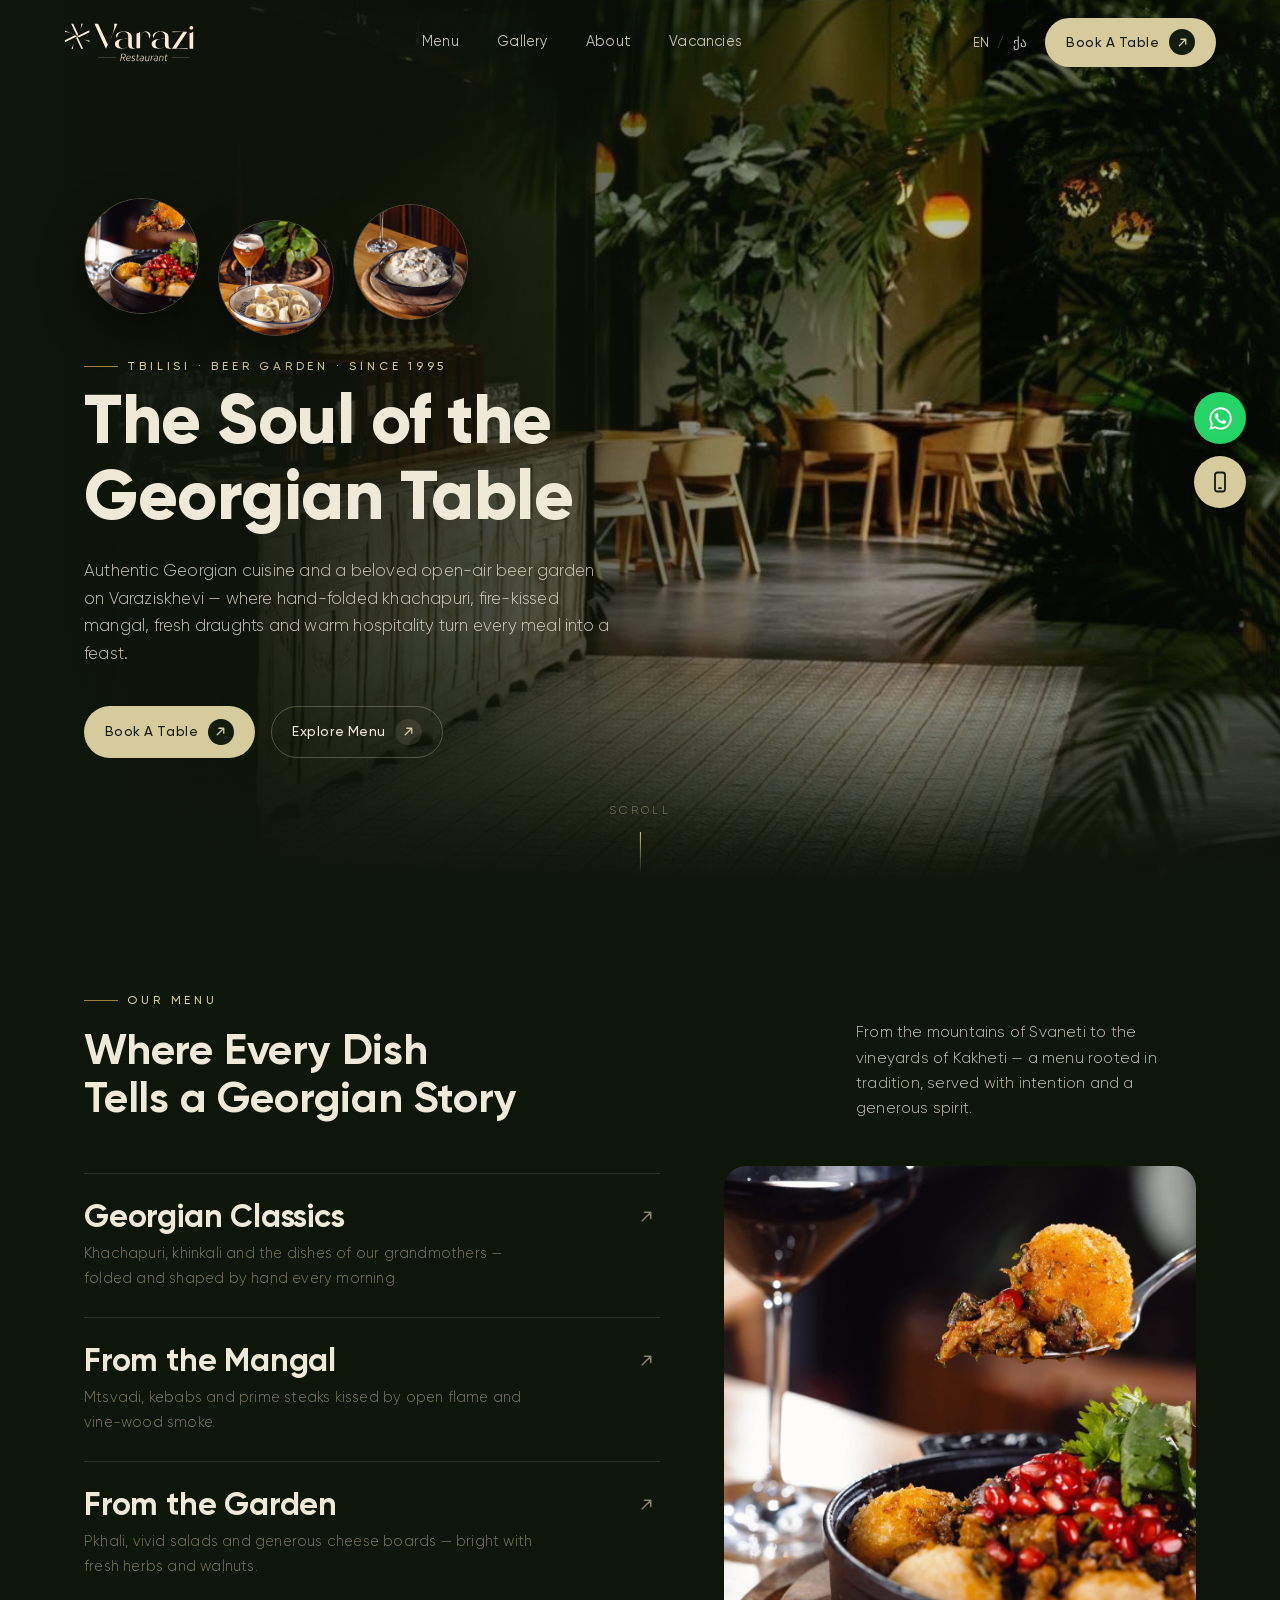
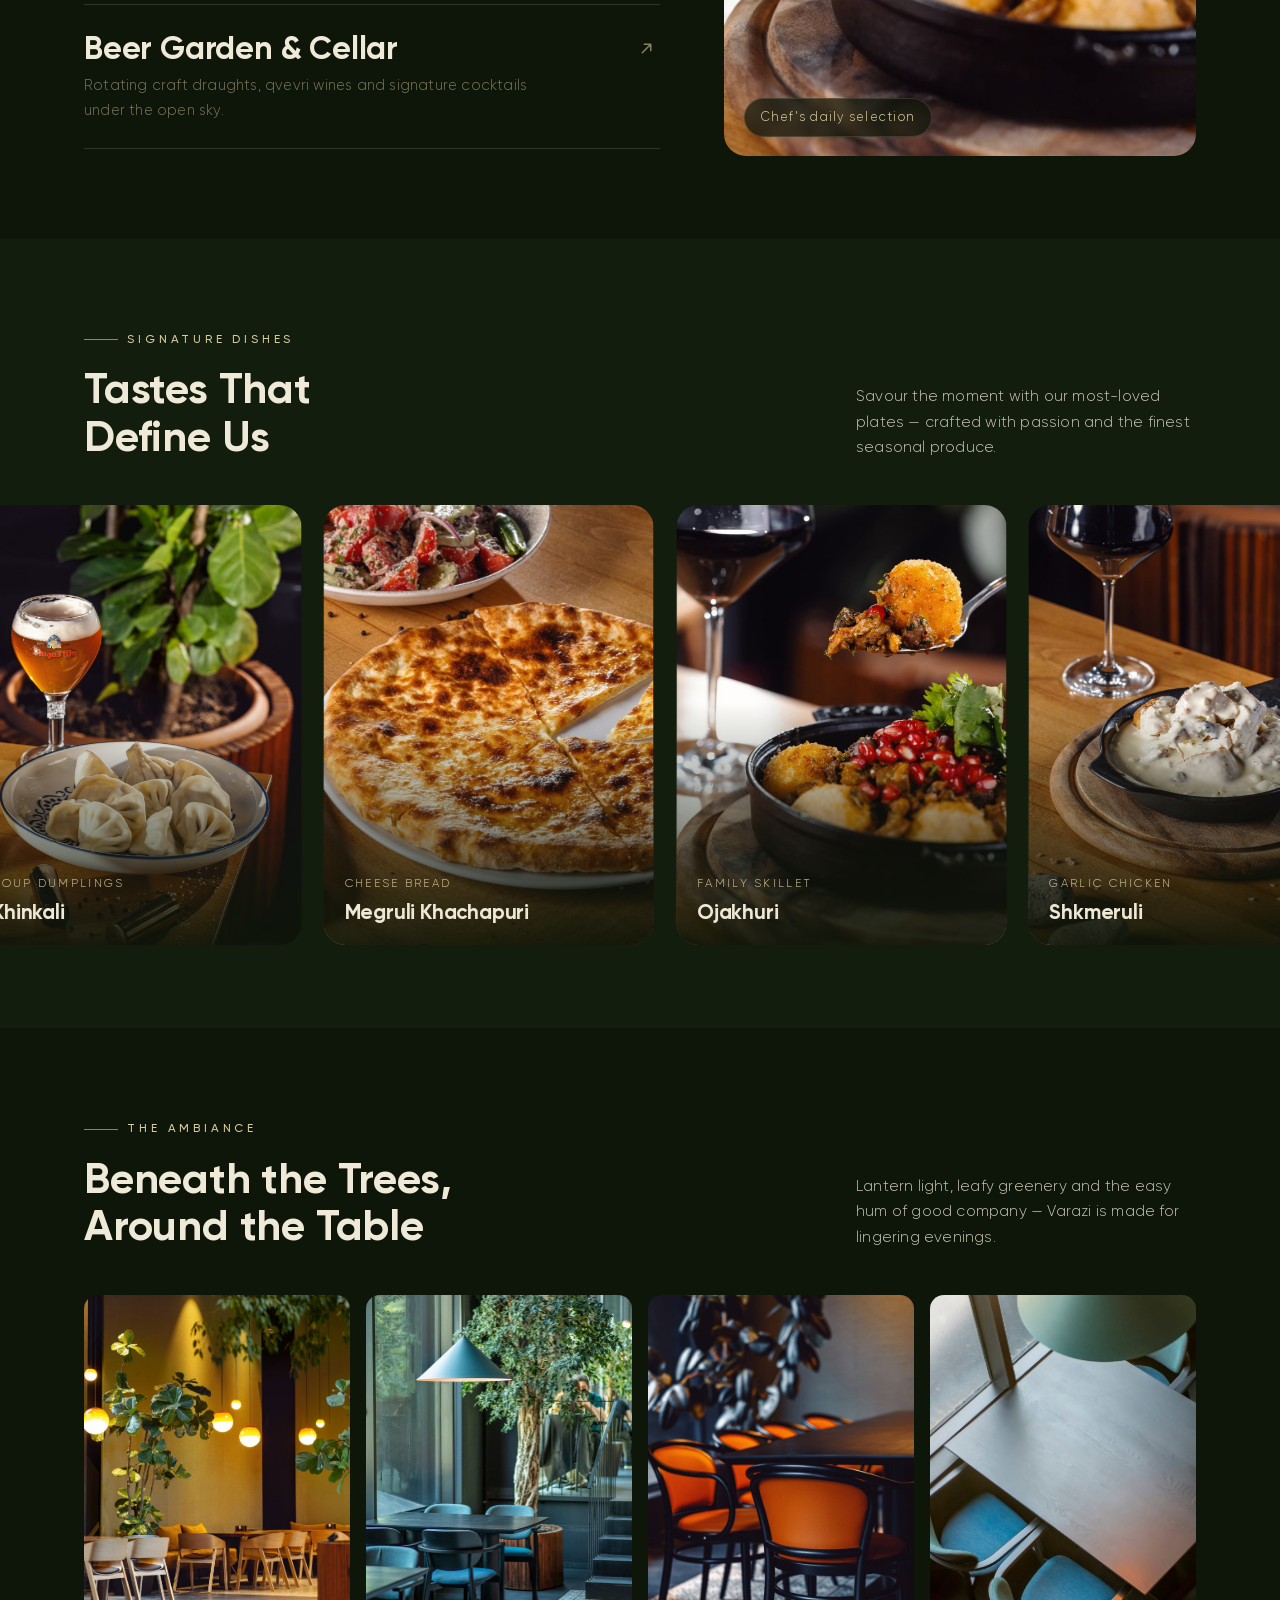
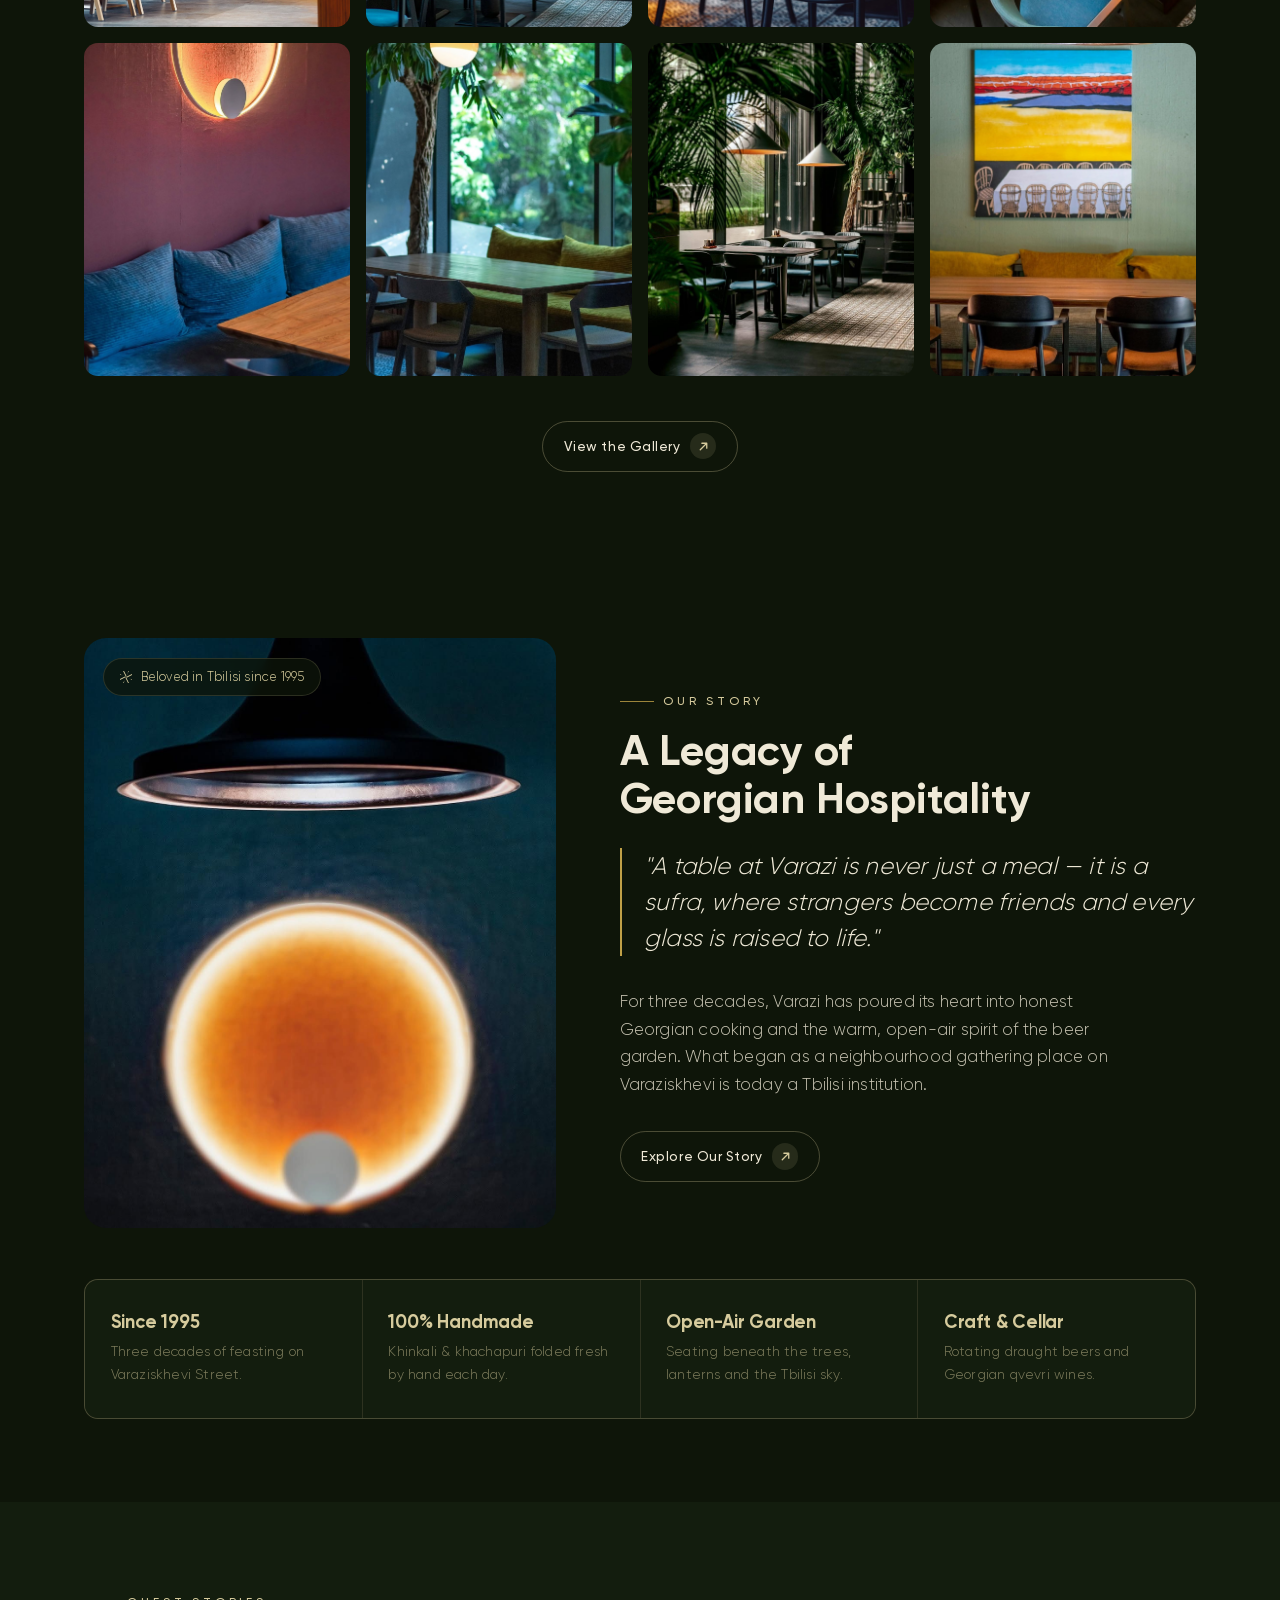
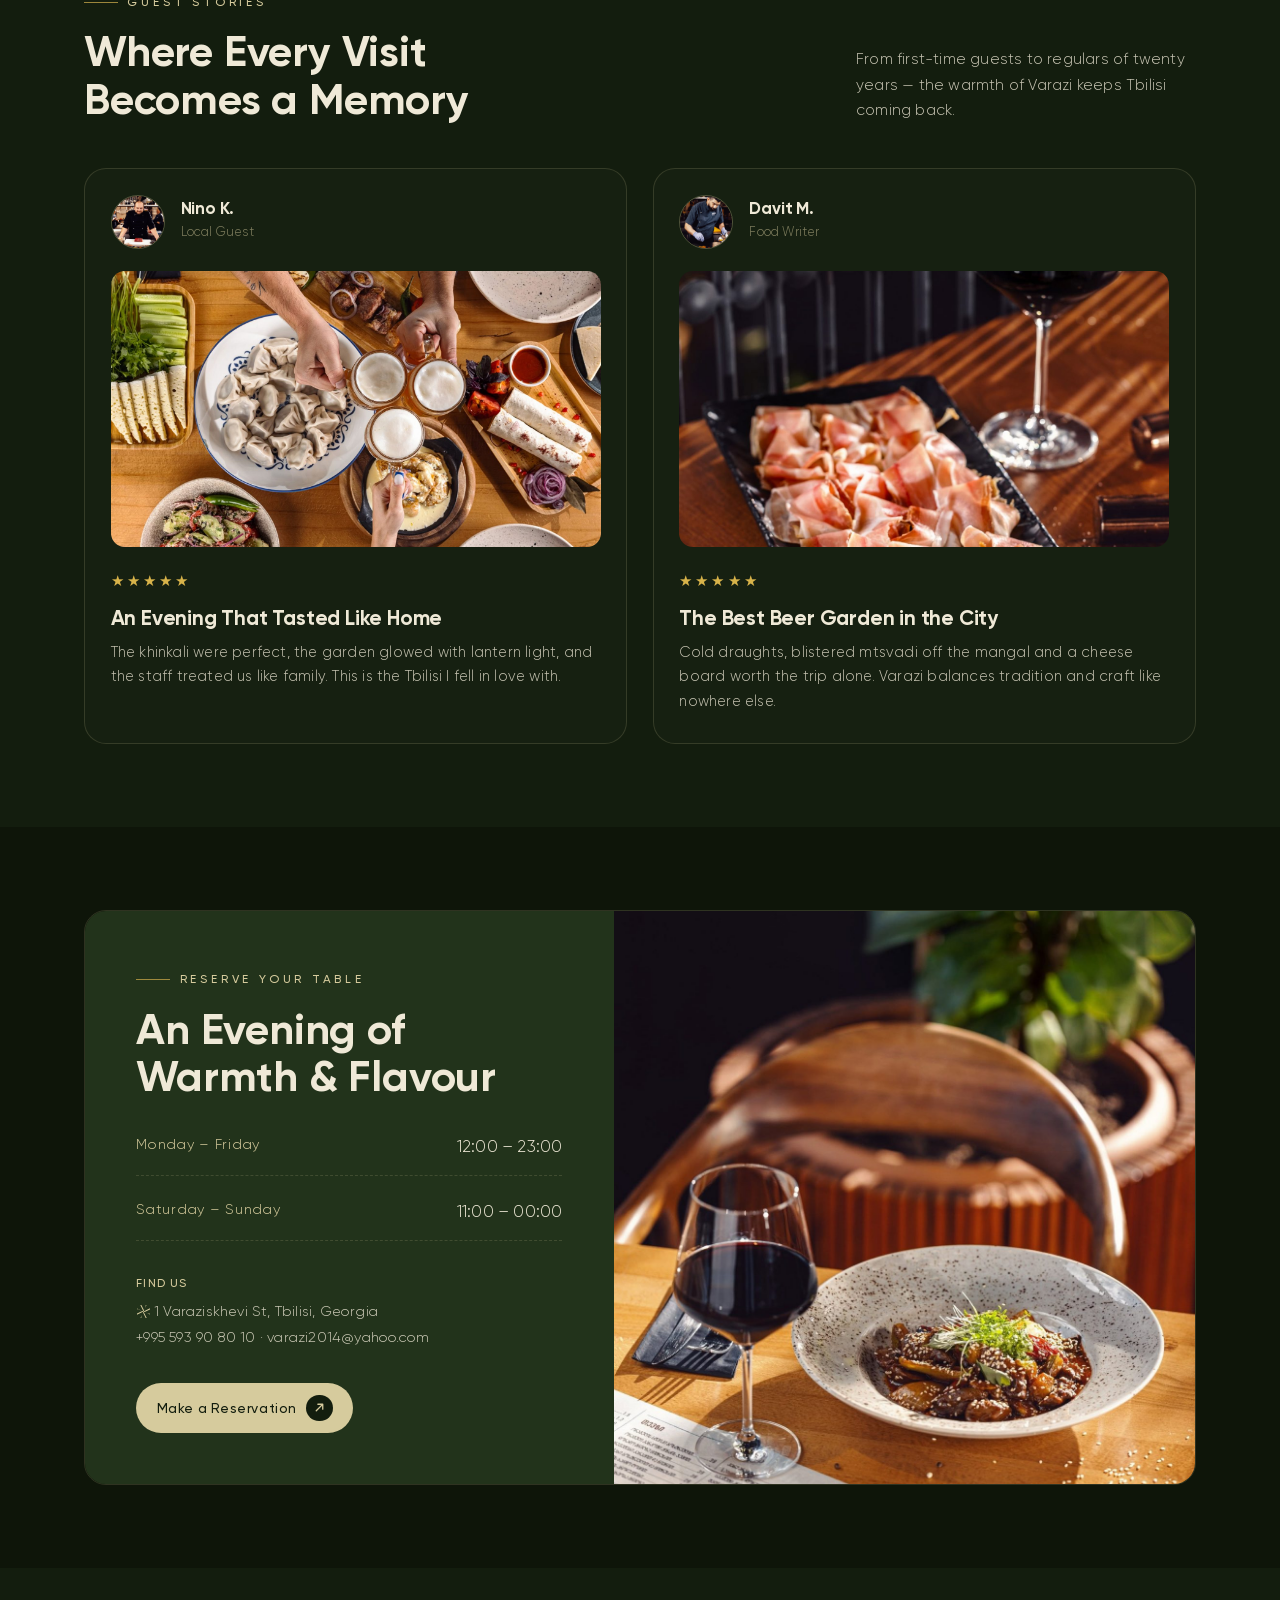
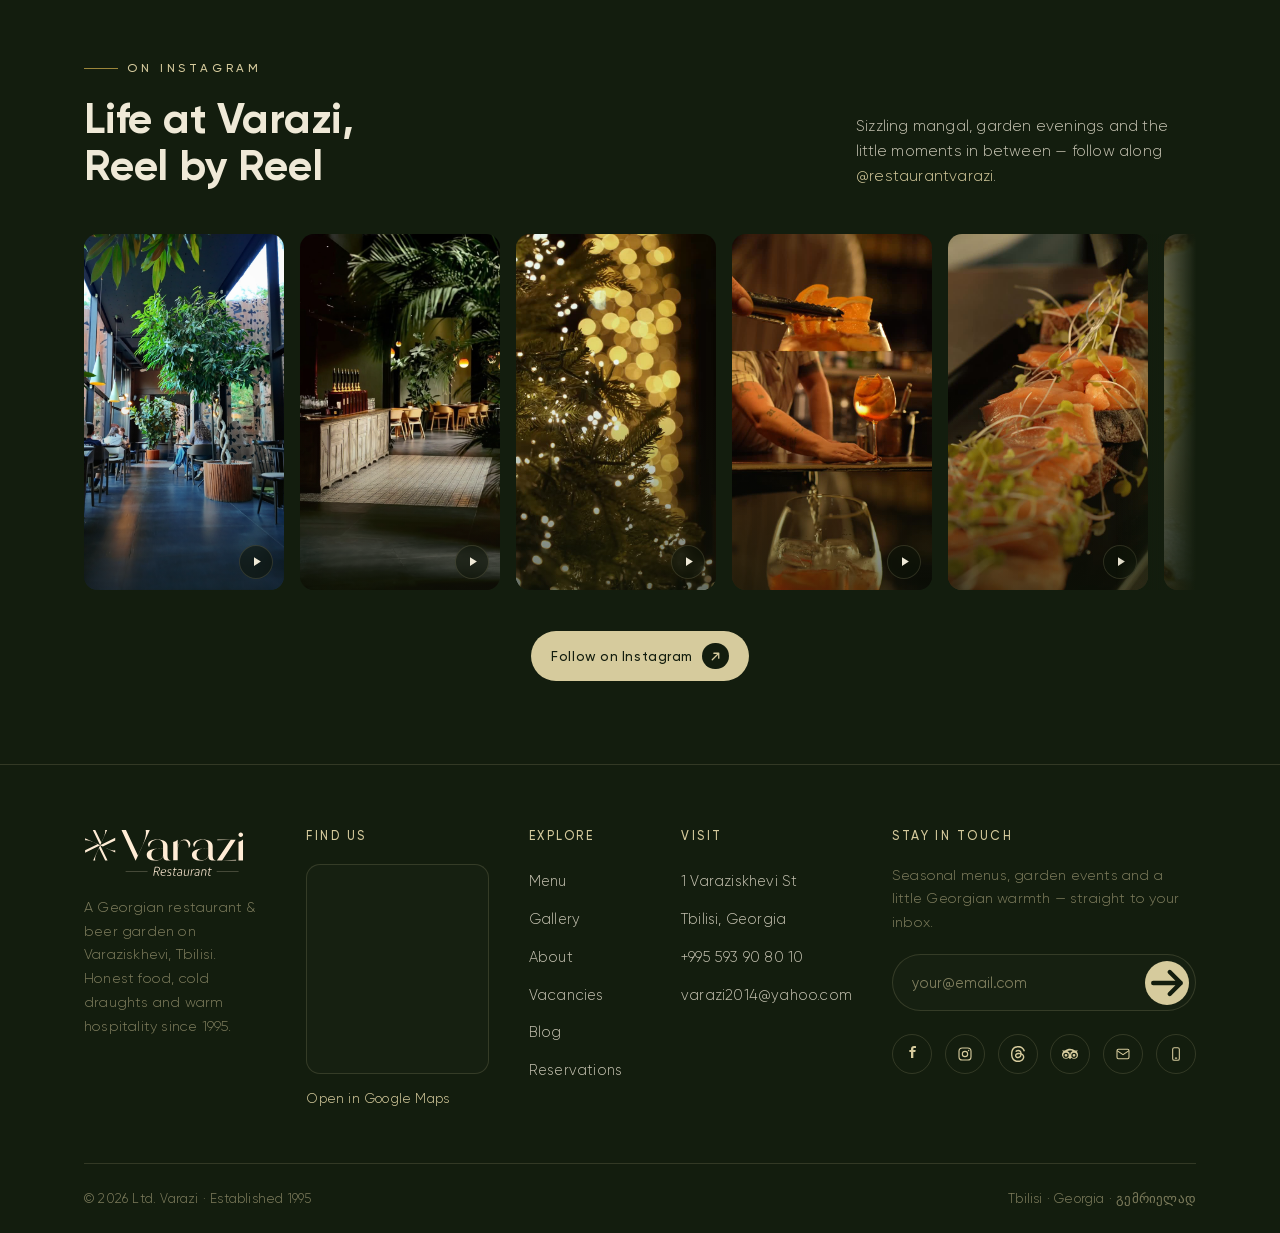
<file: index.html>
<!DOCTYPE html>
<html lang="en">
<head>
<meta charset="UTF-8" />
<meta name="viewport" content="width=device-width, initial-scale=1.0" />
<script>document.documentElement.classList.add('js');(function(){var d=document.documentElement;try{var L=localStorage.getItem('varazi-lang')||'en';d.lang=L;if(L==='ka')d.classList.add('lang-ka');}catch(e){}
/* Intro plays on every load of the home page, refreshes included. */
d.classList.add('intro-on');})();</script>
<title>Varazi — Georgian Restaurant & Beer Garden, Tbilisi</title>
<meta name="description" content="Authentic Georgian cuisine and a celebrated beer garden on Varaziskhevi, Tbilisi. Handmade khachapuri & khinkali, mangal grills, craft draughts and Georgian wine since 1995." />
<link rel="preconnect" href="https://fonts.googleapis.com" />
<link rel="preconnect" href="https://fonts.gstatic.com" crossorigin />
<link rel="stylesheet" href="assets/css/styles.css?v=20" />
</head>
<body>

<!-- ============ INTRO ============ -->
<div class="intro" aria-hidden="true"><span class="intro-mark"></span></div>
<script>
/* Kept inline and self-contained: the sheet must lift even if main.js
   never loads. Waits for the page, but never longer than CAP. */
(function(){
  var d = document.documentElement;
  if (!d.classList.contains('intro-on')) return;
  /* ~2.3s hold + 1.35s fade ≈ 3.65s total. The half-turn runs 3.1s and is
     still easing to its stop as the fade starts, so nothing lands abruptly. */
  var MIN = 2300, CAP = 3300, t0 = Date.now();
  var hide  = function(){
    d.classList.add('intro-done');
    /* Drop the sheet once the fade has finished — visibility:hidden alone
       would leave the mark in the render tree for the life of the page. */
    setTimeout(function(){
      var el = document.querySelector('.intro');
      if (el && el.parentNode) el.parentNode.removeChild(el);
    }, 1500);
  };
  var ready = function(){ setTimeout(hide, Math.max(0, MIN - (Date.now() - t0))); };
  if (document.readyState === 'complete') ready();
  else window.addEventListener('load', ready, { once: true });
  setTimeout(hide, CAP);
})();
</script>

<!-- ============ NAV ============ -->
<header class="nav">
  <a class="brand" href="index.html" aria-label="Varazi home">
    <img class="brand-logo" src="assets/img/varazi-logo.svg" alt="Varazi" />
  </a>
  <nav class="nav-links">
    <a href="menu.html">Menu</a>
    <a href="gallery.html">Gallery</a>
    <a href="about.html">About</a>
    <a href="vacancies.html">Vacancies</a>
  </nav>
  <div class="nav-cta">
    <div class="lang-switch" role="group" aria-label="Language">
      <button type="button" data-lang="en">EN</button><span>/</span><button type="button" data-lang="ka">ქა</button>
    </div>
    <a href="reservations.html" class="btn btn-primary">Book A Table
      <span class="ico"><svg viewBox="0 0 16 16" fill="none" stroke="currentColor" stroke-width="1.6" stroke-linecap="round" stroke-linejoin="round"><path d="M4 12 12 4M6 4h6v6"/></svg></span>
    </a>
    <button class="nav-toggle" aria-label="Open menu"><span></span><span></span><span></span></button>
  </div>
</header>
<div class="nav-mobile">
  <a href="menu.html">Menu</a><a href="gallery.html">Gallery</a><a href="about.html">About</a><a href="vacancies.html">Vacancies</a>
  <a href="reservations.html" class="btn btn-primary">Book A Table
    <span class="ico"><svg viewBox="0 0 16 16" fill="none" stroke="currentColor" stroke-width="1.6" stroke-linecap="round" stroke-linejoin="round"><path d="M4 12 12 4M6 4h6v6"/></svg></span>
  </a>
  <div class="lang-switch lang-switch-mobile" role="group" aria-label="Language">
    <button type="button" data-lang="en">English</button><span>/</span><button type="button" data-lang="ka">ქართული</button>
  </div>
</div>

<!-- ============ HERO ============ -->
<section class="hero">
  <div class="hero-bg"><img src="assets/img/interior-3.jpg" alt="Varazi dining room with greenery and warm light" /></div>
  <div class="wrap hero-inner">
    <div class="hero-dishes reveal">
      <img src="assets/img/ojakhuri.jpg" alt="Ojakhuri" />
      <img src="assets/img/khinkali.jpg" alt="Khinkali" />
      <img src="assets/img/shkmeruli.jpg" alt="Shkmeruli" />
    </div>
    <span class="eyebrow reveal">Tbilisi · Beer Garden · Since 1995</span>
    <h1 class="display reveal d1">The Soul of the Georgian Table</h1>
    <p class="lead reveal d2">Authentic Georgian cuisine and a beloved open-air beer garden on Varaziskhevi — where hand-folded khachapuri, fire-kissed mangal, fresh draughts and warm hospitality turn every meal into a feast.</p>
    <div class="hero-actions reveal d3">
      <a href="reservations.html" class="btn btn-primary">Book A Table
        <span class="ico"><svg viewBox="0 0 16 16" fill="none" stroke="currentColor" stroke-width="1.6" stroke-linecap="round" stroke-linejoin="round"><path d="M4 12 12 4M6 4h6v6"/></svg></span>
      </a>
      <a href="menu.html" class="btn btn-ghost">Explore Menu
        <span class="ico"><svg viewBox="0 0 16 16" fill="none" stroke="currentColor" stroke-width="1.6" stroke-linecap="round" stroke-linejoin="round"><path d="M4 12 12 4M6 4h6v6"/></svg></span>
      </a>
    </div>
  </div>
  <div class="scroll-hint">Scroll</div>
</section>

<!-- ============ OUR MENU ============ -->
<section class="section-pad">
  <div class="wrap">
    <div class="sec-head">
      <div class="titles reveal">
        <span class="eyebrow">Our Menu</span>
        <h2 class="section-title">Where Every Dish<br/>Tells a Georgian Story</h2>
      </div>
      <p class="note reveal d1">From the mountains of Svaneti to the vineyards of Kakheti — a menu rooted in tradition, served with intention and a generous spirit.</p>
    </div>

    <div class="menu-feature">
      <div class="menu-list reveal">
        <a class="m-item" href="menu.html#georgian">
          <div class="row"><h3>Georgian Classics</h3><span class="arrow"><svg viewBox="0 0 16 16" fill="none" stroke="currentColor" stroke-width="1.6" stroke-linecap="round" stroke-linejoin="round"><path d="M4 12 12 4M6 4h6v6"/></svg></span></div>
          <p>Khachapuri, khinkali and the dishes of our grandmothers — folded and shaped by hand every morning.</p>
        </a>
        <a class="m-item" href="menu.html#grill">
          <div class="row"><h3>From the Mangal</h3><span class="arrow"><svg viewBox="0 0 16 16" fill="none" stroke="currentColor" stroke-width="1.6" stroke-linecap="round" stroke-linejoin="round"><path d="M4 12 12 4M6 4h6v6"/></svg></span></div>
          <p>Mtsvadi, kebabs and prime steaks kissed by open flame and vine-wood smoke.</p>
        </a>
        <a class="m-item" href="menu.html#garden">
          <div class="row"><h3>From the Garden</h3><span class="arrow"><svg viewBox="0 0 16 16" fill="none" stroke="currentColor" stroke-width="1.6" stroke-linecap="round" stroke-linejoin="round"><path d="M4 12 12 4M6 4h6v6"/></svg></span></div>
          <p>Pkhali, vivid salads and generous cheese boards — bright with fresh herbs and walnuts.</p>
        </a>
        <a class="m-item" href="menu.html#alcohol">
          <div class="row"><h3>Beer Garden &amp; Cellar</h3><span class="arrow"><svg viewBox="0 0 16 16" fill="none" stroke="currentColor" stroke-width="1.6" stroke-linecap="round" stroke-linejoin="round"><path d="M4 12 12 4M6 4h6v6"/></svg></span></div>
          <p>Rotating craft draughts, qvevri wines and signature cocktails under the open sky.</p>
        </a>
      </div>
      <div class="menu-feature-img reveal d2">
        <img src="assets/img/ojakhuri.jpg" alt="Signature Georgian dish" />
        <span class="tag">Chef's daily selection</span>
      </div>
    </div>
  </div>
</section>

<!-- ============ SIGNATURE DISHES ============ -->
<section class="sig section-pad">
  <div class="wrap">
    <div class="sec-head">
      <div class="titles reveal">
        <span class="eyebrow">Signature Dishes</span>
        <h2 class="section-title">Tastes That<br/>Define Us</h2>
      </div>
      <p class="note reveal d1">Savour the moment with our most-loved plates — crafted with passion and the finest seasonal produce.</p>
    </div>
  </div>
  <div class="sig-track-wrap reveal">
      <div class="sig-track">
        <a class="sig-card" href="menu.html#georgian"><img src="assets/img/khinkali.jpg" alt="Khinkali"><div class="cap"><small>Soup Dumplings</small><h3>Khinkali</h3></div></a>
        <a class="sig-card" href="menu.html#georgian"><img src="assets/img/khachapuri-2.jpg" alt="Megruli Khachapuri"><div class="cap"><small>Cheese Bread</small><h3>Megruli Khachapuri</h3></div></a>
        <a class="sig-card" href="menu.html#georgian"><img src="assets/img/ojakhuri.jpg" alt="Ojakhuri"><div class="cap"><small>Family Skillet</small><h3>Ojakhuri</h3></div></a>
        <a class="sig-card" href="menu.html#georgian"><img src="assets/img/shkmeruli.jpg" alt="Shkmeruli"><div class="cap"><small>Garlic Chicken</small><h3>Shkmeruli</h3></div></a>
        <a class="sig-card" href="menu.html#grill"><img src="assets/img/pork-mcvadi.jpg" alt="Mtsvadi"><div class="cap"><small>Grilled Skewers</small><h3>Mtsvadi</h3></div></a>
        <a class="sig-card" href="menu.html#georgian"><img src="assets/img/chaqafuli.jpg" alt="Chakhokhbili"><div class="cap"><small>Herbed Stew</small><h3>Chakhokhbili</h3></div></a>
      </div>
  </div>
</section>

<!-- ============ AMBIANCE ============ -->
<section class="section-pad">
  <div class="wrap">
    <div class="sec-head">
      <div class="titles reveal">
        <span class="eyebrow">The Ambiance</span>
        <h2 class="section-title">Beneath the Trees,<br/>Around the Table</h2>
      </div>
      <p class="note reveal d1">Lantern light, leafy greenery and the easy hum of good company — Varazi is made for lingering evenings.</p>
    </div>
    <div class="gallery-row reveal">
      <figure><a href="gallery.html#interior"><img src="assets/img/interior-11.jpg" alt="Varazi interior"></a></figure>
      <figure><a href="gallery.html#exterior"><img src="assets/img/interior-7.jpg" alt="Garden seating"></a></figure>
      <figure><a href="gallery.html#interior"><img src="assets/img/interior-12.jpg" alt="Dining area"></a></figure>
      <figure><a href="gallery.html#interior"><img src="assets/img/interior-9.jpg" alt="Greenery by the window"></a></figure>
      <figure><a href="gallery.html#interior"><img src="assets/img/interior-lighting-2.jpg" alt="Warm lighting"></a></figure>
      <figure><a href="gallery.html#exterior"><img src="assets/img/interior-8.jpg" alt="Cosy corner"></a></figure>
      <figure><a href="gallery.html#interior"><img src="assets/img/interior.jpg" alt="Plants and seating"></a></figure>
      <figure><a href="gallery.html#exterior"><img src="assets/img/interior-6.jpg" alt="Dining room"></a></figure>
    </div>
    <div class="center reveal d1" style="margin-top:clamp(1.8rem,3.5vw,2.8rem)">
      <a href="gallery.html#interior" class="btn btn-ghost">View the Gallery
        <span class="ico"><svg viewBox="0 0 16 16" fill="none" stroke="currentColor" stroke-width="1.6" stroke-linecap="round" stroke-linejoin="round"><path d="M4 12 12 4M6 4h6v6"/></svg></span>
      </a>
    </div>
  </div>
</section>

<!-- ============ STORY + STATS ============ -->
<section class="section-pad">
  <div class="wrap">
    <div class="story">
      <div class="story-img reveal">
        <img src="assets/img/interior-ligting.jpg" alt="Varazi at dusk" />
        <span class="badge"><span class="mark spin-star" aria-hidden="true"></span> Beloved in Tbilisi since 1995</span>
      </div>
      <div class="reveal d1">
        <span class="eyebrow">Our Story</span>
        <h2 class="section-title" style="margin:1rem 0">A Legacy of<br/>Georgian Hospitality</h2>
        <blockquote>"A table at Varazi is never just a meal — it is a sufra, where strangers become friends and every glass is raised to life."</blockquote>
        <p class="lead">For three decades, Varazi has poured its heart into honest Georgian cooking and the warm, open-air spirit of the beer garden. What began as a neighbourhood gathering place on Varaziskhevi is today a Tbilisi institution.</p>
        <div style="margin-top:2rem">
          <a href="about.html" class="btn btn-ghost">Explore Our Story
            <span class="ico"><svg viewBox="0 0 16 16" fill="none" stroke="currentColor" stroke-width="1.6" stroke-linecap="round" stroke-linejoin="round"><path d="M4 12 12 4M6 4h6v6"/></svg></span>
          </a>
        </div>
      </div>
    </div>

    <div class="stats">
      <div class="stat reveal"><h3>Since 1995</h3><p>Three decades of feasting on Varaziskhevi Street.</p></div>
      <div class="stat reveal d1"><h3>100% Handmade</h3><p>Khinkali &amp; khachapuri folded fresh by hand each day.</p></div>
      <div class="stat reveal d2"><h3>Open-Air Garden</h3><p>Seating beneath the trees, lanterns and the Tbilisi sky.</p></div>
      <div class="stat reveal d3"><h3>Craft &amp; Cellar</h3><p>Rotating draught beers and Georgian qvevri wines.</p></div>
    </div>
  </div>
</section>

<!-- ============ TESTIMONIALS ============ -->
<section class="testi section-pad">
  <div class="wrap">
    <div class="sec-head">
      <div class="titles reveal">
        <span class="eyebrow">Guest Stories</span>
        <h2 class="section-title">Where Every Visit<br/>Becomes a Memory</h2>
      </div>
      <p class="note reveal d1">From first-time guests to regulars of twenty years — the warmth of Varazi keeps Tbilisi coming back.</p>
    </div>
    <div class="testi-grid">
      <article class="testi-card reveal">
        <div class="who">
          <img src="assets/img/sheff.jpg" alt="Nino K.">
          <div><h4>Nino K.</h4><span>Local Guest</span></div>
        </div>
        <div class="photo"><img src="assets/img/sufra-3.jpg" alt="A full Georgian table"></div>
        <div class="body">
          <div class="stars">★★★★★</div>
          <h3>An Evening That Tasted Like Home</h3>
          <p>The khinkali were perfect, the garden glowed with lantern light, and the staff treated us like family. This is the Tbilisi I fell in love with.</p>
        </div>
      </article>
      <article class="testi-card reveal d1">
        <div class="who">
          <img src="assets/img/interior-kitchen-3.jpg" alt="Davit M.">
          <div><h4>Davit M.</h4><span>Food Writer</span></div>
        </div>
        <div class="photo"><img src="assets/img/perchuto-plate.jpg" alt="Charcuterie and wine"></div>
        <div class="body">
          <div class="stars">★★★★★</div>
          <h3>The Best Beer Garden in the City</h3>
          <p>Cold draughts, blistered mtsvadi off the mangal and a cheese board worth the trip alone. Varazi balances tradition and craft like nowhere else.</p>
        </div>
      </article>
    </div>
  </div>
</section>

<!-- ============ RESERVE CTA ============ -->
<section class="section-pad">
  <div class="wrap">
    <div class="reserve-cta reveal">
      <div class="info">
        <span class="eyebrow">Reserve Your Table</span>
        <h2 class="section-title">An Evening of<br/>Warmth &amp; Flavour</h2>
        <div class="hours">
          <div class="h-row"><span class="day">Monday – Friday</span><span class="time">12:00 – 23:00</span></div>
          <div class="h-row"><span class="day">Saturday – Sunday</span><span class="time">11:00 – 00:00</span></div>
        </div>
        <div class="addr">
          <strong>Find Us</strong>
          <span class="mark mark-pin" aria-hidden="true"></span> 1 Varaziskhevi St, Tbilisi, Georgia<br/>
          +995 593 90 80 10 · varazi2014@yahoo.com
        </div>
        <a href="reservations.html" class="btn btn-primary">Make a Reservation
          <span class="ico"><svg viewBox="0 0 16 16" fill="none" stroke="currentColor" stroke-width="1.6" stroke-linecap="round" stroke-linejoin="round"><path d="M4 12 12 4M6 4h6v6"/></svg></span>
        </a>
      </div>
      <div class="pic"><img src="assets/img/table-for-1-3.jpg" alt="A set table with wine at Varazi"></div>
    </div>
  </div>
</section>

<!-- ============ INSTAGRAM REELS ============ -->
<section class="reels section-pad">
  <div class="wrap">
    <div class="sec-head">
      <div class="titles reveal">
        <span class="eyebrow">On Instagram</span>
        <h2 class="section-title">Life at Varazi,<br/>Reel by Reel</h2>
      </div>
      <p class="note reveal d1">Sizzling mangal, garden evenings and the little moments in between — follow along <a href="https://www.instagram.com/restaurantvarazi/" target="_blank" rel="noopener" class="ig-handle">@restaurantvarazi</a>.</p>
    </div>
    <div class="reels-viewport reveal">
    <div class="reels-track">
      <a class="reel-card" data-video="assets/video/reel-DaDz1dRgQX_.mp4" href="https://www.instagram.com/reel/DaDz1dRgQX_/" target="_blank" rel="noopener" aria-label="Play reel: a walk through Varazi"><img src="assets/img/reel-DaDz1dRgQX_.jpg" alt="A walk through Varazi"><span class="reel-play"><svg viewBox="0 0 24 24" fill="currentColor"><path d="M8 5v14l11-7z"/></svg></span></a>
      <a class="reel-card" data-video="assets/video/reel-DYuz6auAfjJ.mp4" href="https://www.instagram.com/reel/DYuz6auAfjJ/" target="_blank" rel="noopener" aria-label="Play reel: the bar and the taps"><img src="assets/img/reel-DYuz6auAfjJ.jpg" alt="The bar and the taps"><span class="reel-play"><svg viewBox="0 0 24 24" fill="currentColor"><path d="M8 5v14l11-7z"/></svg></span></a>
      <a class="reel-card" data-video="assets/video/reel-DSrkaOCjQVg.mp4" href="https://www.instagram.com/reel/DSrkaOCjQVg/" target="_blank" rel="noopener" aria-label="Play reel: festive nights at Varazi"><img src="assets/img/reel-DSrkaOCjQVg.jpg" alt="Festive nights at Varazi"><span class="reel-play"><svg viewBox="0 0 24 24" fill="currentColor"><path d="M8 5v14l11-7z"/></svg></span></a>
      <a class="reel-card" data-video="assets/video/reel-DM76ACONg3S.mp4" href="https://www.instagram.com/reel/DM76ACONg3S/" target="_blank" rel="noopener" aria-label="Play reel: cocktail craft"><img src="assets/img/reel-DM76ACONg3S.jpg" alt="Cocktail craft at the bar"><span class="reel-play"><svg viewBox="0 0 24 24" fill="currentColor"><path d="M8 5v14l11-7z"/></svg></span></a>
      <a class="reel-card" data-video="assets/video/reel-DMPwPAgt8Sh.mp4" href="https://www.instagram.com/reel/DMPwPAgt8Sh/" target="_blank" rel="noopener" aria-label="Play reel: plated in the kitchen"><img src="assets/img/reel-DMPwPAgt8Sh.jpg" alt="Plated in the kitchen"><span class="reel-play"><svg viewBox="0 0 24 24" fill="currentColor"><path d="M8 5v14l11-7z"/></svg></span></a>
      <a class="reel-card" data-youtube="frpJt1A5dTw" data-wide="true" href="https://www.youtube.com/watch?v=frpJt1A5dTw" target="_blank" rel="noopener" aria-label="Play video: tasting Lazuri khachapuri"><img src="assets/img/video-frpJt1A5dTw.jpg" alt="Tasting Lazuri khachapuri at Varazi"><span class="reel-play"><svg viewBox="0 0 24 24" fill="currentColor"><path d="M8 5v14l11-7z"/></svg></span></a>
    </div>
      <button class="reels-nav prev" type="button" aria-label="Scroll reels left"><svg viewBox="0 0 24 24" fill="none" stroke="currentColor" stroke-width="2" stroke-linecap="round" stroke-linejoin="round"><path d="M15 18 9 12l6-6"/></svg></button>
      <button class="reels-nav next" type="button" aria-label="Scroll reels right"><svg viewBox="0 0 24 24" fill="none" stroke="currentColor" stroke-width="2" stroke-linecap="round" stroke-linejoin="round"><path d="m9 18 6-6-6-6"/></svg></button>
    </div>
    <div class="center reveal d1" style="margin-top:clamp(1.8rem,3.5vw,2.6rem)">
      <a href="https://www.instagram.com/restaurantvarazi/" target="_blank" rel="noopener" class="btn btn-primary">Follow on Instagram
        <span class="ico"><svg viewBox="0 0 16 16" fill="none" stroke="currentColor" stroke-width="1.6" stroke-linecap="round" stroke-linejoin="round"><path d="M4 12 12 4M6 4h6v6"/></svg></span>
      </a>
    </div>
  </div>
</section>

<!-- ============ FOOTER ============ -->
<footer class="footer">
  <div class="wrap">
    <div class="footer-grid">
      <div>
        <a class="brand" href="index.html">
          <img class="brand-logo" src="assets/img/varazi-logo.svg" alt="Varazi" />
        </a>
        <p class="about">A Georgian restaurant &amp; beer garden on Varaziskhevi, Tbilisi. Honest food, cold draughts and warm hospitality since 1995.</p>
      </div>
      <div class="map">
        <h4>Find Us</h4>
        <div class="map-embed">
          <iframe src="https://www.openstreetmap.org/export/embed.html?bbox=44.77422%2C41.70745%2C44.78622%2C41.71545&amp;layer=mapnik&amp;marker=41.71145%2C44.78022" title="Varazi location map" loading="lazy" referrerpolicy="no-referrer-when-downgrade" allowfullscreen></iframe>
          <a class="map-overlay" href="https://www.google.com/maps/search/?api=1&amp;query=1+Varaziskhevi+Street,+Tbilisi,+Georgia" target="_blank" rel="noopener" aria-label="Open Varazi location in Google Maps"></a>
        </div>
        <a class="map-link" href="https://www.google.com/maps/search/?api=1&amp;query=1+Varaziskhevi+Street,+Tbilisi,+Georgia" target="_blank" rel="noopener">Open in Google Maps</a>
      </div>
      <div class="col">
        <h4>Explore</h4>
        <a href="menu.html">Menu</a><a href="gallery.html">Gallery</a><a href="about.html">About</a><a href="vacancies.html">Vacancies</a><a href="blog.html">Blog</a><a href="reservations.html">Reservations</a>
      </div>
      <div class="col">
        <h4>Visit</h4>
        <a href="#">1 Varaziskhevi St</a><a href="#">Tbilisi, Georgia</a><a href="tel:+995593908010">+995 593 90 80 10</a><a href="mailto:varazi2014@yahoo.com">varazi2014@yahoo.com</a>
      </div>
      <div class="news">
        <h4>Stay in Touch</h4>
        <p>Seasonal menus, garden events and a little Georgian warmth — straight to your inbox.</p>
        <form>
          <input type="email" placeholder="your@email.com" required aria-label="Email address" />
          <button type="submit" aria-label="Subscribe"><svg viewBox="0 0 16 16" fill="none" stroke="currentColor" stroke-width="1.6" stroke-linecap="round" stroke-linejoin="round"><path d="M3 8h10M9 4l4 4-4 4"/></svg></button>
        </form>
        <div class="socials">
          <a href="https://www.facebook.com/varazibeergarden/?locale=ka_GE" aria-label="Facebook"><svg viewBox="0 0 24 24" width="16" fill="currentColor"><path d="M14 9h3l.5-3H14V4.5c0-.8.3-1.5 1.5-1.5H18V.2C17.5.1 16.3 0 15 0c-2.7 0-4.5 1.6-4.5 4.6V6H8v3h2.5v9H14V9z"/></svg></a>
          <a href="https://www.instagram.com/restaurantvarazi/" aria-label="Instagram"><svg viewBox="0 0 24 24" width="16" fill="none" stroke="currentColor" stroke-width="1.7"><rect x="3" y="3" width="18" height="18" rx="5"/><circle cx="12" cy="12" r="4"/><circle cx="17.4" cy="6.6" r="1.1" fill="currentColor" stroke="none"/></svg></a>
          <a href="https://www.threads.net/@restaurantvarazi" target="_blank" rel="noopener" aria-label="Threads"><svg viewBox="0 0 24 24" width="16" fill="currentColor"><path d="M12.186 24h-.007c-3.581-.024-6.334-1.205-8.184-3.509C2.35 18.44 1.5 15.586 1.472 12.01v-.017c.03-3.579.879-6.43 2.525-8.482C5.845 1.205 8.6.024 12.18 0h.014c2.746.02 5.043.725 6.826 2.098 1.677 1.29 2.858 3.13 3.509 5.467l-2.04.569c-1.104-3.96-3.898-5.984-8.304-6.015-2.91.022-5.11.936-6.54 2.717C4.307 6.504 3.616 8.914 3.589 12c.027 3.086.718 5.496 2.057 7.164 1.43 1.783 3.631 2.698 6.54 2.717 2.623-.02 4.358-.631 5.8-2.045 1.647-1.613 1.618-3.593 1.09-4.798-.31-.71-.873-1.3-1.634-1.75-.192 1.352-.622 2.446-1.284 3.272-.886 1.102-2.14 1.704-3.73 1.79-1.202.065-2.361-.218-3.259-.801-1.063-.689-1.685-1.74-1.752-2.964-.065-1.19.408-2.285 1.33-3.082.88-.76 2.119-1.207 3.583-1.291a13.853 13.853 0 0 1 3.02.142c-.126-.742-.375-1.332-.75-1.757-.513-.586-1.308-.883-2.359-.89h-.029c-.844 0-1.992.232-2.721 1.32L7.734 7.847c.98-1.454 2.568-2.256 4.478-2.256h.044c3.194.02 5.097 1.975 5.287 5.388.108.046.216.094.321.142 1.49.7 2.58 1.761 3.154 3.07.797 1.82.871 4.79-1.548 7.158-1.85 1.81-4.094 2.628-7.277 2.65Zm1.003-11.69c-.242 0-.487.007-.739.021-1.836.103-2.98.946-2.916 2.143.067 1.256 1.452 1.839 2.784 1.767 1.224-.065 2.818-.543 3.086-3.71a10.5 10.5 0 0 0-2.215-.221z"/></svg></a>
          <a href="https://www.tripadvisor.com/Restaurant_Review-g294195-d16216231-Reviews-Varazi_Restaurant-Tbilisi.html" target="_blank" rel="noopener" aria-label="Tripadvisor"><svg viewBox="0 0 24 24" width="16" fill="currentColor"><path d="M12.006 4.295c-2.67 0-5.338.784-7.645 2.353H0l1.963 2.135a5.997 5.997 0 0 0 4.04 10.436 5.976 5.976 0 0 0 4.075-1.6L12 19.705l1.922-2.09a5.972 5.972 0 0 0 4.072 1.598 6 6 0 0 0 6-5.998 5.982 5.982 0 0 0-1.957-4.438l1.963-2.135h-4.361a13.505 13.505 0 0 0-7.633-2.347zM12 6.705c1.334 0 2.652.24 3.891.703a6.008 6.008 0 0 0-3.887 5.588 6.006 6.006 0 0 0-3.889-5.586A11.35 11.35 0 0 1 12 6.705zm-5.997 3.293a3.999 3.999 0 1 1 0 7.998 3.999 3.999 0 0 1 0-7.998zm11.994 0a3.999 3.999 0 1 1 0 7.998 3.999 3.999 0 0 1 0-7.998zm-11.994 1.9a2.1 2.1 0 1 0 0 4.199 2.1 2.1 0 0 0 0-4.2zm11.994 0a2.1 2.1 0 1 0 0 4.199 2.1 2.1 0 0 0 0-4.2z"/></svg></a>
          <a href="mailto:varazi2014@yahoo.com" aria-label="Email"><svg viewBox="0 0 24 24" width="16" fill="none" stroke="currentColor" stroke-width="1.6"><rect x="3" y="5" width="18" height="14" rx="2"/><path d="m3 7 9 6 9-6"/></svg></a>
          <a href="tel:+995593908010" aria-label="Call us"><svg viewBox="0 0 24 24" width="16" fill="none" stroke="currentColor" stroke-width="1.6" stroke-linecap="round"><rect x="7" y="2.5" width="10" height="19" rx="2.5"/><path d="M11 18.2h2"/></svg></a>
        </div>
      </div>
    </div>
    <div class="footer-bottom">
      <span>© <span id="year">2025</span> Ltd. Varazi · Established 1995</span>
      <span>Tbilisi · Georgia · გემრიელად</span>
    </div>
  </div>
</footer>
<!-- ============ WHATSAPP ============ -->
<button class="wa-fab" aria-label="Contact us on WhatsApp" aria-expanded="false" aria-controls="wa-pop">
  <svg viewBox="0 0 24 24" fill="currentColor" aria-hidden="true"><path d="M12.04 2C6.58 2 2.13 6.45 2.13 11.91c0 1.75.46 3.46 1.32 4.96L2 22l5.25-1.38a9.9 9.9 0 0 0 4.79 1.22h.01c5.46 0 9.91-4.45 9.91-9.91 0-2.65-1.03-5.14-2.9-7.01A9.82 9.82 0 0 0 12.04 2zm0 18.15h-.01a8.23 8.23 0 0 1-4.19-1.15l-.3-.18-3.12.82.83-3.04-.2-.31a8.2 8.2 0 0 1-1.26-4.38c0-4.54 3.7-8.24 8.25-8.24 2.2 0 4.27.86 5.83 2.42a8.19 8.19 0 0 1 2.41 5.83c0 4.54-3.7 8.23-8.24 8.23zm4.52-6.16c-.25-.12-1.47-.72-1.69-.81-.23-.08-.39-.12-.56.13-.16.24-.64.8-.79.97-.14.16-.29.18-.54.06-.25-.12-1.05-.39-1.99-1.23-.74-.66-1.23-1.47-1.38-1.72-.14-.25-.01-.38.11-.5.11-.11.25-.29.37-.43.12-.15.16-.25.25-.41.08-.17.04-.31-.02-.43-.06-.12-.56-1.34-.76-1.84-.2-.48-.41-.42-.56-.43-.14-.01-.31-.01-.47-.01-.17 0-.43.06-.66.31-.23.25-.86.85-.86 2.07 0 1.22.89 2.4 1.01 2.56.12.17 1.75 2.67 4.23 3.74.59.26 1.05.41 1.41.52.59.19 1.13.16 1.56.1.48-.07 1.47-.6 1.68-1.18.21-.58.21-1.07.14-1.18-.06-.11-.22-.17-.47-.29z"/></svg>
</button>
<div class="wa-pop" id="wa-pop" role="dialog" aria-label="WhatsApp">
  <button class="wa-close" aria-label="Close"><svg viewBox="0 0 16 16" fill="none" stroke="currentColor" stroke-width="2" stroke-linecap="round"><path d="M3 3l10 10M13 3 3 13"/></svg></button>
  <div class="wa-head">
    <span class="wa-avatar"><svg viewBox="0 0 24 24" fill="currentColor" aria-hidden="true"><path d="M12.04 2C6.58 2 2.13 6.45 2.13 11.91c0 1.75.46 3.46 1.32 4.96L2 22l5.25-1.38a9.9 9.9 0 0 0 4.79 1.22h.01c5.46 0 9.91-4.45 9.91-9.91 0-2.65-1.03-5.14-2.9-7.01A9.82 9.82 0 0 0 12.04 2zm0 18.15h-.01a8.23 8.23 0 0 1-4.19-1.15l-.3-.18-3.12.82.83-3.04-.2-.31a8.2 8.2 0 0 1-1.26-4.38c0-4.54 3.7-8.24 8.25-8.24 2.2 0 4.27.86 5.83 2.42a8.19 8.19 0 0 1 2.41 5.83c0 4.54-3.7 8.23-8.24 8.23zm4.52-6.16c-.25-.12-1.47-.72-1.69-.81-.23-.08-.39-.12-.56.13-.16.24-.64.8-.79.97-.14.16-.29.18-.54.06-.25-.12-1.05-.39-1.99-1.23-.74-.66-1.23-1.47-1.38-1.72-.14-.25-.01-.38.11-.5.11-.11.25-.29.37-.43.12-.15.16-.25.25-.41.08-.17.04-.31-.02-.43-.06-.12-.56-1.34-.76-1.84-.2-.48-.41-.42-.56-.43-.14-.01-.31-.01-.47-.01-.17 0-.43.06-.66.31-.23.25-.86.85-.86 2.07 0 1.22.89 2.4 1.01 2.56.12.17 1.75 2.67 4.23 3.74.59.26 1.05.41 1.41.52.59.19 1.13.16 1.56.1.48-.07 1.47-.6 1.68-1.18.21-.58.21-1.07.14-1.18-.06-.11-.22-.17-.47-.29z"/></svg></span>
    <div><h4>Varazi</h4><span class="wa-status">Typically replies within an hour</span></div>
  </div>
  <p>Questions about a table, a large group or the garden? Message us on WhatsApp.</p>
  <a class="wa-cta" href="https://wa.me/995593908010" target="_blank" rel="noopener">Chat on WhatsApp</a>
</div>
<a class="call-fab" href="tel:+995593908010" aria-label="Call Varazi">
  <svg viewBox="0 0 24 24" fill="none" stroke="currentColor" stroke-width="1.8" stroke-linecap="round"><rect x="7" y="2.5" width="10" height="19" rx="2.5"/><path d="M11 18.2h2"/></svg>
</a>


<script>
/* Guaranteed scroll-reveal: animates content in, but always shows it even if
   IntersectionObserver never fires or anything else goes wrong. */
(function(){
  var els=[].slice.call(document.querySelectorAll('.reveal'));
  if(!els.length)return;
  var showAll=function(){els.forEach(function(e){e.classList.add('in');});};
  if('IntersectionObserver' in window){
    var io=new IntersectionObserver(function(en){
      en.forEach(function(x){if(x.isIntersecting){x.target.classList.add('in');io.unobserve(x.target);}});
    },{threshold:0.08,rootMargin:'0px 0px -5% 0px'});
    els.forEach(function(e){io.observe(e);});
    setTimeout(showAll,1200);            /* hard safety net */
    window.addEventListener('load',function(){setTimeout(showAll,200);});
  } else { showAll(); }
})();
</script>
<script src="assets/js/i18n.js?v=4"></script>
<script src="assets/js/main.js?v=8"></script>
</body>
</html>
</file>
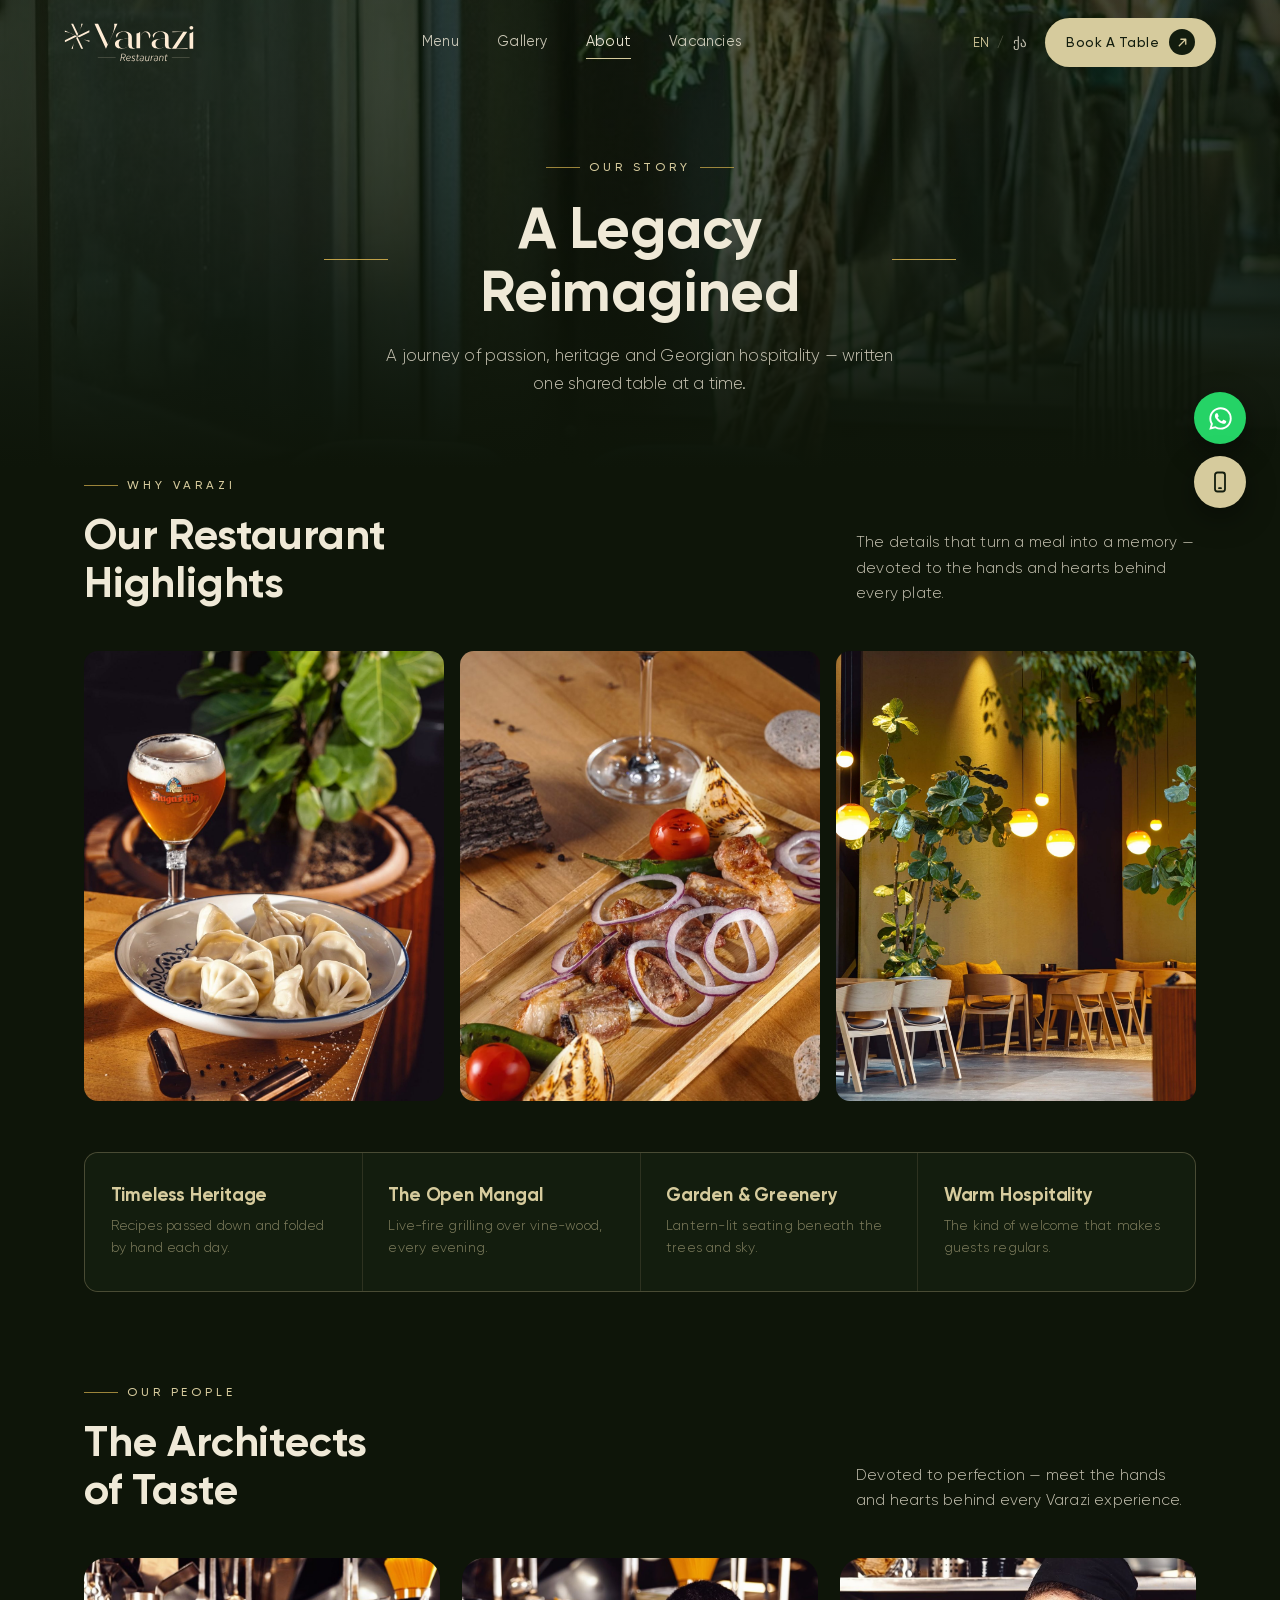
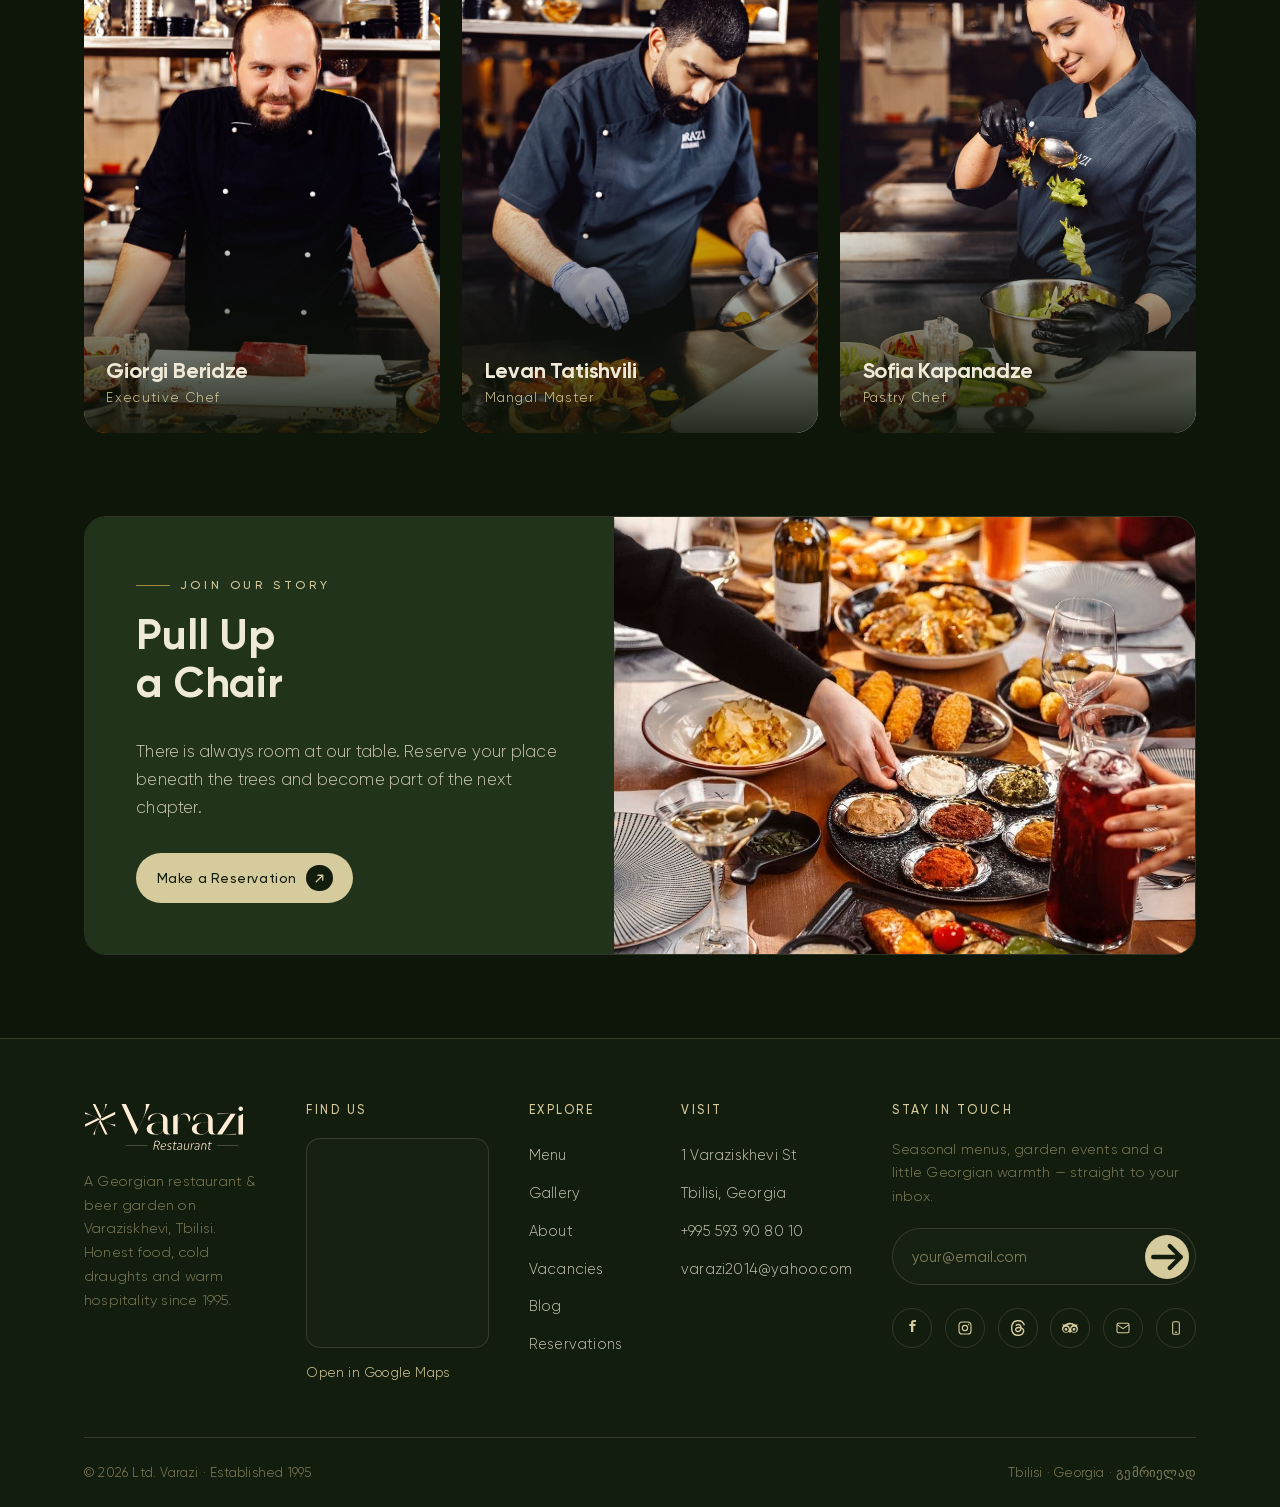
<file: about.html>
<!DOCTYPE html>
<html lang="en">
<head>
<meta charset="UTF-8" />
<meta name="viewport" content="width=device-width, initial-scale=1.0" />
<script>document.documentElement.classList.add('js');(function(){try{var L=localStorage.getItem('varazi-lang')||'en';document.documentElement.lang=L;if(L==='ka')document.documentElement.classList.add('lang-ka');}catch(e){}})();</script>
<title>About — Varazi Georgian Restaurant & Beer Garden</title>
<meta name="description" content="The story of Varazi — three decades of Georgian hospitality, mangal grills and an open-air beer garden on Varaziskhevi, Tbilisi, since 1995." />
<link rel="preconnect" href="https://fonts.googleapis.com" />
<link rel="preconnect" href="https://fonts.gstatic.com" crossorigin />
<link rel="stylesheet" href="assets/css/styles.css?v=20" />
</head>
<body>

<!-- ============ NAV ============ -->
<header class="nav">
  <a class="brand" href="index.html" aria-label="Varazi home">
    <img class="brand-logo" src="assets/img/varazi-logo.svg" alt="Varazi" />
  </a>
  <nav class="nav-links">
    <a href="menu.html">Menu</a>
    <a href="gallery.html">Gallery</a>
    <a href="about.html" class="active">About</a>
    <a href="vacancies.html">Vacancies</a>
  </nav>
  <div class="nav-cta">
    <div class="lang-switch" role="group" aria-label="Language">
      <button type="button" data-lang="en">EN</button><span>/</span><button type="button" data-lang="ka">ქა</button>
    </div>
    <a href="reservations.html" class="btn btn-primary">Book A Table
      <span class="ico"><svg viewBox="0 0 16 16" fill="none" stroke="currentColor" stroke-width="1.6" stroke-linecap="round" stroke-linejoin="round"><path d="M4 12 12 4M6 4h6v6"/></svg></span>
    </a>
    <button class="nav-toggle" aria-label="Open menu"><span></span><span></span><span></span></button>
  </div>
</header>
<div class="nav-mobile">
  <a href="menu.html">Menu</a><a href="gallery.html">Gallery</a><a href="about.html">About</a><a href="vacancies.html">Vacancies</a>
  <a href="reservations.html" class="btn btn-primary">Book A Table
    <span class="ico"><svg viewBox="0 0 16 16" fill="none" stroke="currentColor" stroke-width="1.6" stroke-linecap="round" stroke-linejoin="round"><path d="M4 12 12 4M6 4h6v6"/></svg></span>
  </a>
  <div class="lang-switch lang-switch-mobile" role="group" aria-label="Language">
    <button type="button" data-lang="en">English</button><span>/</span><button type="button" data-lang="ka">ქართული</button>
  </div>
</div>

<!-- ============ PAGE HERO ============ -->
<section class="page-hero">
  <div class="hero-bg"><img src="assets/img/interior-7.jpg" alt="The Varazi garden" /></div>
  <div class="inner">
    <span class="eyebrow centered reveal">Our Story</span>
    <h1 class="reveal d1"><span class="deco-title">A Legacy Reimagined</span></h1>
    <p class="lead reveal d2" style="margin-inline:auto">A journey of passion, heritage and Georgian hospitality — written one shared table at a time.</p>
  </div>
</section>

<!-- ============ HIGHLIGHTS ============ -->
<section class="section-pad" style="padding-top:0">
  <div class="wrap">
    <div class="sec-head">
      <div class="titles reveal">
        <span class="eyebrow">Why Varazi</span>
        <h2 class="section-title">Our Restaurant<br/>Highlights</h2>
      </div>
      <p class="note reveal d1">The details that turn a meal into a memory — devoted to the hands and hearts behind every plate.</p>
    </div>
    <div class="gallery-row trio reveal">
      <figure><img src="assets/img/khinkali.jpg" alt="Hand-folded khinkali" loading="lazy"></figure>
      <figure><img src="assets/img/pork-mcvadi.jpg" alt="Mtsvadi over the open mangal" loading="lazy"></figure>
      <figure><img src="assets/img/interior-11.jpg" alt="The Varazi garden at golden hour" loading="lazy"></figure>
    </div>
    <div class="stats">
      <div class="stat reveal"><h3>Timeless Heritage</h3><p>Recipes passed down and folded by hand each day.</p></div>
      <div class="stat reveal d1"><h3>The Open Mangal</h3><p>Live-fire grilling over vine-wood, every evening.</p></div>
      <div class="stat reveal d2"><h3>Garden &amp; Greenery</h3><p>Lantern-lit seating beneath the trees and sky.</p></div>
      <div class="stat reveal d3"><h3>Warm Hospitality</h3><p>The kind of welcome that makes guests regulars.</p></div>
    </div>
  </div>
</section>

<!-- ============ TEAM ============ -->
<section class="section-pad" style="padding-top:0">
  <div class="wrap">
    <div class="sec-head">
      <div class="titles reveal">
        <span class="eyebrow">Our People</span>
        <h2 class="section-title">The Architects<br/>of Taste</h2>
      </div>
      <p class="note reveal d1">Devoted to perfection — meet the hands and hearts behind every Varazi experience.</p>
    </div>
    <div class="team-grid">
      <article class="team-card reveal">
        <img src="assets/img/sheff.jpg" alt="Giorgi Beridze">
        <div class="info"><h3>Giorgi Beridze</h3><span>Executive Chef</span></div>
      </article>
      <article class="team-card reveal d1">
        <img src="assets/img/interior-kitchen-3.jpg" alt="Levan Tatishvili">
        <div class="info"><h3>Levan Tatishvili</h3><span>Mangal Master</span></div>
      </article>
      <article class="team-card reveal d2">
        <img src="assets/img/interior-kitchen-4.jpg" alt="Sofia Kapanadze">
        <div class="info"><h3>Sofia Kapanadze</h3><span>Pastry Chef</span></div>
      </article>
    </div>
  </div>
</section>

<!-- ============ CTA ============ -->
<section class="section-pad" style="padding-top:0">
  <div class="wrap">
    <div class="reserve-cta reveal">
      <div class="info">
        <span class="eyebrow">Join Our Story</span>
        <h2 class="section-title">Pull Up<br/>a Chair</h2>
        <p class="lead" style="margin:1.2rem 0 2rem">There is always room at our table. Reserve your place beneath the trees and become part of the next chapter.</p>
        <a href="reservations.html" class="btn btn-primary">Make a Reservation
          <span class="ico"><svg viewBox="0 0 16 16" fill="none" stroke="currentColor" stroke-width="1.6" stroke-linecap="round" stroke-linejoin="round"><path d="M4 12 12 4M6 4h6v6"/></svg></span>
        </a>
      </div>
      <div class="pic"><img src="assets/img/sufra-1.jpg" alt="A shared Georgian table"></div>
    </div>
  </div>
</section>

<!-- ============ FOOTER ============ -->
<footer class="footer">
  <div class="wrap">
    <div class="footer-grid">
      <div>
        <a class="brand" href="index.html">
          <img class="brand-logo" src="assets/img/varazi-logo.svg" alt="Varazi" />
        </a>
        <p class="about">A Georgian restaurant &amp; beer garden on Varaziskhevi, Tbilisi. Honest food, cold draughts and warm hospitality since 1995.</p>
      </div>
      <div class="map">
        <h4>Find Us</h4>
        <div class="map-embed">
          <iframe src="https://www.openstreetmap.org/export/embed.html?bbox=44.77422%2C41.70745%2C44.78622%2C41.71545&amp;layer=mapnik&amp;marker=41.71145%2C44.78022" title="Varazi location map" loading="lazy" referrerpolicy="no-referrer-when-downgrade" allowfullscreen></iframe>
          <a class="map-overlay" href="https://www.google.com/maps/search/?api=1&amp;query=1+Varaziskhevi+Street,+Tbilisi,+Georgia" target="_blank" rel="noopener" aria-label="Open Varazi location in Google Maps"></a>
        </div>
        <a class="map-link" href="https://www.google.com/maps/search/?api=1&amp;query=1+Varaziskhevi+Street,+Tbilisi,+Georgia" target="_blank" rel="noopener">Open in Google Maps</a>
      </div>
      <div class="col">
        <h4>Explore</h4>
        <a href="menu.html">Menu</a><a href="gallery.html">Gallery</a><a href="about.html">About</a><a href="vacancies.html">Vacancies</a><a href="blog.html">Blog</a><a href="reservations.html">Reservations</a>
      </div>
      <div class="col">
        <h4>Visit</h4>
        <a href="#">1 Varaziskhevi St</a><a href="#">Tbilisi, Georgia</a><a href="tel:+995593908010">+995 593 90 80 10</a><a href="mailto:varazi2014@yahoo.com">varazi2014@yahoo.com</a>
      </div>
      <div class="news">
        <h4>Stay in Touch</h4>
        <p>Seasonal menus, garden events and a little Georgian warmth — straight to your inbox.</p>
        <form>
          <input type="email" placeholder="your@email.com" required aria-label="Email address" />
          <button type="submit" aria-label="Subscribe"><svg viewBox="0 0 16 16" fill="none" stroke="currentColor" stroke-width="1.6" stroke-linecap="round" stroke-linejoin="round"><path d="M3 8h10M9 4l4 4-4 4"/></svg></button>
        </form>
        <div class="socials">
          <a href="https://www.facebook.com/varazibeergarden/?locale=ka_GE" aria-label="Facebook"><svg viewBox="0 0 24 24" width="16" fill="currentColor"><path d="M14 9h3l.5-3H14V4.5c0-.8.3-1.5 1.5-1.5H18V.2C17.5.1 16.3 0 15 0c-2.7 0-4.5 1.6-4.5 4.6V6H8v3h2.5v9H14V9z"/></svg></a>
          <a href="https://www.instagram.com/restaurantvarazi/" aria-label="Instagram"><svg viewBox="0 0 24 24" width="16" fill="none" stroke="currentColor" stroke-width="1.7"><rect x="3" y="3" width="18" height="18" rx="5"/><circle cx="12" cy="12" r="4"/><circle cx="17.4" cy="6.6" r="1.1" fill="currentColor" stroke="none"/></svg></a>
          <a href="https://www.threads.net/@restaurantvarazi" target="_blank" rel="noopener" aria-label="Threads"><svg viewBox="0 0 24 24" width="16" fill="currentColor"><path d="M12.186 24h-.007c-3.581-.024-6.334-1.205-8.184-3.509C2.35 18.44 1.5 15.586 1.472 12.01v-.017c.03-3.579.879-6.43 2.525-8.482C5.845 1.205 8.6.024 12.18 0h.014c2.746.02 5.043.725 6.826 2.098 1.677 1.29 2.858 3.13 3.509 5.467l-2.04.569c-1.104-3.96-3.898-5.984-8.304-6.015-2.91.022-5.11.936-6.54 2.717C4.307 6.504 3.616 8.914 3.589 12c.027 3.086.718 5.496 2.057 7.164 1.43 1.783 3.631 2.698 6.54 2.717 2.623-.02 4.358-.631 5.8-2.045 1.647-1.613 1.618-3.593 1.09-4.798-.31-.71-.873-1.3-1.634-1.75-.192 1.352-.622 2.446-1.284 3.272-.886 1.102-2.14 1.704-3.73 1.79-1.202.065-2.361-.218-3.259-.801-1.063-.689-1.685-1.74-1.752-2.964-.065-1.19.408-2.285 1.33-3.082.88-.76 2.119-1.207 3.583-1.291a13.853 13.853 0 0 1 3.02.142c-.126-.742-.375-1.332-.75-1.757-.513-.586-1.308-.883-2.359-.89h-.029c-.844 0-1.992.232-2.721 1.32L7.734 7.847c.98-1.454 2.568-2.256 4.478-2.256h.044c3.194.02 5.097 1.975 5.287 5.388.108.046.216.094.321.142 1.49.7 2.58 1.761 3.154 3.07.797 1.82.871 4.79-1.548 7.158-1.85 1.81-4.094 2.628-7.277 2.65Zm1.003-11.69c-.242 0-.487.007-.739.021-1.836.103-2.98.946-2.916 2.143.067 1.256 1.452 1.839 2.784 1.767 1.224-.065 2.818-.543 3.086-3.71a10.5 10.5 0 0 0-2.215-.221z"/></svg></a>
          <a href="https://www.tripadvisor.com/Restaurant_Review-g294195-d16216231-Reviews-Varazi_Restaurant-Tbilisi.html" target="_blank" rel="noopener" aria-label="Tripadvisor"><svg viewBox="0 0 24 24" width="16" fill="currentColor"><path d="M12.006 4.295c-2.67 0-5.338.784-7.645 2.353H0l1.963 2.135a5.997 5.997 0 0 0 4.04 10.436 5.976 5.976 0 0 0 4.075-1.6L12 19.705l1.922-2.09a5.972 5.972 0 0 0 4.072 1.598 6 6 0 0 0 6-5.998 5.982 5.982 0 0 0-1.957-4.438l1.963-2.135h-4.361a13.505 13.505 0 0 0-7.633-2.347zM12 6.705c1.334 0 2.652.24 3.891.703a6.008 6.008 0 0 0-3.887 5.588 6.006 6.006 0 0 0-3.889-5.586A11.35 11.35 0 0 1 12 6.705zm-5.997 3.293a3.999 3.999 0 1 1 0 7.998 3.999 3.999 0 0 1 0-7.998zm11.994 0a3.999 3.999 0 1 1 0 7.998 3.999 3.999 0 0 1 0-7.998zm-11.994 1.9a2.1 2.1 0 1 0 0 4.199 2.1 2.1 0 0 0 0-4.2zm11.994 0a2.1 2.1 0 1 0 0 4.199 2.1 2.1 0 0 0 0-4.2z"/></svg></a>
          <a href="mailto:varazi2014@yahoo.com" aria-label="Email"><svg viewBox="0 0 24 24" width="16" fill="none" stroke="currentColor" stroke-width="1.6"><rect x="3" y="5" width="18" height="14" rx="2"/><path d="m3 7 9 6 9-6"/></svg></a>
          <a href="tel:+995593908010" aria-label="Call us"><svg viewBox="0 0 24 24" width="16" fill="none" stroke="currentColor" stroke-width="1.6" stroke-linecap="round"><rect x="7" y="2.5" width="10" height="19" rx="2.5"/><path d="M11 18.2h2"/></svg></a>
        </div>
      </div>
    </div>
    <div class="footer-bottom">
      <span>© <span id="year">2025</span> Ltd. Varazi · Established 1995</span>
      <span>Tbilisi · Georgia · გემრიელად</span>
    </div>
  </div>
</footer>
<!-- ============ WHATSAPP ============ -->
<button class="wa-fab" aria-label="Contact us on WhatsApp" aria-expanded="false" aria-controls="wa-pop">
  <svg viewBox="0 0 24 24" fill="currentColor" aria-hidden="true"><path d="M12.04 2C6.58 2 2.13 6.45 2.13 11.91c0 1.75.46 3.46 1.32 4.96L2 22l5.25-1.38a9.9 9.9 0 0 0 4.79 1.22h.01c5.46 0 9.91-4.45 9.91-9.91 0-2.65-1.03-5.14-2.9-7.01A9.82 9.82 0 0 0 12.04 2zm0 18.15h-.01a8.23 8.23 0 0 1-4.19-1.15l-.3-.18-3.12.82.83-3.04-.2-.31a8.2 8.2 0 0 1-1.26-4.38c0-4.54 3.7-8.24 8.25-8.24 2.2 0 4.27.86 5.83 2.42a8.19 8.19 0 0 1 2.41 5.83c0 4.54-3.7 8.23-8.24 8.23zm4.52-6.16c-.25-.12-1.47-.72-1.69-.81-.23-.08-.39-.12-.56.13-.16.24-.64.8-.79.97-.14.16-.29.18-.54.06-.25-.12-1.05-.39-1.99-1.23-.74-.66-1.23-1.47-1.38-1.72-.14-.25-.01-.38.11-.5.11-.11.25-.29.37-.43.12-.15.16-.25.25-.41.08-.17.04-.31-.02-.43-.06-.12-.56-1.34-.76-1.84-.2-.48-.41-.42-.56-.43-.14-.01-.31-.01-.47-.01-.17 0-.43.06-.66.31-.23.25-.86.85-.86 2.07 0 1.22.89 2.4 1.01 2.56.12.17 1.75 2.67 4.23 3.74.59.26 1.05.41 1.41.52.59.19 1.13.16 1.56.1.48-.07 1.47-.6 1.68-1.18.21-.58.21-1.07.14-1.18-.06-.11-.22-.17-.47-.29z"/></svg>
</button>
<div class="wa-pop" id="wa-pop" role="dialog" aria-label="WhatsApp">
  <button class="wa-close" aria-label="Close"><svg viewBox="0 0 16 16" fill="none" stroke="currentColor" stroke-width="2" stroke-linecap="round"><path d="M3 3l10 10M13 3 3 13"/></svg></button>
  <div class="wa-head">
    <span class="wa-avatar"><svg viewBox="0 0 24 24" fill="currentColor" aria-hidden="true"><path d="M12.04 2C6.58 2 2.13 6.45 2.13 11.91c0 1.75.46 3.46 1.32 4.96L2 22l5.25-1.38a9.9 9.9 0 0 0 4.79 1.22h.01c5.46 0 9.91-4.45 9.91-9.91 0-2.65-1.03-5.14-2.9-7.01A9.82 9.82 0 0 0 12.04 2zm0 18.15h-.01a8.23 8.23 0 0 1-4.19-1.15l-.3-.18-3.12.82.83-3.04-.2-.31a8.2 8.2 0 0 1-1.26-4.38c0-4.54 3.7-8.24 8.25-8.24 2.2 0 4.27.86 5.83 2.42a8.19 8.19 0 0 1 2.41 5.83c0 4.54-3.7 8.23-8.24 8.23zm4.52-6.16c-.25-.12-1.47-.72-1.69-.81-.23-.08-.39-.12-.56.13-.16.24-.64.8-.79.97-.14.16-.29.18-.54.06-.25-.12-1.05-.39-1.99-1.23-.74-.66-1.23-1.47-1.38-1.72-.14-.25-.01-.38.11-.5.11-.11.25-.29.37-.43.12-.15.16-.25.25-.41.08-.17.04-.31-.02-.43-.06-.12-.56-1.34-.76-1.84-.2-.48-.41-.42-.56-.43-.14-.01-.31-.01-.47-.01-.17 0-.43.06-.66.31-.23.25-.86.85-.86 2.07 0 1.22.89 2.4 1.01 2.56.12.17 1.75 2.67 4.23 3.74.59.26 1.05.41 1.41.52.59.19 1.13.16 1.56.1.48-.07 1.47-.6 1.68-1.18.21-.58.21-1.07.14-1.18-.06-.11-.22-.17-.47-.29z"/></svg></span>
    <div><h4>Varazi</h4><span class="wa-status">Typically replies within an hour</span></div>
  </div>
  <p>Questions about a table, a large group or the garden? Message us on WhatsApp.</p>
  <a class="wa-cta" href="https://wa.me/995593908010" target="_blank" rel="noopener">Chat on WhatsApp</a>
</div>
<a class="call-fab" href="tel:+995593908010" aria-label="Call Varazi">
  <svg viewBox="0 0 24 24" fill="none" stroke="currentColor" stroke-width="1.8" stroke-linecap="round"><rect x="7" y="2.5" width="10" height="19" rx="2.5"/><path d="M11 18.2h2"/></svg>
</a>


<script>
(function(){
  var els=[].slice.call(document.querySelectorAll('.reveal'));
  if(!els.length)return;
  var showAll=function(){els.forEach(function(e){e.classList.add('in');});};
  if('IntersectionObserver' in window){
    var io=new IntersectionObserver(function(en){
      en.forEach(function(x){if(x.isIntersecting){x.target.classList.add('in');io.unobserve(x.target);}});
    },{threshold:0.08,rootMargin:'0px 0px -5% 0px'});
    els.forEach(function(e){io.observe(e);});
    setTimeout(showAll,1200);
    window.addEventListener('load',function(){setTimeout(showAll,200);});
  } else { showAll(); }
})();
</script>
<script src="assets/js/i18n.js?v=4"></script>
<script src="assets/js/main.js?v=8"></script>
</body>
</html>
</file>
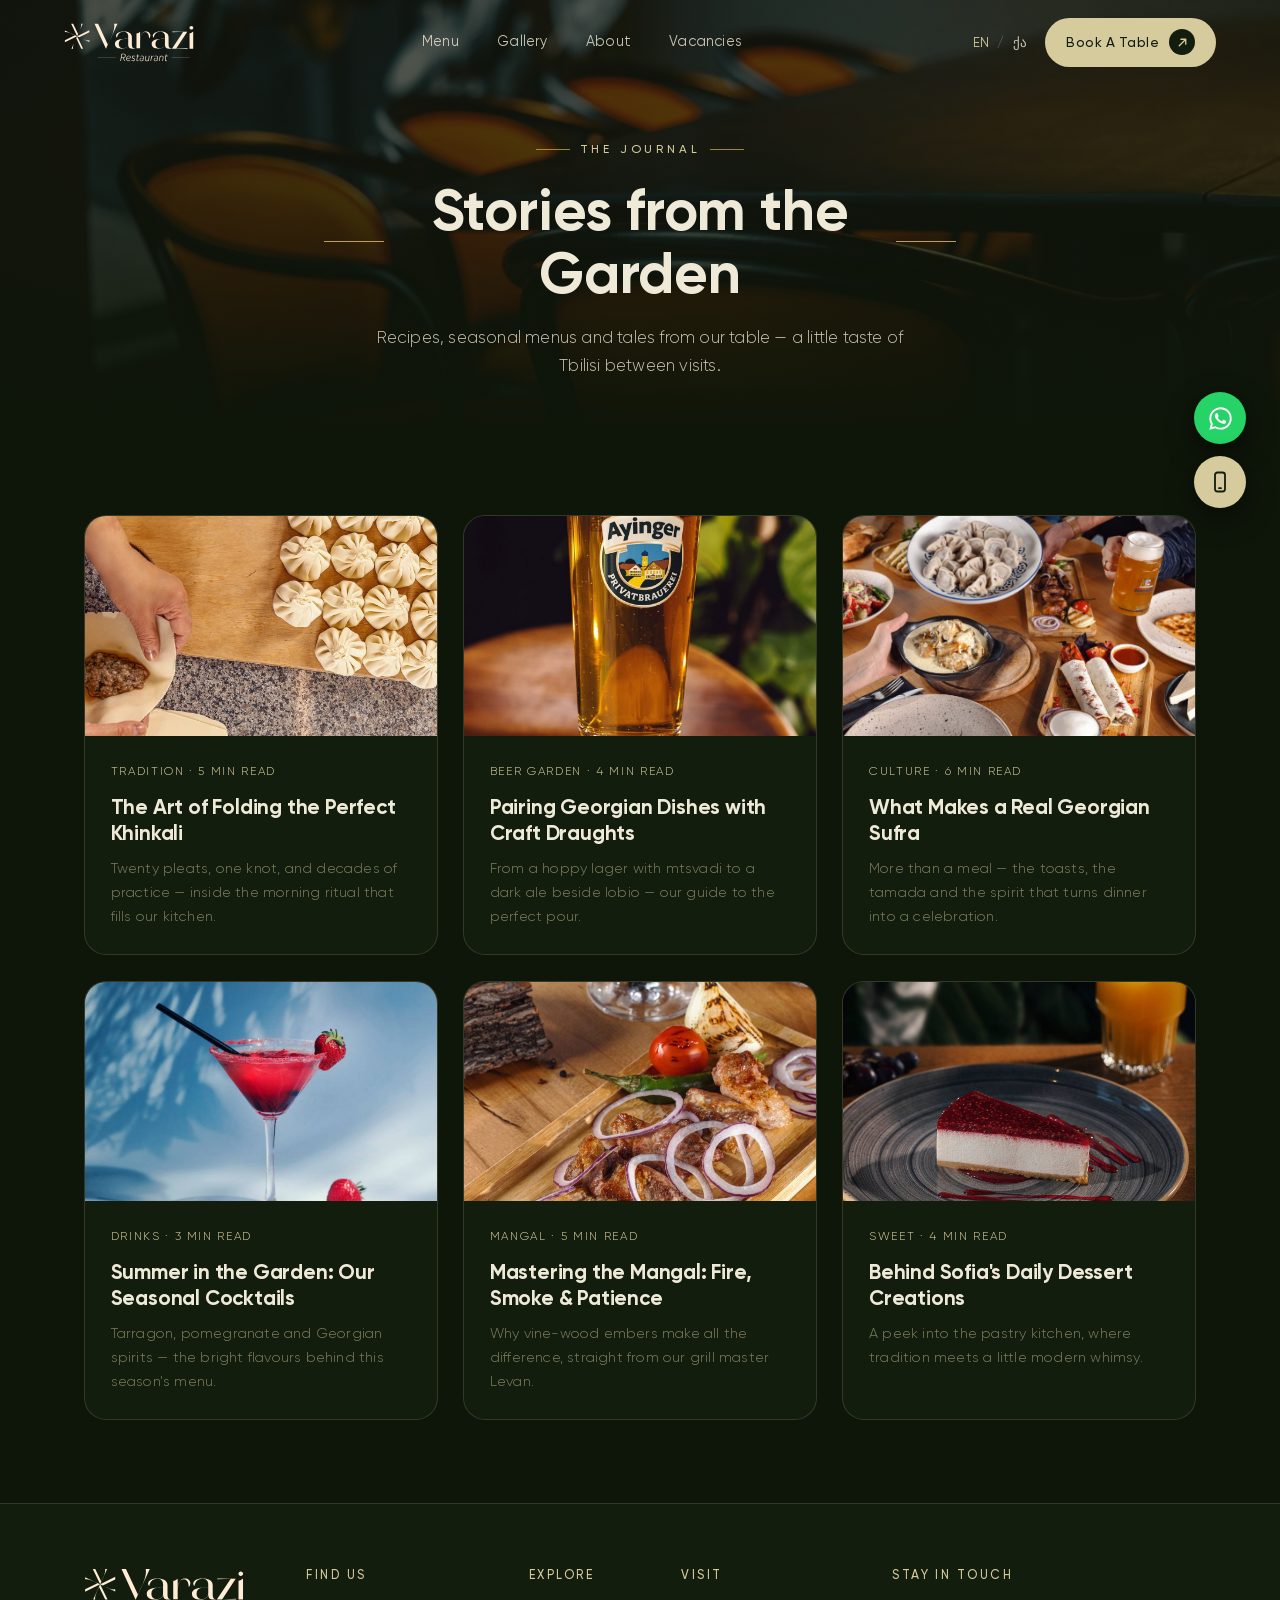
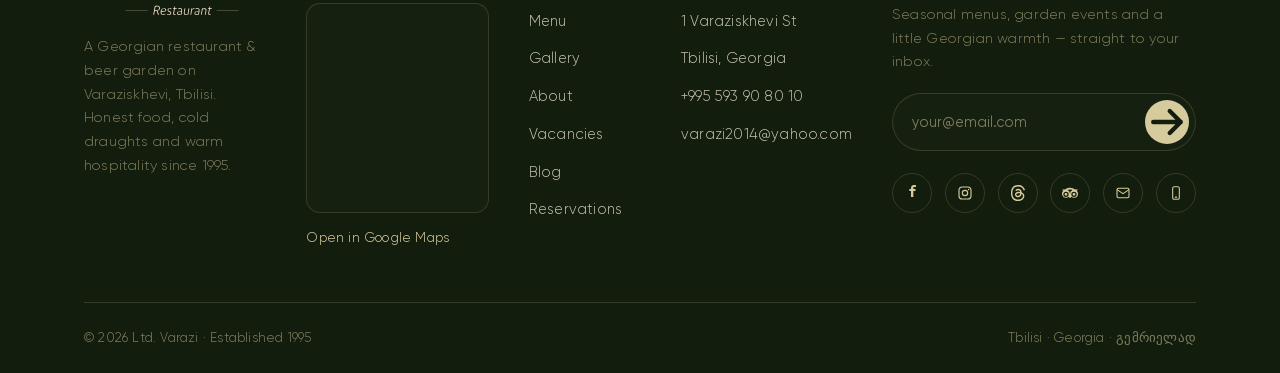
<file: blog.html>
<!DOCTYPE html>
<html lang="en">
<head>
<meta charset="UTF-8" />
<meta name="viewport" content="width=device-width, initial-scale=1.0" />
<script>document.documentElement.classList.add('js');(function(){try{var L=localStorage.getItem('varazi-lang')||'en';document.documentElement.lang=L;if(L==='ka')document.documentElement.classList.add('lang-ka');}catch(e){}})();</script>
<title>Journal — Varazi Georgian Restaurant & Beer Garden</title>
<meta name="description" content="Stories from the Varazi kitchen and garden — Georgian recipes, seasonal menus, beer pairings and tales from Tbilisi." />
<link rel="preconnect" href="https://fonts.googleapis.com" />
<link rel="preconnect" href="https://fonts.gstatic.com" crossorigin />
<link rel="stylesheet" href="assets/css/styles.css?v=20" />
</head>
<body>

<!-- ============ NAV ============ -->
<header class="nav">
  <a class="brand" href="index.html" aria-label="Varazi home">
    <img class="brand-logo" src="assets/img/varazi-logo.svg" alt="Varazi" />
  </a>
  <nav class="nav-links">
    <a href="menu.html">Menu</a>
    <a href="gallery.html">Gallery</a>
    <a href="about.html">About</a>
    <a href="vacancies.html">Vacancies</a>
  </nav>
  <div class="nav-cta">
    <div class="lang-switch" role="group" aria-label="Language">
      <button type="button" data-lang="en">EN</button><span>/</span><button type="button" data-lang="ka">ქა</button>
    </div>
    <a href="reservations.html" class="btn btn-primary">Book A Table
      <span class="ico"><svg viewBox="0 0 16 16" fill="none" stroke="currentColor" stroke-width="1.6" stroke-linecap="round" stroke-linejoin="round"><path d="M4 12 12 4M6 4h6v6"/></svg></span>
    </a>
    <button class="nav-toggle" aria-label="Open menu"><span></span><span></span><span></span></button>
  </div>
</header>
<div class="nav-mobile">
  <a href="menu.html">Menu</a><a href="gallery.html">Gallery</a><a href="about.html">About</a><a href="vacancies.html">Vacancies</a>
  <a href="reservations.html" class="btn btn-primary">Book A Table
    <span class="ico"><svg viewBox="0 0 16 16" fill="none" stroke="currentColor" stroke-width="1.6" stroke-linecap="round" stroke-linejoin="round"><path d="M4 12 12 4M6 4h6v6"/></svg></span>
  </a>
  <div class="lang-switch lang-switch-mobile" role="group" aria-label="Language">
    <button type="button" data-lang="en">English</button><span>/</span><button type="button" data-lang="ka">ქართული</button>
  </div>
</div>

<!-- ============ PAGE HERO ============ -->
<section class="page-hero" style="min-height:48vh">
  <div class="hero-bg"><img src="assets/img/interior-12.jpg" alt="The Varazi journal" /></div>
  <div class="inner">
    <span class="eyebrow centered reveal">The Journal</span>
    <h1 class="reveal d1"><span class="deco-title">Stories from the Garden</span></h1>
    <p class="lead reveal d2" style="margin-inline:auto">Recipes, seasonal menus and tales from our table — a little taste of Tbilisi between visits.</p>
  </div>
</section>

<!-- ============ POSTS ============ -->
<section class="section-pad">
  <div class="wrap">
    <div class="blog-grid">
      <article class="post reveal">
        <a href="#"><div class="pimg"><img src="assets/img/khinkali-3.jpg" alt="Folding khinkali"></div></a>
        <div class="pbody">
          <div class="meta">Tradition · 5 min read</div>
          <h3>The Art of Folding the Perfect Khinkali</h3>
          <p>Twenty pleats, one knot, and decades of practice — inside the morning ritual that fills our kitchen.</p>
        </div>
      </article>
      <article class="post reveal d1">
        <a href="#"><div class="pimg"><img src="assets/img/beer-3.jpg" alt="Craft beer"></div></a>
        <div class="pbody">
          <div class="meta">Beer Garden · 4 min read</div>
          <h3>Pairing Georgian Dishes with Craft Draughts</h3>
          <p>From a hoppy lager with mtsvadi to a dark ale beside lobio — our guide to the perfect pour.</p>
        </div>
      </article>
      <article class="post reveal d2">
        <a href="#"><div class="pimg"><img src="assets/img/sufra-6.jpg" alt="A full sufra"></div></a>
        <div class="pbody">
          <div class="meta">Culture · 6 min read</div>
          <h3>What Makes a Real Georgian Sufra</h3>
          <p>More than a meal — the toasts, the tamada and the spirit that turns dinner into a celebration.</p>
        </div>
      </article>
      <article class="post reveal">
        <a href="#"><div class="pimg"><img src="assets/img/cocktales-3.jpg" alt="Seasonal cocktails"></div></a>
        <div class="pbody">
          <div class="meta">Drinks · 3 min read</div>
          <h3>Summer in the Garden: Our Seasonal Cocktails</h3>
          <p>Tarragon, pomegranate and Georgian spirits — the bright flavours behind this season's menu.</p>
        </div>
      </article>
      <article class="post reveal d1">
        <a href="#"><div class="pimg"><img src="assets/img/pork-mcvadi.jpg" alt="Mtsvadi on the grill"></div></a>
        <div class="pbody">
          <div class="meta">Mangal · 5 min read</div>
          <h3>Mastering the Mangal: Fire, Smoke & Patience</h3>
          <p>Why vine-wood embers make all the difference, straight from our grill master Levan.</p>
        </div>
      </article>
      <article class="post reveal d2">
        <a href="#"><div class="pimg"><img src="assets/img/strawberry-cheesecace.jpg" alt="House dessert"></div></a>
        <div class="pbody">
          <div class="meta">Sweet · 4 min read</div>
          <h3>Behind Sofia's Daily Dessert Creations</h3>
          <p>A peek into the pastry kitchen, where tradition meets a little modern whimsy.</p>
        </div>
      </article>
    </div>
  </div>
</section>

<!-- ============ FOOTER ============ -->
<footer class="footer">
  <div class="wrap">
    <div class="footer-grid">
      <div>
        <a class="brand" href="index.html">
          <img class="brand-logo" src="assets/img/varazi-logo.svg" alt="Varazi" />
        </a>
        <p class="about">A Georgian restaurant &amp; beer garden on Varaziskhevi, Tbilisi. Honest food, cold draughts and warm hospitality since 1995.</p>
      </div>
      <div class="map">
        <h4>Find Us</h4>
        <div class="map-embed">
          <iframe src="https://www.openstreetmap.org/export/embed.html?bbox=44.77422%2C41.70745%2C44.78622%2C41.71545&amp;layer=mapnik&amp;marker=41.71145%2C44.78022" title="Varazi location map" loading="lazy" referrerpolicy="no-referrer-when-downgrade" allowfullscreen></iframe>
          <a class="map-overlay" href="https://www.google.com/maps/search/?api=1&amp;query=1+Varaziskhevi+Street,+Tbilisi,+Georgia" target="_blank" rel="noopener" aria-label="Open Varazi location in Google Maps"></a>
        </div>
        <a class="map-link" href="https://www.google.com/maps/search/?api=1&amp;query=1+Varaziskhevi+Street,+Tbilisi,+Georgia" target="_blank" rel="noopener">Open in Google Maps</a>
      </div>
      <div class="col">
        <h4>Explore</h4>
        <a href="menu.html">Menu</a><a href="gallery.html">Gallery</a><a href="about.html">About</a><a href="vacancies.html">Vacancies</a><a href="blog.html">Blog</a><a href="reservations.html">Reservations</a>
      </div>
      <div class="col">
        <h4>Visit</h4>
        <a href="#">1 Varaziskhevi St</a><a href="#">Tbilisi, Georgia</a><a href="tel:+995593908010">+995 593 90 80 10</a><a href="mailto:varazi2014@yahoo.com">varazi2014@yahoo.com</a>
      </div>
      <div class="news">
        <h4>Stay in Touch</h4>
        <p>Seasonal menus, garden events and a little Georgian warmth — straight to your inbox.</p>
        <form>
          <input type="email" placeholder="your@email.com" required aria-label="Email address" />
          <button type="submit" aria-label="Subscribe"><svg viewBox="0 0 16 16" fill="none" stroke="currentColor" stroke-width="1.6" stroke-linecap="round" stroke-linejoin="round"><path d="M3 8h10M9 4l4 4-4 4"/></svg></button>
        </form>
        <div class="socials">
          <a href="https://www.facebook.com/varazibeergarden/?locale=ka_GE" aria-label="Facebook"><svg viewBox="0 0 24 24" width="16" fill="currentColor"><path d="M14 9h3l.5-3H14V4.5c0-.8.3-1.5 1.5-1.5H18V.2C17.5.1 16.3 0 15 0c-2.7 0-4.5 1.6-4.5 4.6V6H8v3h2.5v9H14V9z"/></svg></a>
          <a href="https://www.instagram.com/restaurantvarazi/" aria-label="Instagram"><svg viewBox="0 0 24 24" width="16" fill="none" stroke="currentColor" stroke-width="1.7"><rect x="3" y="3" width="18" height="18" rx="5"/><circle cx="12" cy="12" r="4"/><circle cx="17.4" cy="6.6" r="1.1" fill="currentColor" stroke="none"/></svg></a>
          <a href="https://www.threads.net/@restaurantvarazi" target="_blank" rel="noopener" aria-label="Threads"><svg viewBox="0 0 24 24" width="16" fill="currentColor"><path d="M12.186 24h-.007c-3.581-.024-6.334-1.205-8.184-3.509C2.35 18.44 1.5 15.586 1.472 12.01v-.017c.03-3.579.879-6.43 2.525-8.482C5.845 1.205 8.6.024 12.18 0h.014c2.746.02 5.043.725 6.826 2.098 1.677 1.29 2.858 3.13 3.509 5.467l-2.04.569c-1.104-3.96-3.898-5.984-8.304-6.015-2.91.022-5.11.936-6.54 2.717C4.307 6.504 3.616 8.914 3.589 12c.027 3.086.718 5.496 2.057 7.164 1.43 1.783 3.631 2.698 6.54 2.717 2.623-.02 4.358-.631 5.8-2.045 1.647-1.613 1.618-3.593 1.09-4.798-.31-.71-.873-1.3-1.634-1.75-.192 1.352-.622 2.446-1.284 3.272-.886 1.102-2.14 1.704-3.73 1.79-1.202.065-2.361-.218-3.259-.801-1.063-.689-1.685-1.74-1.752-2.964-.065-1.19.408-2.285 1.33-3.082.88-.76 2.119-1.207 3.583-1.291a13.853 13.853 0 0 1 3.02.142c-.126-.742-.375-1.332-.75-1.757-.513-.586-1.308-.883-2.359-.89h-.029c-.844 0-1.992.232-2.721 1.32L7.734 7.847c.98-1.454 2.568-2.256 4.478-2.256h.044c3.194.02 5.097 1.975 5.287 5.388.108.046.216.094.321.142 1.49.7 2.58 1.761 3.154 3.07.797 1.82.871 4.79-1.548 7.158-1.85 1.81-4.094 2.628-7.277 2.65Zm1.003-11.69c-.242 0-.487.007-.739.021-1.836.103-2.98.946-2.916 2.143.067 1.256 1.452 1.839 2.784 1.767 1.224-.065 2.818-.543 3.086-3.71a10.5 10.5 0 0 0-2.215-.221z"/></svg></a>
          <a href="https://www.tripadvisor.com/Restaurant_Review-g294195-d16216231-Reviews-Varazi_Restaurant-Tbilisi.html" target="_blank" rel="noopener" aria-label="Tripadvisor"><svg viewBox="0 0 24 24" width="16" fill="currentColor"><path d="M12.006 4.295c-2.67 0-5.338.784-7.645 2.353H0l1.963 2.135a5.997 5.997 0 0 0 4.04 10.436 5.976 5.976 0 0 0 4.075-1.6L12 19.705l1.922-2.09a5.972 5.972 0 0 0 4.072 1.598 6 6 0 0 0 6-5.998 5.982 5.982 0 0 0-1.957-4.438l1.963-2.135h-4.361a13.505 13.505 0 0 0-7.633-2.347zM12 6.705c1.334 0 2.652.24 3.891.703a6.008 6.008 0 0 0-3.887 5.588 6.006 6.006 0 0 0-3.889-5.586A11.35 11.35 0 0 1 12 6.705zm-5.997 3.293a3.999 3.999 0 1 1 0 7.998 3.999 3.999 0 0 1 0-7.998zm11.994 0a3.999 3.999 0 1 1 0 7.998 3.999 3.999 0 0 1 0-7.998zm-11.994 1.9a2.1 2.1 0 1 0 0 4.199 2.1 2.1 0 0 0 0-4.2zm11.994 0a2.1 2.1 0 1 0 0 4.199 2.1 2.1 0 0 0 0-4.2z"/></svg></a>
          <a href="mailto:varazi2014@yahoo.com" aria-label="Email"><svg viewBox="0 0 24 24" width="16" fill="none" stroke="currentColor" stroke-width="1.6"><rect x="3" y="5" width="18" height="14" rx="2"/><path d="m3 7 9 6 9-6"/></svg></a>
          <a href="tel:+995593908010" aria-label="Call us"><svg viewBox="0 0 24 24" width="16" fill="none" stroke="currentColor" stroke-width="1.6" stroke-linecap="round"><rect x="7" y="2.5" width="10" height="19" rx="2.5"/><path d="M11 18.2h2"/></svg></a>
        </div>
      </div>
    </div>
    <div class="footer-bottom">
      <span>© <span id="year">2025</span> Ltd. Varazi · Established 1995</span>
      <span>Tbilisi · Georgia · გემრიელად</span>
    </div>
  </div>
</footer>
<!-- ============ WHATSAPP ============ -->
<button class="wa-fab" aria-label="Contact us on WhatsApp" aria-expanded="false" aria-controls="wa-pop">
  <svg viewBox="0 0 24 24" fill="currentColor" aria-hidden="true"><path d="M12.04 2C6.58 2 2.13 6.45 2.13 11.91c0 1.75.46 3.46 1.32 4.96L2 22l5.25-1.38a9.9 9.9 0 0 0 4.79 1.22h.01c5.46 0 9.91-4.45 9.91-9.91 0-2.65-1.03-5.14-2.9-7.01A9.82 9.82 0 0 0 12.04 2zm0 18.15h-.01a8.23 8.23 0 0 1-4.19-1.15l-.3-.18-3.12.82.83-3.04-.2-.31a8.2 8.2 0 0 1-1.26-4.38c0-4.54 3.7-8.24 8.25-8.24 2.2 0 4.27.86 5.83 2.42a8.19 8.19 0 0 1 2.41 5.83c0 4.54-3.7 8.23-8.24 8.23zm4.52-6.16c-.25-.12-1.47-.72-1.69-.81-.23-.08-.39-.12-.56.13-.16.24-.64.8-.79.97-.14.16-.29.18-.54.06-.25-.12-1.05-.39-1.99-1.23-.74-.66-1.23-1.47-1.38-1.72-.14-.25-.01-.38.11-.5.11-.11.25-.29.37-.43.12-.15.16-.25.25-.41.08-.17.04-.31-.02-.43-.06-.12-.56-1.34-.76-1.84-.2-.48-.41-.42-.56-.43-.14-.01-.31-.01-.47-.01-.17 0-.43.06-.66.31-.23.25-.86.85-.86 2.07 0 1.22.89 2.4 1.01 2.56.12.17 1.75 2.67 4.23 3.74.59.26 1.05.41 1.41.52.59.19 1.13.16 1.56.1.48-.07 1.47-.6 1.68-1.18.21-.58.21-1.07.14-1.18-.06-.11-.22-.17-.47-.29z"/></svg>
</button>
<div class="wa-pop" id="wa-pop" role="dialog" aria-label="WhatsApp">
  <button class="wa-close" aria-label="Close"><svg viewBox="0 0 16 16" fill="none" stroke="currentColor" stroke-width="2" stroke-linecap="round"><path d="M3 3l10 10M13 3 3 13"/></svg></button>
  <div class="wa-head">
    <span class="wa-avatar"><svg viewBox="0 0 24 24" fill="currentColor" aria-hidden="true"><path d="M12.04 2C6.58 2 2.13 6.45 2.13 11.91c0 1.75.46 3.46 1.32 4.96L2 22l5.25-1.38a9.9 9.9 0 0 0 4.79 1.22h.01c5.46 0 9.91-4.45 9.91-9.91 0-2.65-1.03-5.14-2.9-7.01A9.82 9.82 0 0 0 12.04 2zm0 18.15h-.01a8.23 8.23 0 0 1-4.19-1.15l-.3-.18-3.12.82.83-3.04-.2-.31a8.2 8.2 0 0 1-1.26-4.38c0-4.54 3.7-8.24 8.25-8.24 2.2 0 4.27.86 5.83 2.42a8.19 8.19 0 0 1 2.41 5.83c0 4.54-3.7 8.23-8.24 8.23zm4.52-6.16c-.25-.12-1.47-.72-1.69-.81-.23-.08-.39-.12-.56.13-.16.24-.64.8-.79.97-.14.16-.29.18-.54.06-.25-.12-1.05-.39-1.99-1.23-.74-.66-1.23-1.47-1.38-1.72-.14-.25-.01-.38.11-.5.11-.11.25-.29.37-.43.12-.15.16-.25.25-.41.08-.17.04-.31-.02-.43-.06-.12-.56-1.34-.76-1.84-.2-.48-.41-.42-.56-.43-.14-.01-.31-.01-.47-.01-.17 0-.43.06-.66.31-.23.25-.86.85-.86 2.07 0 1.22.89 2.4 1.01 2.56.12.17 1.75 2.67 4.23 3.74.59.26 1.05.41 1.41.52.59.19 1.13.16 1.56.1.48-.07 1.47-.6 1.68-1.18.21-.58.21-1.07.14-1.18-.06-.11-.22-.17-.47-.29z"/></svg></span>
    <div><h4>Varazi</h4><span class="wa-status">Typically replies within an hour</span></div>
  </div>
  <p>Questions about a table, a large group or the garden? Message us on WhatsApp.</p>
  <a class="wa-cta" href="https://wa.me/995593908010" target="_blank" rel="noopener">Chat on WhatsApp</a>
</div>
<a class="call-fab" href="tel:+995593908010" aria-label="Call Varazi">
  <svg viewBox="0 0 24 24" fill="none" stroke="currentColor" stroke-width="1.8" stroke-linecap="round"><rect x="7" y="2.5" width="10" height="19" rx="2.5"/><path d="M11 18.2h2"/></svg>
</a>


<script>
(function(){
  var els=[].slice.call(document.querySelectorAll('.reveal'));
  if(!els.length)return;
  var showAll=function(){els.forEach(function(e){e.classList.add('in');});};
  if('IntersectionObserver' in window){
    var io=new IntersectionObserver(function(en){
      en.forEach(function(x){if(x.isIntersecting){x.target.classList.add('in');io.unobserve(x.target);}});
    },{threshold:0.08,rootMargin:'0px 0px -5% 0px'});
    els.forEach(function(e){io.observe(e);});
    setTimeout(showAll,1200);
    window.addEventListener('load',function(){setTimeout(showAll,200);});
  } else { showAll(); }
})();
</script>
<script src="assets/js/i18n.js?v=4"></script>
<script src="assets/js/main.js?v=8"></script>
</body>
</html>
</file>
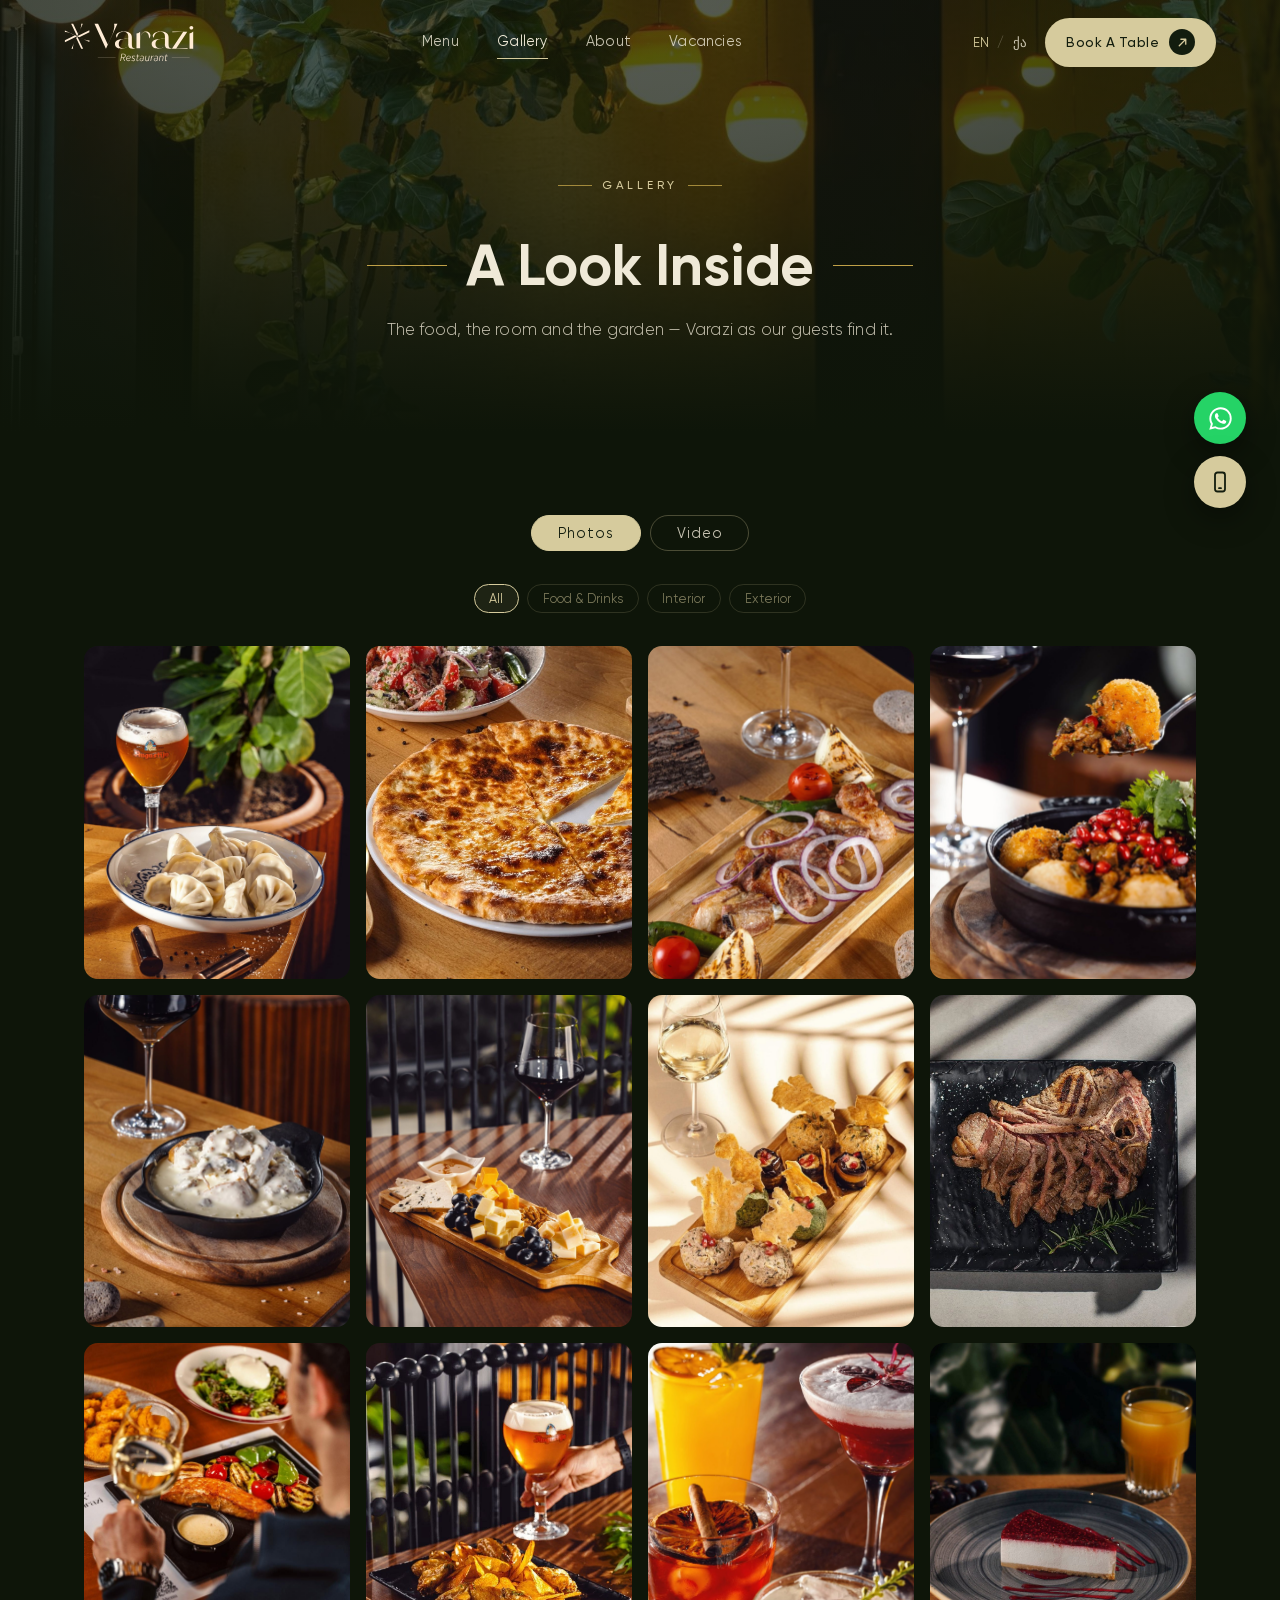
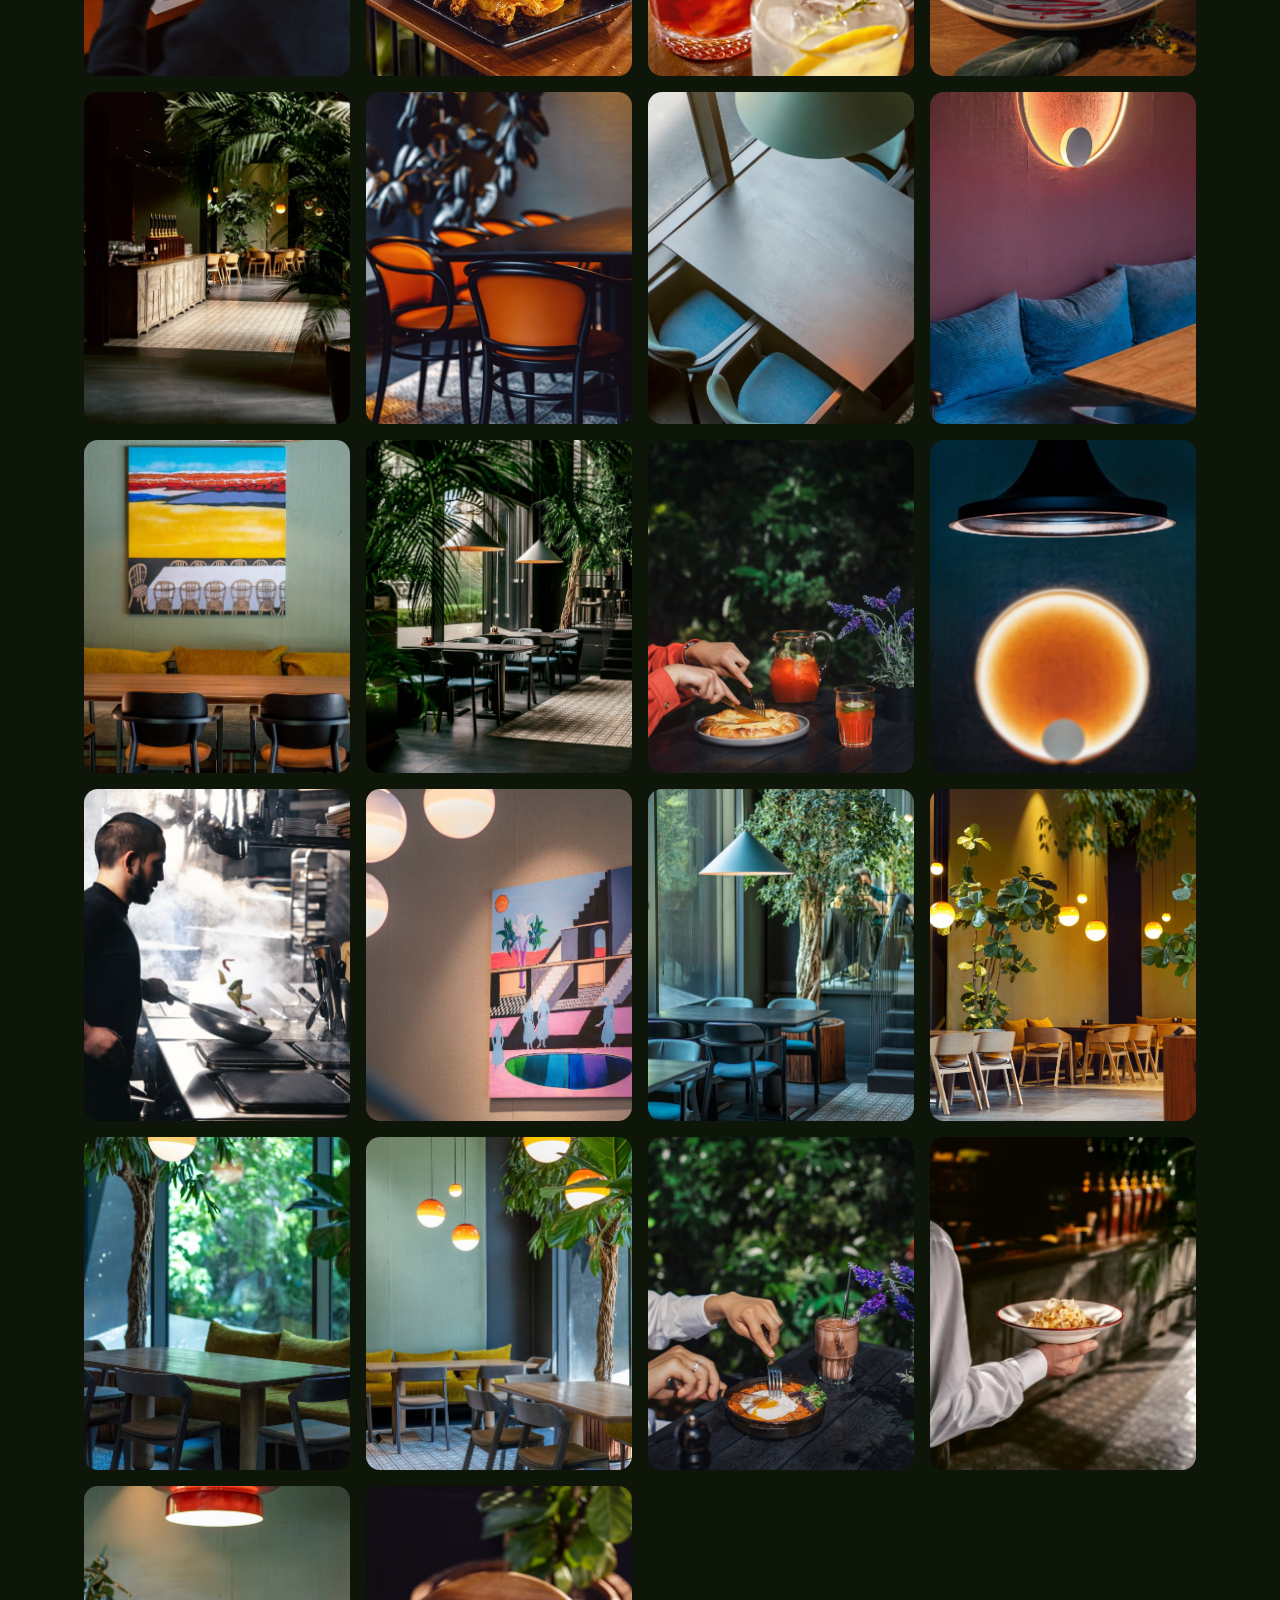
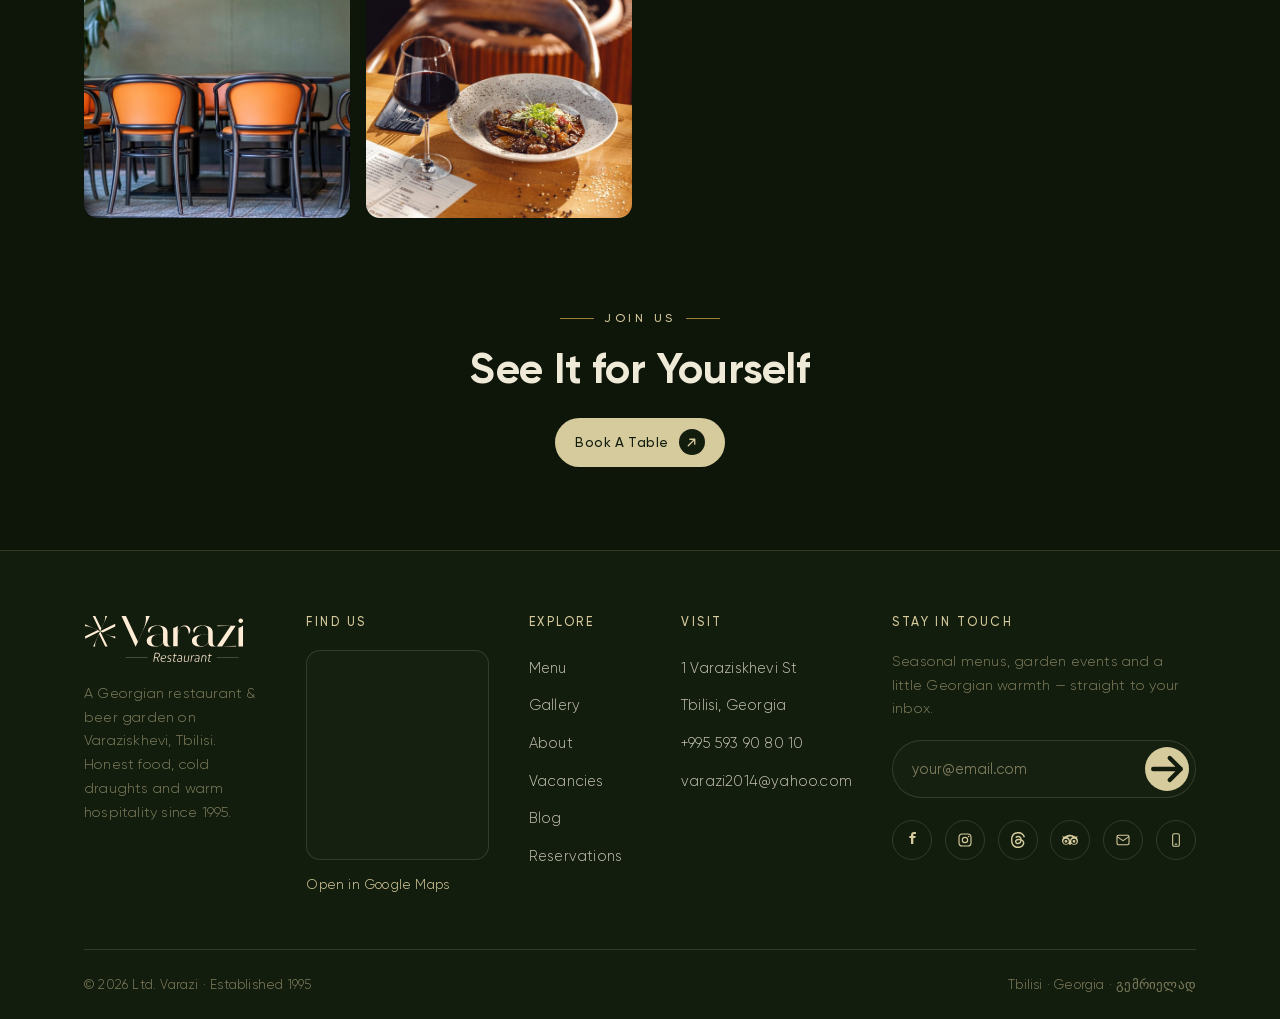
<file: gallery.html>
<!DOCTYPE html>
<html lang="en">
<head>
<meta charset="UTF-8" />
<meta name="viewport" content="width=device-width, initial-scale=1.0" />
<script>document.documentElement.classList.add('js');(function(){try{var L=localStorage.getItem('varazi-lang')||'en';document.documentElement.lang=L;if(L==='ka')document.documentElement.classList.add('lang-ka');}catch(e){}})();</script>
<title>Gallery — Varazi Georgian Restaurant &amp; Beer Garden</title>
<meta name="description" content="Photos and videos of Varazi — Georgian food and drinks, our dining room and the open-air beer garden on Varaziskhevi, Tbilisi." />
<link rel="preconnect" href="https://fonts.googleapis.com" />
<link rel="preconnect" href="https://fonts.gstatic.com" crossorigin />
<link rel="stylesheet" href="assets/css/styles.css?v=20" />
</head>
<body>

<!-- ============ NAV ============ -->
<header class="nav">
  <a class="brand" href="index.html" aria-label="Varazi home">
    <img class="brand-logo" src="assets/img/varazi-logo.svg" alt="Varazi" />
  </a>
  <nav class="nav-links">
    <a href="menu.html">Menu</a>
    <a href="gallery.html" class="active">Gallery</a>
    <a href="about.html">About</a>
    <a href="vacancies.html">Vacancies</a>
  </nav>
  <div class="nav-cta">
    <div class="lang-switch" role="group" aria-label="Language">
      <button type="button" data-lang="en">EN</button><span>/</span><button type="button" data-lang="ka">ქა</button>
    </div>
    <a href="reservations.html" class="btn btn-primary">Book A Table
      <span class="ico"><svg viewBox="0 0 16 16" fill="none" stroke="currentColor" stroke-width="1.6" stroke-linecap="round" stroke-linejoin="round"><path d="M4 12 12 4M6 4h6v6"/></svg></span>
    </a>
    <button class="nav-toggle" aria-label="Open menu"><span></span><span></span><span></span></button>
  </div>
</header>
<div class="nav-mobile">
  <a href="menu.html">Menu</a><a href="gallery.html">Gallery</a><a href="about.html">About</a><a href="vacancies.html">Vacancies</a>
  <a href="reservations.html" class="btn btn-primary">Book A Table
    <span class="ico"><svg viewBox="0 0 16 16" fill="none" stroke="currentColor" stroke-width="1.6" stroke-linecap="round" stroke-linejoin="round"><path d="M4 12 12 4M6 4h6v6"/></svg></span>
  </a>
  <div class="lang-switch lang-switch-mobile" role="group" aria-label="Language">
    <button type="button" data-lang="en">English</button><span>/</span><button type="button" data-lang="ka">ქართული</button>
  </div>
</div>

<!-- ============ PAGE HERO ============ -->
<section class="page-hero" style="min-height:48vh">
  <div class="hero-bg"><img src="assets/img/interior-11.jpg" alt="The Varazi garden" /></div>
  <div class="inner">
    <span class="eyebrow centered reveal">Gallery</span>
    <h1 class="reveal d1"><span class="deco-title">A Look Inside</span></h1>
    <p class="lead reveal d2" style="margin-inline:auto">The food, the room and the garden — Varazi as our guests find it.</p>
  </div>
</section>

<!-- ============ GALLERY ============ -->
<section class="section-pad" id="gallery-top">
  <div class="wrap">

    <!-- Photos / Video -->
    <div class="gallery-tabs reveal">
      <button data-panel="photos" class="active">Photos</button>
      <button data-panel="video">Video</button>
    </div>

    <!-- ---------- PHOTOS ---------- -->
    <div class="gal-panel active" id="photos">
      <div class="gal-filters reveal">
        <button data-filter="all" class="active">All</button>
        <button data-filter="food">Food &amp; Drinks</button>
        <button data-filter="interior">Interior</button>
        <button data-filter="exterior">Exterior</button>
      </div>

      <div class="gal-grid reveal">

        <!-- Food & drinks — every tile links through to the menu -->
        <a class="gal-item" data-cat="food" href="menu.html#georgian"><img src="assets/img/khinkali.jpg" alt="Khinkali" loading="lazy"><span class="gal-tag">Khinkali<em>View in menu</em></span></a>
        <a class="gal-item" data-cat="food" href="menu.html#georgian"><img src="assets/img/khachapuri-2.jpg" alt="Megruli khachapuri" loading="lazy"><span class="gal-tag">Megruli Khachapuri<em>View in menu</em></span></a>
        <a class="gal-item" data-cat="food" href="menu.html#grill"><img src="assets/img/pork-mcvadi.jpg" alt="Pork mtsvadi" loading="lazy"><span class="gal-tag">Mtsvadi<em>View in menu</em></span></a>
        <a class="gal-item" data-cat="food" href="menu.html#georgian"><img src="assets/img/ojakhuri.jpg" alt="Ojakhuri" loading="lazy"><span class="gal-tag">Ojakhuri<em>View in menu</em></span></a>
        <a class="gal-item" data-cat="food" href="menu.html#georgian"><img src="assets/img/shkmeruli.jpg" alt="Shkmeruli" loading="lazy"><span class="gal-tag">Shkmeruli<em>View in menu</em></span></a>
        <a class="gal-item" data-cat="food" href="menu.html#garden"><img src="assets/img/cheese-board.jpg" alt="Georgian cheese board" loading="lazy"><span class="gal-tag">Cheese Board<em>View in menu</em></span></a>
        <a class="gal-item" data-cat="food" href="menu.html#garden"><img src="assets/img/pkhali-plate.jpg" alt="Pkhali platter" loading="lazy"><span class="gal-tag">Pkhali Platter<em>View in menu</em></span></a>
        <a class="gal-item" data-cat="food" href="menu.html#grill"><img src="assets/img/t-bone-steack.jpg" alt="T-bone steak" loading="lazy"><span class="gal-tag">T-Bone Steak<em>View in menu</em></span></a>
        <a class="gal-item" data-cat="food" href="menu.html#fish"><img src="assets/img/salmon.jpg" alt="Grilled salmon" loading="lazy"><span class="gal-tag">Grilled Salmon<em>View in menu</em></span></a>
        <a class="gal-item" data-cat="food" href="menu.html#alcohol"><img src="assets/img/beer.jpg" alt="Draught beer" loading="lazy"><span class="gal-tag">Draught Beer<em>View in menu</em></span></a>
        <a class="gal-item" data-cat="food" href="menu.html#alcohol"><img src="assets/img/cocktales.jpg" alt="Signature cocktails" loading="lazy"><span class="gal-tag">Signature Cocktails<em>View in menu</em></span></a>
        <a class="gal-item" data-cat="food" href="menu.html#desserts"><img src="assets/img/strawberry-cheesecace.jpg" alt="Strawberry cheesecake" loading="lazy"><span class="gal-tag">Strawberry Cheesecake<em>View in menu</em></span></a>

        <!-- Interior -->
        <figure class="gal-item" data-cat="interior"><img src="assets/img/interior-3.jpg" alt="Varazi dining room" loading="lazy"></figure>
        <figure class="gal-item" data-cat="interior"><img src="assets/img/interior-12.jpg" alt="Dining area" loading="lazy"></figure>
        <figure class="gal-item" data-cat="interior"><img src="assets/img/interior-9.jpg" alt="Greenery by the window" loading="lazy"></figure>
        <figure class="gal-item" data-cat="interior"><img src="assets/img/interior-lighting-2.jpg" alt="Warm lantern light" loading="lazy"></figure>
        <figure class="gal-item" data-cat="interior"><img src="assets/img/interior-6.jpg" alt="Dining room" loading="lazy"></figure>
        <figure class="gal-item" data-cat="interior"><img src="assets/img/interior.jpg" alt="Plants and seating" loading="lazy"></figure>
        <figure class="gal-item" data-cat="interior"><img src="assets/img/interior-13.jpg" alt="Varazi interior detail" loading="lazy"></figure>
        <figure class="gal-item" data-cat="interior"><img src="assets/img/interior-ligting.jpg" alt="Varazi at dusk" loading="lazy"></figure>
        <figure class="gal-item" data-cat="interior"><img src="assets/img/interior-kitchen.jpg" alt="The Varazi kitchen" loading="lazy"></figure>
        <figure class="gal-item" data-cat="interior"><img src="assets/img/interior4.jpg" alt="Seating and greenery" loading="lazy"></figure>

        <!-- Exterior -->
        <figure class="gal-item" data-cat="exterior"><img src="assets/img/interior-7.jpg" alt="Garden seating beneath the trees" loading="lazy"></figure>
        <figure class="gal-item" data-cat="exterior"><img src="assets/img/interior-11.jpg" alt="The garden at golden hour" loading="lazy"></figure>
        <figure class="gal-item" data-cat="exterior"><img src="assets/img/interior-8.jpg" alt="Cosy garden corner" loading="lazy"></figure>
        <figure class="gal-item" data-cat="exterior"><img src="assets/img/interior-10.jpg" alt="Open-air seating" loading="lazy"></figure>
        <figure class="gal-item" data-cat="exterior"><img src="assets/img/interior-14.jpg" alt="The beer garden" loading="lazy"></figure>
        <figure class="gal-item" data-cat="exterior"><img src="assets/img/interior-2.jpg" alt="Garden terrace" loading="lazy"></figure>
        <figure class="gal-item" data-cat="exterior"><img src="assets/img/interior-5.jpg" alt="Under the trees" loading="lazy"></figure>
        <figure class="gal-item" data-cat="exterior"><img src="assets/img/table-for-1-3.jpg" alt="A set table in the garden" loading="lazy"></figure>

      </div>
      <p class="gal-empty">Nothing here yet.</p>
    </div>

    <!-- ---------- VIDEO ---------- -->
    <div class="gal-panel" id="video">
      <p class="gal-note reveal">Reels and clips from our Instagram and YouTube.</p>
      <!--
        TO ADD A CLIP: copy a card below and give it ONE of these attributes — it then
        plays in a player on this page instead of opening Instagram:

          data-reel="REEL_ID"                 from instagram.com/reel/REEL_ID/
          data-youtube="VIDEO_ID"             from youtu.be/VIDEO_ID  (also works for Shorts)
          data-video="assets/video/clip.mp4"  a file we host ourselves — most reliable
          add data-wide="true" for landscape clips; without it the player is vertical (9:16)

        Cover images live in assets/img as reel-REEL_ID.jpg — they are the real cover
        frames pulled from the posts. A card with no data- attribute simply opens its href.
      -->
      <div class="video-feature reveal">
        <div class="video-card">
          <iframe src="https://www.youtube-nocookie.com/embed/frpJt1A5dTw"
                  title="თბილისი. რესტორანი &quot;ვარაზი&quot;. ლაზური ხახამურის დაგემოვნება."
                  loading="lazy" allowfullscreen
                  allow="accelerometer; clipboard-write; encrypted-media; gyroscope; picture-in-picture; web-share"
                  referrerpolicy="strict-origin-when-cross-origin"></iframe>
        </div>
      </div>
      <div class="reel-grid reveal">
        <a class="reel-card" data-video="assets/video/reel-DaDz1dRgQX_.mp4" href="https://www.instagram.com/reel/DaDz1dRgQX_/" target="_blank" rel="noopener" aria-label="Play reel: a walk through Varazi">
          <img src="assets/img/reel-DaDz1dRgQX_.jpg" alt="A walk through Varazi" loading="lazy">
          <span class="reel-play"><svg viewBox="0 0 24 24" fill="currentColor"><path d="M8 5v14l11-7z"/></svg></span>
          <span class="video-cap">A Walk Through Varazi</span>
        </a>
        <a class="reel-card" data-video="assets/video/reel-DYuz6auAfjJ.mp4" href="https://www.instagram.com/reel/DYuz6auAfjJ/" target="_blank" rel="noopener" aria-label="Play reel: the bar and the taps">
          <img src="assets/img/reel-DYuz6auAfjJ.jpg" alt="The bar and the taps" loading="lazy">
          <span class="reel-play"><svg viewBox="0 0 24 24" fill="currentColor"><path d="M8 5v14l11-7z"/></svg></span>
          <span class="video-cap">The Bar &amp; the Taps</span>
        </a>
        <a class="reel-card" data-video="assets/video/reel-DSrkaOCjQVg.mp4" href="https://www.instagram.com/reel/DSrkaOCjQVg/" target="_blank" rel="noopener" aria-label="Play reel: festive nights at Varazi">
          <img src="assets/img/reel-DSrkaOCjQVg.jpg" alt="Festive nights at Varazi" loading="lazy">
          <span class="reel-play"><svg viewBox="0 0 24 24" fill="currentColor"><path d="M8 5v14l11-7z"/></svg></span>
          <span class="video-cap">Festive Nights at Varazi</span>
        </a>
        <a class="reel-card" data-video="assets/video/reel-DM76ACONg3S.mp4" href="https://www.instagram.com/reel/DM76ACONg3S/" target="_blank" rel="noopener" aria-label="Play reel: cocktail craft">
          <img src="assets/img/reel-DM76ACONg3S.jpg" alt="Cocktail craft at the bar" loading="lazy">
          <span class="reel-play"><svg viewBox="0 0 24 24" fill="currentColor"><path d="M8 5v14l11-7z"/></svg></span>
          <span class="video-cap">Cocktail Craft</span>
        </a>
        <a class="reel-card" data-video="assets/video/reel-DMPwPAgt8Sh.mp4" href="https://www.instagram.com/reel/DMPwPAgt8Sh/" target="_blank" rel="noopener" aria-label="Play reel: plated in the kitchen">
          <img src="assets/img/reel-DMPwPAgt8Sh.jpg" alt="Plated in the kitchen" loading="lazy">
          <span class="reel-play"><svg viewBox="0 0 24 24" fill="currentColor"><path d="M8 5v14l11-7z"/></svg></span>
          <span class="video-cap">Plated in the Kitchen</span>
        </a>
      </div>
    </div>

  </div>
</section>

<!-- ============ CTA ============ -->
<section class="section-pad" style="padding-top:0">
  <div class="wrap center">
    <span class="eyebrow centered reveal">Join Us</span>
    <h2 class="section-title reveal d1" style="margin:1rem auto 1.6rem">See It for Yourself</h2>
    <div class="reveal d2" style="display:flex;justify-content:center">
      <a href="reservations.html" class="btn btn-primary">Book A Table
        <span class="ico"><svg viewBox="0 0 16 16" fill="none" stroke="currentColor" stroke-width="1.6" stroke-linecap="round" stroke-linejoin="round"><path d="M4 12 12 4M6 4h6v6"/></svg></span>
      </a>
    </div>
  </div>
</section>

<!-- ============ FOOTER ============ -->
<footer class="footer">
  <div class="wrap">
    <div class="footer-grid">
      <div>
        <a class="brand" href="index.html">
          <img class="brand-logo" src="assets/img/varazi-logo.svg" alt="Varazi" />
        </a>
        <p class="about">A Georgian restaurant &amp; beer garden on Varaziskhevi, Tbilisi. Honest food, cold draughts and warm hospitality since 1995.</p>
      </div>
      <div class="map">
        <h4>Find Us</h4>
        <div class="map-embed">
          <iframe src="https://www.openstreetmap.org/export/embed.html?bbox=44.77422%2C41.70745%2C44.78622%2C41.71545&amp;layer=mapnik&amp;marker=41.71145%2C44.78022" title="Varazi location map" loading="lazy" referrerpolicy="no-referrer-when-downgrade" allowfullscreen></iframe>
          <a class="map-overlay" href="https://www.google.com/maps/search/?api=1&amp;query=1+Varaziskhevi+Street,+Tbilisi,+Georgia" target="_blank" rel="noopener" aria-label="Open Varazi location in Google Maps"></a>
        </div>
        <a class="map-link" href="https://www.google.com/maps/search/?api=1&amp;query=1+Varaziskhevi+Street,+Tbilisi,+Georgia" target="_blank" rel="noopener">Open in Google Maps</a>
      </div>
      <div class="col">
        <h4>Explore</h4>
        <a href="menu.html">Menu</a><a href="gallery.html">Gallery</a><a href="about.html">About</a><a href="vacancies.html">Vacancies</a><a href="blog.html">Blog</a><a href="reservations.html">Reservations</a>
      </div>
      <div class="col">
        <h4>Visit</h4>
        <a href="#">1 Varaziskhevi St</a><a href="#">Tbilisi, Georgia</a><a href="tel:+995593908010">+995 593 90 80 10</a><a href="mailto:varazi2014@yahoo.com">varazi2014@yahoo.com</a>
      </div>
      <div class="news">
        <h4>Stay in Touch</h4>
        <p>Seasonal menus, garden events and a little Georgian warmth — straight to your inbox.</p>
        <form>
          <input type="email" placeholder="your@email.com" required aria-label="Email address" />
          <button type="submit" aria-label="Subscribe"><svg viewBox="0 0 16 16" fill="none" stroke="currentColor" stroke-width="1.6" stroke-linecap="round" stroke-linejoin="round"><path d="M3 8h10M9 4l4 4-4 4"/></svg></button>
        </form>
        <div class="socials">
          <a href="https://www.facebook.com/varazibeergarden/?locale=ka_GE" aria-label="Facebook"><svg viewBox="0 0 24 24" width="16" fill="currentColor"><path d="M14 9h3l.5-3H14V4.5c0-.8.3-1.5 1.5-1.5H18V.2C17.5.1 16.3 0 15 0c-2.7 0-4.5 1.6-4.5 4.6V6H8v3h2.5v9H14V9z"/></svg></a>
          <a href="https://www.instagram.com/restaurantvarazi/" aria-label="Instagram"><svg viewBox="0 0 24 24" width="16" fill="none" stroke="currentColor" stroke-width="1.7"><rect x="3" y="3" width="18" height="18" rx="5"/><circle cx="12" cy="12" r="4"/><circle cx="17.4" cy="6.6" r="1.1" fill="currentColor" stroke="none"/></svg></a>
          <a href="https://www.threads.net/@restaurantvarazi" target="_blank" rel="noopener" aria-label="Threads"><svg viewBox="0 0 24 24" width="16" fill="currentColor"><path d="M12.186 24h-.007c-3.581-.024-6.334-1.205-8.184-3.509C2.35 18.44 1.5 15.586 1.472 12.01v-.017c.03-3.579.879-6.43 2.525-8.482C5.845 1.205 8.6.024 12.18 0h.014c2.746.02 5.043.725 6.826 2.098 1.677 1.29 2.858 3.13 3.509 5.467l-2.04.569c-1.104-3.96-3.898-5.984-8.304-6.015-2.91.022-5.11.936-6.54 2.717C4.307 6.504 3.616 8.914 3.589 12c.027 3.086.718 5.496 2.057 7.164 1.43 1.783 3.631 2.698 6.54 2.717 2.623-.02 4.358-.631 5.8-2.045 1.647-1.613 1.618-3.593 1.09-4.798-.31-.71-.873-1.3-1.634-1.75-.192 1.352-.622 2.446-1.284 3.272-.886 1.102-2.14 1.704-3.73 1.79-1.202.065-2.361-.218-3.259-.801-1.063-.689-1.685-1.74-1.752-2.964-.065-1.19.408-2.285 1.33-3.082.88-.76 2.119-1.207 3.583-1.291a13.853 13.853 0 0 1 3.02.142c-.126-.742-.375-1.332-.75-1.757-.513-.586-1.308-.883-2.359-.89h-.029c-.844 0-1.992.232-2.721 1.32L7.734 7.847c.98-1.454 2.568-2.256 4.478-2.256h.044c3.194.02 5.097 1.975 5.287 5.388.108.046.216.094.321.142 1.49.7 2.58 1.761 3.154 3.07.797 1.82.871 4.79-1.548 7.158-1.85 1.81-4.094 2.628-7.277 2.65Zm1.003-11.69c-.242 0-.487.007-.739.021-1.836.103-2.98.946-2.916 2.143.067 1.256 1.452 1.839 2.784 1.767 1.224-.065 2.818-.543 3.086-3.71a10.5 10.5 0 0 0-2.215-.221z"/></svg></a>
          <a href="https://www.tripadvisor.com/Restaurant_Review-g294195-d16216231-Reviews-Varazi_Restaurant-Tbilisi.html" target="_blank" rel="noopener" aria-label="Tripadvisor"><svg viewBox="0 0 24 24" width="16" fill="currentColor"><path d="M12.006 4.295c-2.67 0-5.338.784-7.645 2.353H0l1.963 2.135a5.997 5.997 0 0 0 4.04 10.436 5.976 5.976 0 0 0 4.075-1.6L12 19.705l1.922-2.09a5.972 5.972 0 0 0 4.072 1.598 6 6 0 0 0 6-5.998 5.982 5.982 0 0 0-1.957-4.438l1.963-2.135h-4.361a13.505 13.505 0 0 0-7.633-2.347zM12 6.705c1.334 0 2.652.24 3.891.703a6.008 6.008 0 0 0-3.887 5.588 6.006 6.006 0 0 0-3.889-5.586A11.35 11.35 0 0 1 12 6.705zm-5.997 3.293a3.999 3.999 0 1 1 0 7.998 3.999 3.999 0 0 1 0-7.998zm11.994 0a3.999 3.999 0 1 1 0 7.998 3.999 3.999 0 0 1 0-7.998zm-11.994 1.9a2.1 2.1 0 1 0 0 4.199 2.1 2.1 0 0 0 0-4.2zm11.994 0a2.1 2.1 0 1 0 0 4.199 2.1 2.1 0 0 0 0-4.2z"/></svg></a>
          <a href="mailto:varazi2014@yahoo.com" aria-label="Email"><svg viewBox="0 0 24 24" width="16" fill="none" stroke="currentColor" stroke-width="1.6"><rect x="3" y="5" width="18" height="14" rx="2"/><path d="m3 7 9 6 9-6"/></svg></a>
          <a href="tel:+995593908010" aria-label="Call us"><svg viewBox="0 0 24 24" width="16" fill="none" stroke="currentColor" stroke-width="1.6" stroke-linecap="round"><rect x="7" y="2.5" width="10" height="19" rx="2.5"/><path d="M11 18.2h2"/></svg></a>
        </div>
      </div>
    </div>
    <div class="footer-bottom">
      <span>© <span id="year">2025</span> Ltd. Varazi · Established 1995</span>
      <span>Tbilisi · Georgia · გემრიელად</span>
    </div>
  </div>
</footer>
<!-- ============ WHATSAPP ============ -->
<button class="wa-fab" aria-label="Contact us on WhatsApp" aria-expanded="false" aria-controls="wa-pop">
  <svg viewBox="0 0 24 24" fill="currentColor" aria-hidden="true"><path d="M12.04 2C6.58 2 2.13 6.45 2.13 11.91c0 1.75.46 3.46 1.32 4.96L2 22l5.25-1.38a9.9 9.9 0 0 0 4.79 1.22h.01c5.46 0 9.91-4.45 9.91-9.91 0-2.65-1.03-5.14-2.9-7.01A9.82 9.82 0 0 0 12.04 2zm0 18.15h-.01a8.23 8.23 0 0 1-4.19-1.15l-.3-.18-3.12.82.83-3.04-.2-.31a8.2 8.2 0 0 1-1.26-4.38c0-4.54 3.7-8.24 8.25-8.24 2.2 0 4.27.86 5.83 2.42a8.19 8.19 0 0 1 2.41 5.83c0 4.54-3.7 8.23-8.24 8.23zm4.52-6.16c-.25-.12-1.47-.72-1.69-.81-.23-.08-.39-.12-.56.13-.16.24-.64.8-.79.97-.14.16-.29.18-.54.06-.25-.12-1.05-.39-1.99-1.23-.74-.66-1.23-1.47-1.38-1.72-.14-.25-.01-.38.11-.5.11-.11.25-.29.37-.43.12-.15.16-.25.25-.41.08-.17.04-.31-.02-.43-.06-.12-.56-1.34-.76-1.84-.2-.48-.41-.42-.56-.43-.14-.01-.31-.01-.47-.01-.17 0-.43.06-.66.31-.23.25-.86.85-.86 2.07 0 1.22.89 2.4 1.01 2.56.12.17 1.75 2.67 4.23 3.74.59.26 1.05.41 1.41.52.59.19 1.13.16 1.56.1.48-.07 1.47-.6 1.68-1.18.21-.58.21-1.07.14-1.18-.06-.11-.22-.17-.47-.29z"/></svg>
</button>
<div class="wa-pop" id="wa-pop" role="dialog" aria-label="WhatsApp">
  <button class="wa-close" aria-label="Close"><svg viewBox="0 0 16 16" fill="none" stroke="currentColor" stroke-width="2" stroke-linecap="round"><path d="M3 3l10 10M13 3 3 13"/></svg></button>
  <div class="wa-head">
    <span class="wa-avatar"><svg viewBox="0 0 24 24" fill="currentColor" aria-hidden="true"><path d="M12.04 2C6.58 2 2.13 6.45 2.13 11.91c0 1.75.46 3.46 1.32 4.96L2 22l5.25-1.38a9.9 9.9 0 0 0 4.79 1.22h.01c5.46 0 9.91-4.45 9.91-9.91 0-2.65-1.03-5.14-2.9-7.01A9.82 9.82 0 0 0 12.04 2zm0 18.15h-.01a8.23 8.23 0 0 1-4.19-1.15l-.3-.18-3.12.82.83-3.04-.2-.31a8.2 8.2 0 0 1-1.26-4.38c0-4.54 3.7-8.24 8.25-8.24 2.2 0 4.27.86 5.83 2.42a8.19 8.19 0 0 1 2.41 5.83c0 4.54-3.7 8.23-8.24 8.23zm4.52-6.16c-.25-.12-1.47-.72-1.69-.81-.23-.08-.39-.12-.56.13-.16.24-.64.8-.79.97-.14.16-.29.18-.54.06-.25-.12-1.05-.39-1.99-1.23-.74-.66-1.23-1.47-1.38-1.72-.14-.25-.01-.38.11-.5.11-.11.25-.29.37-.43.12-.15.16-.25.25-.41.08-.17.04-.31-.02-.43-.06-.12-.56-1.34-.76-1.84-.2-.48-.41-.42-.56-.43-.14-.01-.31-.01-.47-.01-.17 0-.43.06-.66.31-.23.25-.86.85-.86 2.07 0 1.22.89 2.4 1.01 2.56.12.17 1.75 2.67 4.23 3.74.59.26 1.05.41 1.41.52.59.19 1.13.16 1.56.1.48-.07 1.47-.6 1.68-1.18.21-.58.21-1.07.14-1.18-.06-.11-.22-.17-.47-.29z"/></svg></span>
    <div><h4>Varazi</h4><span class="wa-status">Typically replies within an hour</span></div>
  </div>
  <p>Questions about a table, a large group or the garden? Message us on WhatsApp.</p>
  <a class="wa-cta" href="https://wa.me/995593908010" target="_blank" rel="noopener">Chat on WhatsApp</a>
</div>
<a class="call-fab" href="tel:+995593908010" aria-label="Call Varazi">
  <svg viewBox="0 0 24 24" fill="none" stroke="currentColor" stroke-width="1.8" stroke-linecap="round"><rect x="7" y="2.5" width="10" height="19" rx="2.5"/><path d="M11 18.2h2"/></svg>
</a>


<script>
(function(){
  var els=[].slice.call(document.querySelectorAll('.reveal'));
  if(!els.length)return;
  var showAll=function(){els.forEach(function(e){e.classList.add('in');});};
  if('IntersectionObserver' in window){
    var io=new IntersectionObserver(function(en){
      en.forEach(function(x){if(x.isIntersecting){x.target.classList.add('in');io.unobserve(x.target);}});
    },{threshold:0.08,rootMargin:'0px 0px -5% 0px'});
    els.forEach(function(e){io.observe(e);});
    setTimeout(showAll,1200);
    window.addEventListener('load',function(){setTimeout(showAll,200);});
  } else { showAll(); }
})();
</script>
<script src="assets/js/i18n.js?v=4"></script>
<script src="assets/js/main.js?v=8"></script>
</body>
</html>
</file>
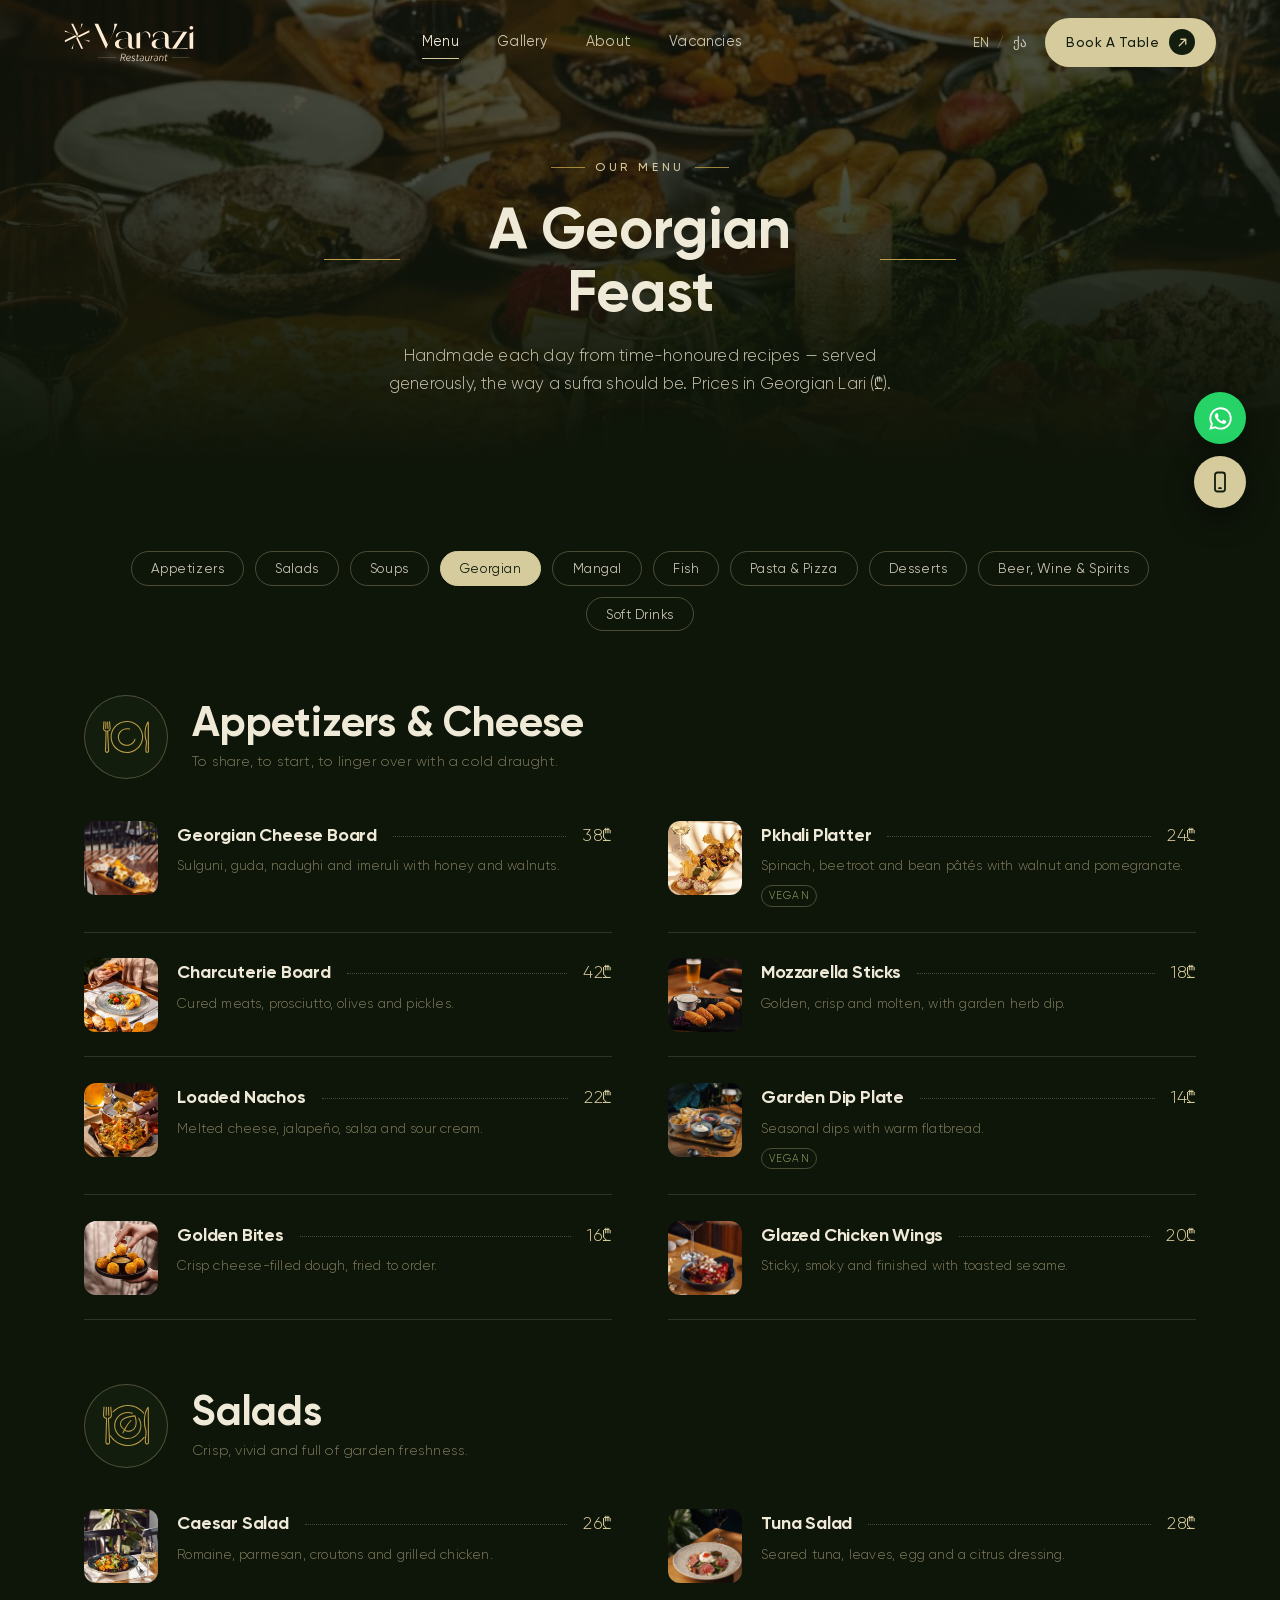
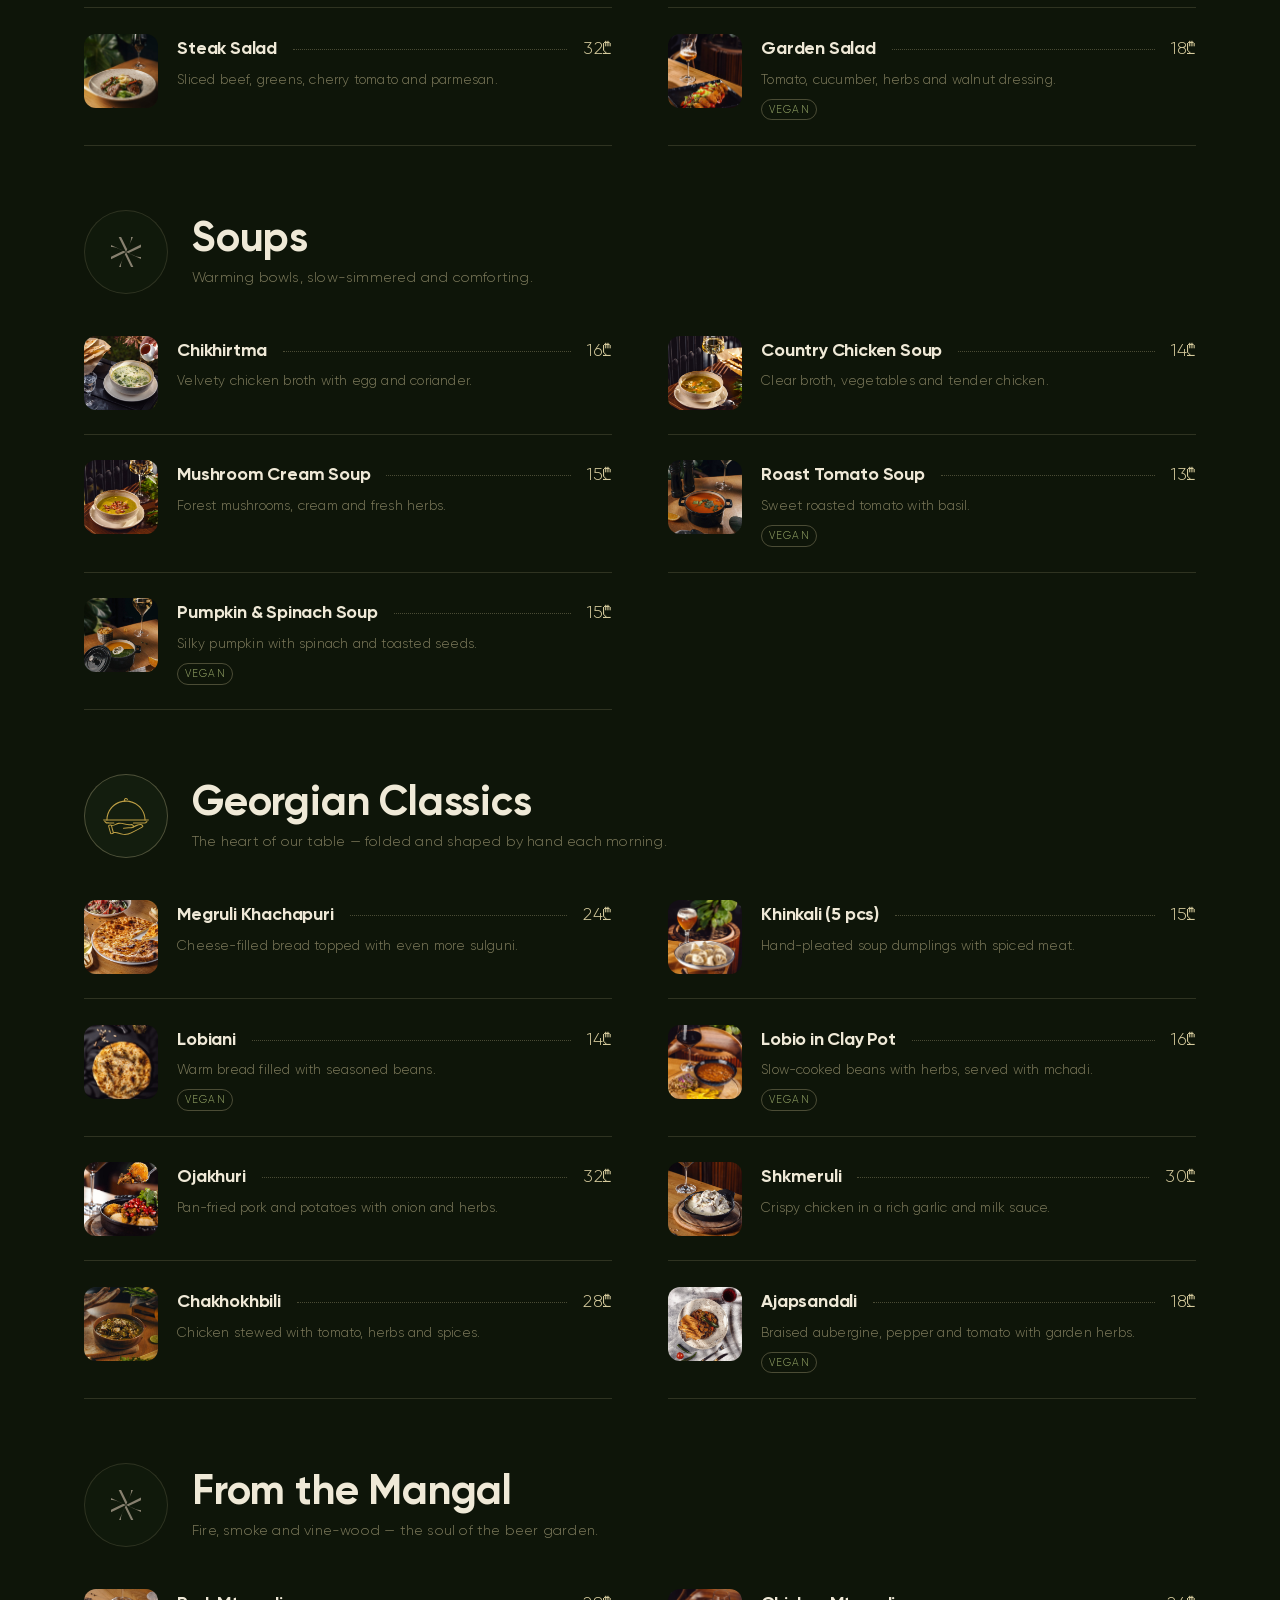
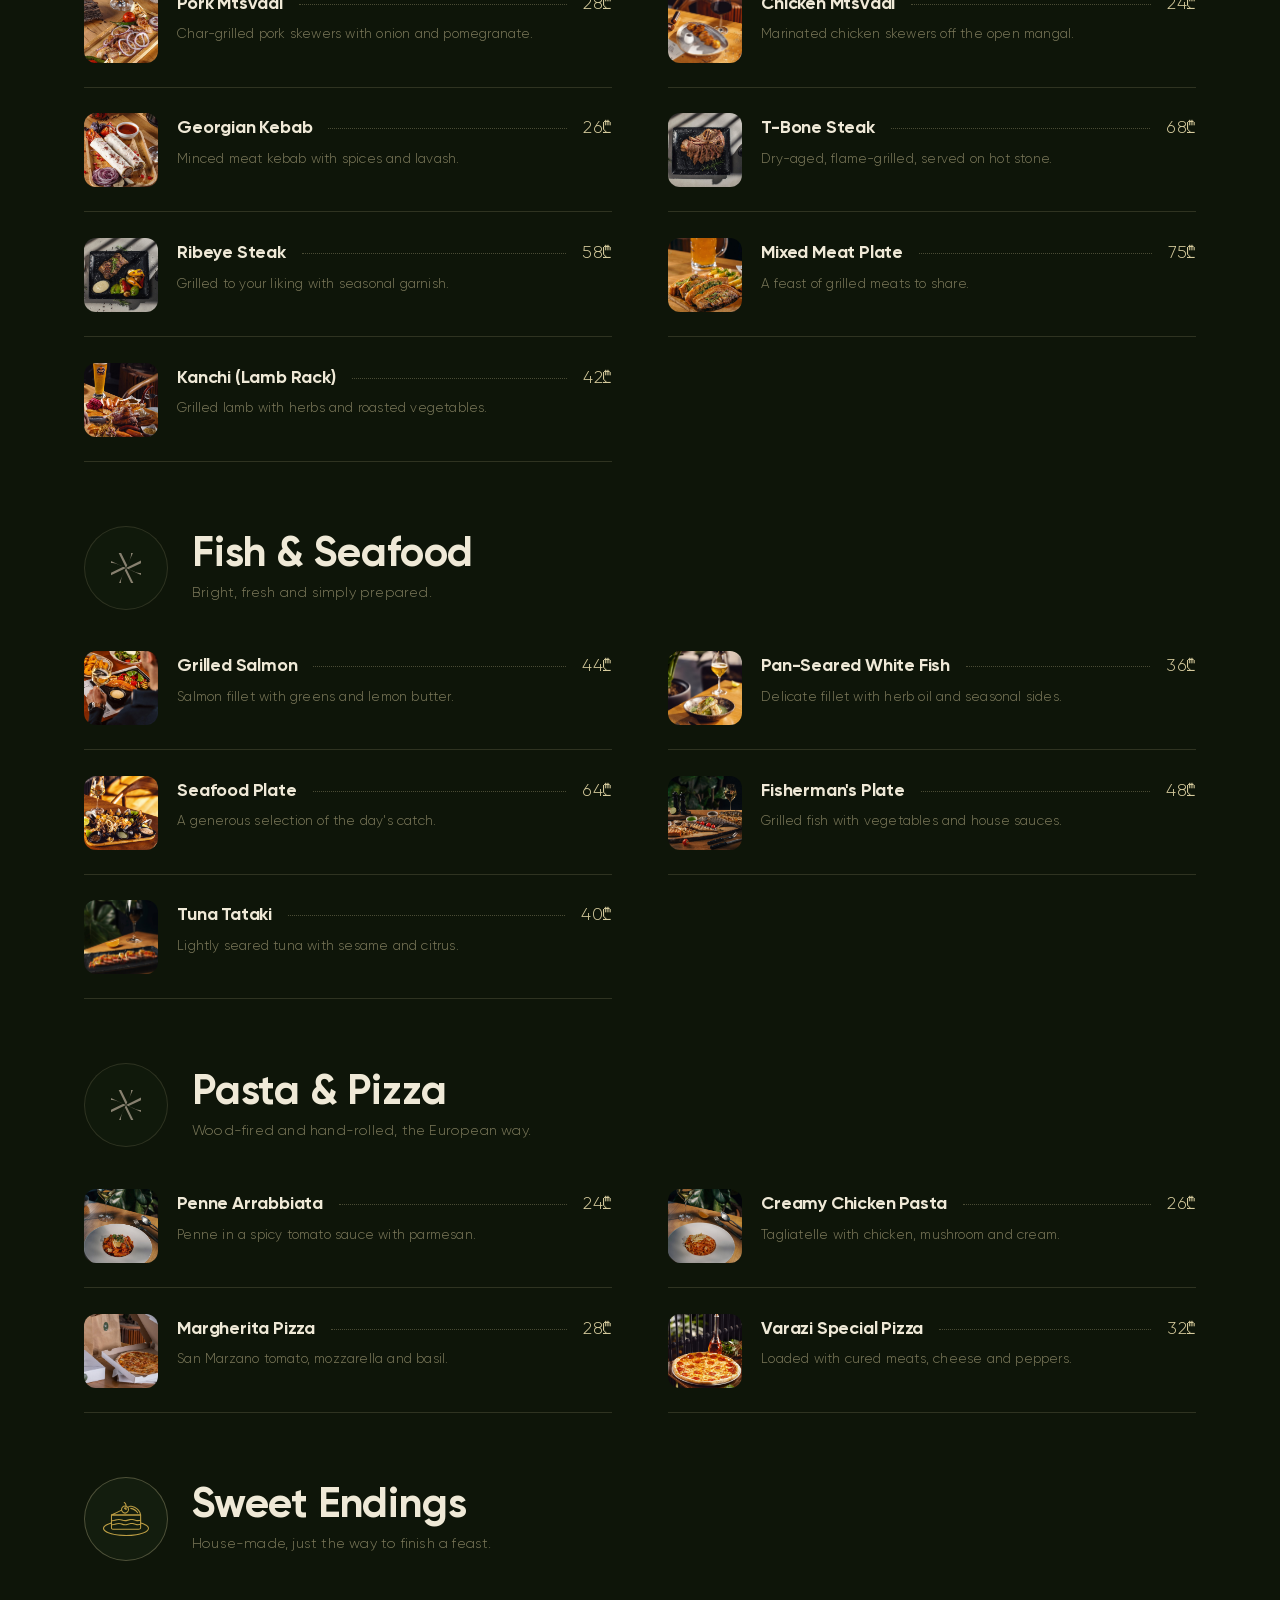
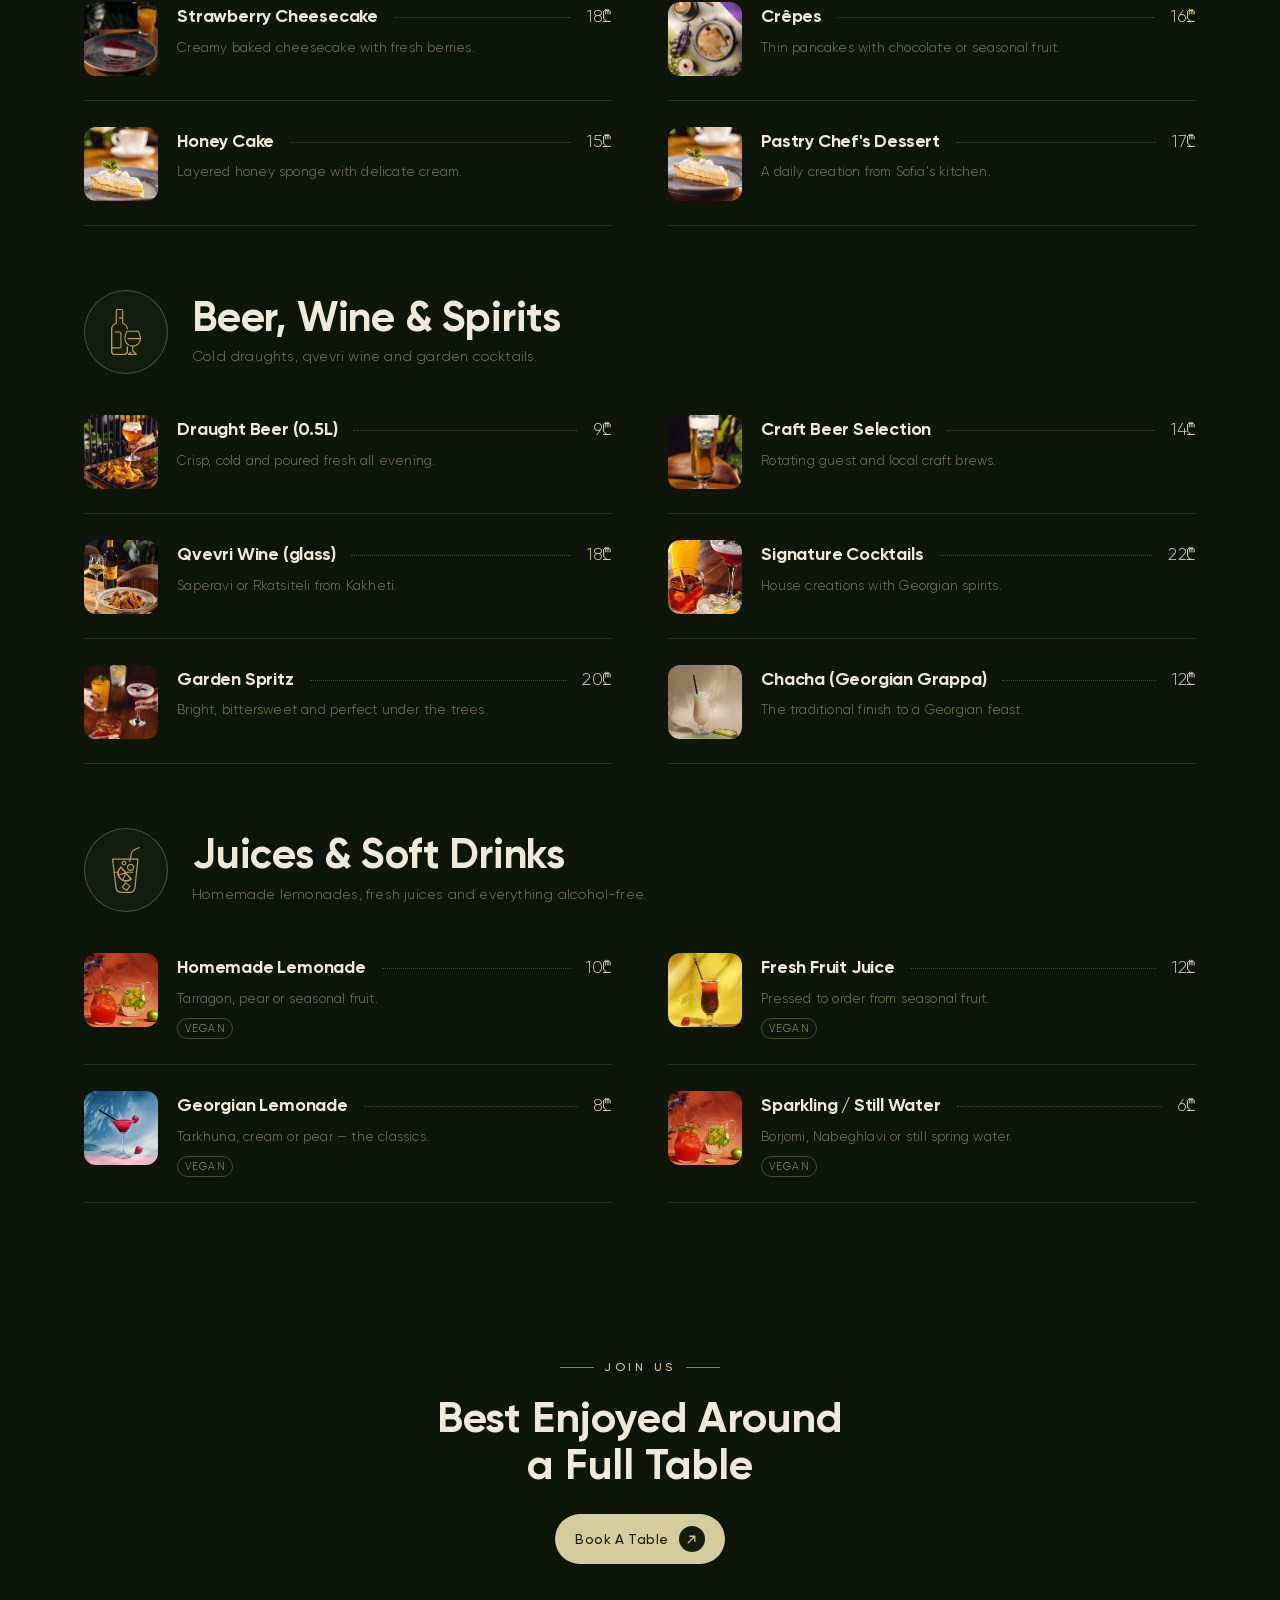
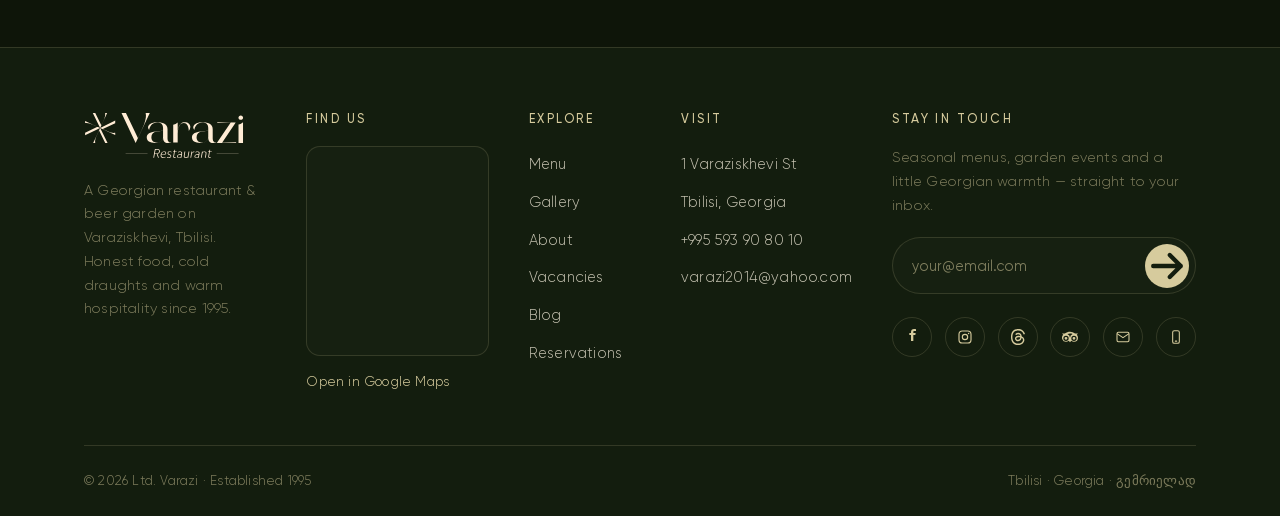
<file: menu.html>
<!DOCTYPE html>
<html lang="en">
<head>
<meta charset="UTF-8" />
<meta name="viewport" content="width=device-width, initial-scale=1.0" />
<script>document.documentElement.classList.add('js');(function(){try{var L=localStorage.getItem('varazi-lang')||'en';document.documentElement.lang=L;if(L==='ka')document.documentElement.classList.add('lang-ka');}catch(e){}})();</script>
<title>Menu — Varazi Georgian Restaurant & Beer Garden</title>
<meta name="description" content="Explore the Varazi menu — handmade khachapuri and khinkali, mangal grills, fresh salads, Georgian classics, craft beer and qvevri wine in Tbilisi." />
<link rel="preconnect" href="https://fonts.googleapis.com" />
<link rel="preconnect" href="https://fonts.gstatic.com" crossorigin />
<link rel="stylesheet" href="assets/css/styles.css?v=20" />
</head>
<body>

<!-- ============ NAV ============ -->
<header class="nav">
  <a class="brand" href="index.html" aria-label="Varazi home">
    <img class="brand-logo" src="assets/img/varazi-logo.svg" alt="Varazi" />
  </a>
  <nav class="nav-links">
    <a href="menu.html" class="active">Menu</a>
    <a href="gallery.html">Gallery</a>
    <a href="about.html">About</a>
    <a href="vacancies.html">Vacancies</a>
  </nav>
  <div class="nav-cta">
    <div class="lang-switch" role="group" aria-label="Language">
      <button type="button" data-lang="en">EN</button><span>/</span><button type="button" data-lang="ka">ქა</button>
    </div>
    <a href="reservations.html" class="btn btn-primary">Book A Table
      <span class="ico"><svg viewBox="0 0 16 16" fill="none" stroke="currentColor" stroke-width="1.6" stroke-linecap="round" stroke-linejoin="round"><path d="M4 12 12 4M6 4h6v6"/></svg></span>
    </a>
    <button class="nav-toggle" aria-label="Open menu"><span></span><span></span><span></span></button>
  </div>
</header>
<div class="nav-mobile">
  <a href="menu.html">Menu</a><a href="gallery.html">Gallery</a><a href="about.html">About</a><a href="vacancies.html">Vacancies</a>
  <a href="reservations.html" class="btn btn-primary">Book A Table
    <span class="ico"><svg viewBox="0 0 16 16" fill="none" stroke="currentColor" stroke-width="1.6" stroke-linecap="round" stroke-linejoin="round"><path d="M4 12 12 4M6 4h6v6"/></svg></span>
  </a>
  <div class="lang-switch lang-switch-mobile" role="group" aria-label="Language">
    <button type="button" data-lang="en">English</button><span>/</span><button type="button" data-lang="ka">ქართული</button>
  </div>
</div>

<!-- ============ PAGE HERO ============ -->
<section class="page-hero">
  <div class="hero-bg"><img src="assets/img/sufra-4.jpg" alt="A Georgian feast laid out on the table" /></div>
  <div class="inner">
    <span class="eyebrow centered reveal">Our Menu</span>
    <h1 class="reveal d1"><span class="deco-title">A Georgian Feast</span></h1>
    <p class="lead reveal d2" style="margin-inline:auto">Handmade each day from time-honoured recipes — served generously, the way a sufra should be. Prices in Georgian Lari (₾).</p>
  </div>
</section>

<!-- ============ MENU ============ -->
<section class="section-pad">
  <div class="wrap">

    <div class="menu-tabs reveal">
      <button data-cat="garden" class="active">Appetizers</button>
      <button data-cat="salads">Salads</button>
      <button data-cat="soups">Soups</button>
      <button data-cat="georgian">Georgian</button>
      <button data-cat="grill">Mangal</button>
      <button data-cat="fish">Fish</button>
      <button data-cat="pasta">Pasta &amp; Pizza</button>
      <button data-cat="desserts">Desserts</button>
      <button data-cat="alcohol">Beer, Wine &amp; Spirits</button>
      <button data-cat="softdrinks">Soft Drinks</button>
    </div>

    <!-- Appetizers -->
    <div class="menu-cat" id="garden">
      <div class="cat-head reveal">
        <span class="cicon"><img src="assets/icons/food.svg" alt="" loading="lazy"></span>
        <div><h2>Appetizers &amp; Cheese</h2><p>To share, to start, to linger over with a cold draught.</p></div>
      </div>
      <div class="dish-grid">
        <div class="dish reveal"><img class="dimg" src="assets/img/cheese-board.jpg" alt="Cheese Board"><div class="d-main"><div class="d-top"><h3>Georgian Cheese Board</h3><span class="dots"></span><span class="price">38₾</span></div><p>Sulguni, guda, nadughi and imeruli with honey and walnuts.</p></div></div>
        <div class="dish reveal d1"><img class="dimg" src="assets/img/pkhali-plate.jpg" alt="Pkhali"><div class="d-main"><div class="d-top"><h3>Pkhali Platter</h3><span class="dots"></span><span class="price">24₾</span></div><p>Spinach, beetroot and bean pâtés with walnut and pomegranate.</p><span class="tag-v">Vegan</span></div></div>
        <div class="dish reveal"><img class="dimg" src="assets/img/jarcutterie.jpg" alt="Charcuterie"><div class="d-main"><div class="d-top"><h3>Charcuterie Board</h3><span class="dots"></span><span class="price">42₾</span></div><p>Cured meats, prosciutto, olives and pickles.</p></div></div>
        <div class="dish reveal d1"><img class="dimg" src="assets/img/mozzarella-sticks.jpg" alt="Mozzarella Sticks"><div class="d-main"><div class="d-top"><h3>Mozzarella Sticks</h3><span class="dots"></span><span class="price">18₾</span></div><p>Golden, crisp and molten, with garden herb dip.</p></div></div>
        <div class="dish reveal"><img class="dimg" src="assets/img/nachoes.jpg" alt="Nachos"><div class="d-main"><div class="d-top"><h3>Loaded Nachos</h3><span class="dots"></span><span class="price">22₾</span></div><p>Melted cheese, jalapeño, salsa and sour cream.</p></div></div>
        <div class="dish reveal d1"><img class="dimg" src="assets/img/dip-plate.jpg" alt="Dip Plate"><div class="d-main"><div class="d-top"><h3>Garden Dip Plate</h3><span class="dots"></span><span class="price">14₾</span></div><p>Seasonal dips with warm flatbread.</p><span class="tag-v">Vegan</span></div></div>
        <div class="dish reveal"><img class="dimg" src="assets/img/golden-bites.jpg" alt="Golden Bites"><div class="d-main"><div class="d-top"><h3>Golden Bites</h3><span class="dots"></span><span class="price">16₾</span></div><p>Crisp cheese-filled dough, fried to order.</p></div></div>
        <div class="dish reveal d1"><img class="dimg" src="assets/img/fried-wings.jpg" alt="Fried Wings"><div class="d-main"><div class="d-top"><h3>Glazed Chicken Wings</h3><span class="dots"></span><span class="price">20₾</span></div><p>Sticky, smoky and finished with toasted sesame.</p></div></div>
      </div>
    </div>

    <!-- Salads -->
    <div class="menu-cat" id="salads">
      <div class="cat-head reveal">
        <span class="cicon"><img src="assets/icons/vegan.svg" alt="" loading="lazy"></span>
        <div><h2>Salads</h2><p>Crisp, vivid and full of garden freshness.</p></div>
      </div>
      <div class="dish-grid">
        <div class="dish reveal"><img class="dimg" src="assets/img/cesars-salad.jpg" alt="Caesar Salad"><div class="d-main"><div class="d-top"><h3>Caesar Salad</h3><span class="dots"></span><span class="price">26₾</span></div><p>Romaine, parmesan, croutons and grilled chicken.</p></div></div>
        <div class="dish reveal d1"><img class="dimg" src="assets/img/tuna-salad.jpg" alt="Tuna Salad"><div class="d-main"><div class="d-top"><h3>Tuna Salad</h3><span class="dots"></span><span class="price">28₾</span></div><p>Seared tuna, leaves, egg and a citrus dressing.</p></div></div>
        <div class="dish reveal"><img class="dimg" src="assets/img/steack-salad.jpg" alt="Steak Salad"><div class="d-main"><div class="d-top"><h3>Steak Salad</h3><span class="dots"></span><span class="price">32₾</span></div><p>Sliced beef, greens, cherry tomato and parmesan.</p></div></div>
        <div class="dish reveal d1"><img class="dimg" src="assets/img/salad-1.jpg" alt="Garden Salad"><div class="d-main"><div class="d-top"><h3>Garden Salad</h3><span class="dots"></span><span class="price">18₾</span></div><p>Tomato, cucumber, herbs and walnut dressing.</p><span class="tag-v">Vegan</span></div></div>
      </div>
    </div>

    <!-- Soups -->
    <div class="menu-cat" id="soups">
      <div class="cat-head reveal">
        <span class="cicon is-placeholder"><img src="assets/icons/varazi-mark.svg" alt="" loading="lazy"></span>
        <div><h2>Soups</h2><p>Warming bowls, slow-simmered and comforting.</p></div>
      </div>
      <div class="dish-grid">
        <div class="dish reveal"><img class="dimg" src="assets/img/chikhirtma.jpg" alt="Chikhirtma"><div class="d-main"><div class="d-top"><h3>Chikhirtma</h3><span class="dots"></span><span class="price">16₾</span></div><p>Velvety chicken broth with egg and coriander.</p></div></div>
        <div class="dish reveal d1"><img class="dimg" src="assets/img/chicken-soup.jpg" alt="Chicken Soup"><div class="d-main"><div class="d-top"><h3>Country Chicken Soup</h3><span class="dots"></span><span class="price">14₾</span></div><p>Clear broth, vegetables and tender chicken.</p></div></div>
        <div class="dish reveal"><img class="dimg" src="assets/img/cream-soup.jpg" alt="Mushroom Soup"><div class="d-main"><div class="d-top"><h3>Mushroom Cream Soup</h3><span class="dots"></span><span class="price">15₾</span></div><p>Forest mushrooms, cream and fresh herbs.</p></div></div>
        <div class="dish reveal d1"><img class="dimg" src="assets/img/tomato-soup.jpg" alt="Tomato Soup"><div class="d-main"><div class="d-top"><h3>Roast Tomato Soup</h3><span class="dots"></span><span class="price">13₾</span></div><p>Sweet roasted tomato with basil.</p><span class="tag-v">Vegan</span></div></div>
        <div class="dish reveal"><img class="dimg" src="assets/img/pumpkin-and-spanich-soup.jpg" alt="Pumpkin Soup"><div class="d-main"><div class="d-top"><h3>Pumpkin &amp; Spinach Soup</h3><span class="dots"></span><span class="price">15₾</span></div><p>Silky pumpkin with spinach and toasted seeds.</p><span class="tag-v">Vegan</span></div></div>
      </div>
    </div>

    <!-- Georgian -->
    <div class="menu-cat" id="georgian">
      <div class="cat-head reveal">
        <span class="cicon"><img src="assets/icons/signature-dishes.svg" alt="" loading="lazy"></span>
        <div><h2>Georgian Classics</h2><p>The heart of our table — folded and shaped by hand each morning.</p></div>
      </div>
      <div class="dish-grid">
        <div class="dish reveal"><img class="dimg" src="assets/img/khachapuri-2.jpg" alt="Megruli Khachapuri"><div class="d-main"><div class="d-top"><h3>Megruli Khachapuri</h3><span class="dots"></span><span class="price">24₾</span></div><p>Cheese-filled bread topped with even more sulguni.</p></div></div>
        <div class="dish reveal d1"><img class="dimg" src="assets/img/khinkali.jpg" alt="Khinkali"><div class="d-main"><div class="d-top"><h3>Khinkali (5 pcs)</h3><span class="dots"></span><span class="price">15₾</span></div><p>Hand-pleated soup dumplings with spiced meat.</p></div></div>
        <div class="dish reveal"><img class="dimg" src="assets/img/lobiani.jpg" alt="Lobiani"><div class="d-main"><div class="d-top"><h3>Lobiani</h3><span class="dots"></span><span class="price">14₾</span></div><p>Warm bread filled with seasoned beans.</p><span class="tag-v">Vegan</span></div></div>
        <div class="dish reveal d1"><img class="dimg" src="assets/img/lobio.jpg" alt="Lobio"><div class="d-main"><div class="d-top"><h3>Lobio in Clay Pot</h3><span class="dots"></span><span class="price">16₾</span></div><p>Slow-cooked beans with herbs, served with mchadi.</p><span class="tag-v">Vegan</span></div></div>
        <div class="dish reveal"><img class="dimg" src="assets/img/ojakhuri.jpg" alt="Ojakhuri"><div class="d-main"><div class="d-top"><h3>Ojakhuri</h3><span class="dots"></span><span class="price">32₾</span></div><p>Pan-fried pork and potatoes with onion and herbs.</p></div></div>
        <div class="dish reveal d1"><img class="dimg" src="assets/img/shkmeruli.jpg" alt="Shkmeruli"><div class="d-main"><div class="d-top"><h3>Shkmeruli</h3><span class="dots"></span><span class="price">30₾</span></div><p>Crispy chicken in a rich garlic and milk sauce.</p></div></div>
        <div class="dish reveal"><img class="dimg" src="assets/img/chaqafuli.jpg" alt="Chakhokhbili"><div class="d-main"><div class="d-top"><h3>Chakhokhbili</h3><span class="dots"></span><span class="price">28₾</span></div><p>Chicken stewed with tomato, herbs and spices.</p></div></div>
        <div class="dish reveal d1"><img class="dimg" src="assets/img/ajafsandali.jpg" alt="Ajapsandali"><div class="d-main"><div class="d-top"><h3>Ajapsandali</h3><span class="dots"></span><span class="price">18₾</span></div><p>Braised aubergine, pepper and tomato with garden herbs.</p><span class="tag-v">Vegan</span></div></div>
      </div>
    </div>

    <!-- Mangal -->
    <div class="menu-cat" id="grill">
      <div class="cat-head reveal">
        <span class="cicon is-placeholder"><img src="assets/icons/varazi-mark.svg" alt="" loading="lazy"></span>
        <div><h2>From the Mangal</h2><p>Fire, smoke and vine-wood — the soul of the beer garden.</p></div>
      </div>
      <div class="dish-grid">
        <div class="dish reveal"><img class="dimg" src="assets/img/pork-mcvadi.jpg" alt="Pork Mtsvadi"><div class="d-main"><div class="d-top"><h3>Pork Mtsvadi</h3><span class="dots"></span><span class="price">28₾</span></div><p>Char-grilled pork skewers with onion and pomegranate.</p></div></div>
        <div class="dish reveal d1"><img class="dimg" src="assets/img/chicken-mcvadi.jpg" alt="Chicken Mtsvadi"><div class="d-main"><div class="d-top"><h3>Chicken Mtsvadi</h3><span class="dots"></span><span class="price">24₾</span></div><p>Marinated chicken skewers off the open mangal.</p></div></div>
        <div class="dish reveal"><img class="dimg" src="assets/img/kebab.jpg" alt="Kebab"><div class="d-main"><div class="d-top"><h3>Georgian Kebab</h3><span class="dots"></span><span class="price">26₾</span></div><p>Minced meat kebab with spices and lavash.</p></div></div>
        <div class="dish reveal d1"><img class="dimg" src="assets/img/t-bone-steack.jpg" alt="T-Bone Steak"><div class="d-main"><div class="d-top"><h3>T-Bone Steak</h3><span class="dots"></span><span class="price">68₾</span></div><p>Dry-aged, flame-grilled, served on hot stone.</p></div></div>
        <div class="dish reveal"><img class="dimg" src="assets/img/steak.jpg" alt="Ribeye Steak"><div class="d-main"><div class="d-top"><h3>Ribeye Steak</h3><span class="dots"></span><span class="price">58₾</span></div><p>Grilled to your liking with seasonal garnish.</p></div></div>
        <div class="dish reveal d1"><img class="dimg" src="assets/img/meat-plate.jpg" alt="Mixed Meat Plate"><div class="d-main"><div class="d-top"><h3>Mixed Meat Plate</h3><span class="dots"></span><span class="price">75₾</span></div><p>A feast of grilled meats to share.</p></div></div>
        <div class="dish reveal"><img class="dimg" src="assets/img/kanchi.jpg" alt="Kanchi"><div class="d-main"><div class="d-top"><h3>Kanchi (Lamb Rack)</h3><span class="dots"></span><span class="price">42₾</span></div><p>Grilled lamb with herbs and roasted vegetables.</p></div></div>
      </div>
    </div>

    <!-- Fish -->
    <div class="menu-cat" id="fish">
      <div class="cat-head reveal">
        <span class="cicon is-placeholder"><img src="assets/icons/varazi-mark.svg" alt="" loading="lazy"></span>
        <div><h2>Fish &amp; Seafood</h2><p>Bright, fresh and simply prepared.</p></div>
      </div>
      <div class="dish-grid">
        <div class="dish reveal"><img class="dimg" src="assets/img/salmon.jpg" alt="Grilled Salmon"><div class="d-main"><div class="d-top"><h3>Grilled Salmon</h3><span class="dots"></span><span class="price">44₾</span></div><p>Salmon fillet with greens and lemon butter.</p></div></div>
        <div class="dish reveal d1"><img class="dimg" src="assets/img/white-fish.jpg" alt="White Fish"><div class="d-main"><div class="d-top"><h3>Pan-Seared White Fish</h3><span class="dots"></span><span class="price">36₾</span></div><p>Delicate fillet with herb oil and seasonal sides.</p></div></div>
        <div class="dish reveal"><img class="dimg" src="assets/img/seafood-plate.jpg" alt="Seafood Plate"><div class="d-main"><div class="d-top"><h3>Seafood Plate</h3><span class="dots"></span><span class="price">64₾</span></div><p>A generous selection of the day's catch.</p></div></div>
        <div class="dish reveal d1"><img class="dimg" src="assets/img/fish-plate.jpg" alt="Fish Plate"><div class="d-main"><div class="d-top"><h3>Fisherman's Plate</h3><span class="dots"></span><span class="price">48₾</span></div><p>Grilled fish with vegetables and house sauces.</p></div></div>
        <div class="dish reveal"><img class="dimg" src="assets/img/tuna-plate.jpg" alt="Tuna Plate"><div class="d-main"><div class="d-top"><h3>Tuna Tataki</h3><span class="dots"></span><span class="price">40₾</span></div><p>Lightly seared tuna with sesame and citrus.</p></div></div>
      </div>
    </div>

    <!-- Pasta & Pizza -->
    <div class="menu-cat" id="pasta">
      <div class="cat-head reveal">
        <span class="cicon is-placeholder"><img src="assets/icons/varazi-mark.svg" alt="" loading="lazy"></span>
        <div><h2>Pasta &amp; Pizza</h2><p>Wood-fired and hand-rolled, the European way.</p></div>
      </div>
      <div class="dish-grid">
        <div class="dish reveal"><img class="dimg" src="assets/img/pasta-pene.jpg" alt="Penne Arrabbiata"><div class="d-main"><div class="d-top"><h3>Penne Arrabbiata</h3><span class="dots"></span><span class="price">24₾</span></div><p>Penne in a spicy tomato sauce with parmesan.</p></div></div>
        <div class="dish reveal d1"><img class="dimg" src="assets/img/pasta.jpg" alt="Pasta"><div class="d-main"><div class="d-top"><h3>Creamy Chicken Pasta</h3><span class="dots"></span><span class="price">26₾</span></div><p>Tagliatelle with chicken, mushroom and cream.</p></div></div>
        <div class="dish reveal"><img class="dimg" src="assets/img/pizza.jpg" alt="Margherita Pizza"><div class="d-main"><div class="d-top"><h3>Margherita Pizza</h3><span class="dots"></span><span class="price">28₾</span></div><p>San Marzano tomato, mozzarella and basil.</p></div></div>
        <div class="dish reveal d1"><img class="dimg" src="assets/img/pizza-2.jpg" alt="Mixed Pizza"><div class="d-main"><div class="d-top"><h3>Varazi Special Pizza</h3><span class="dots"></span><span class="price">32₾</span></div><p>Loaded with cured meats, cheese and peppers.</p></div></div>
      </div>
    </div>

    <!-- Desserts -->
    <div class="menu-cat" id="desserts">
      <div class="cat-head reveal">
        <span class="cicon"><img src="assets/icons/desserts.svg" alt="" loading="lazy"></span>
        <div><h2>Sweet Endings</h2><p>House-made, just the way to finish a feast.</p></div>
      </div>
      <div class="dish-grid">
        <div class="dish reveal"><img class="dimg" src="assets/img/strawberry-cheesecace.jpg" alt="Cheesecake"><div class="d-main"><div class="d-top"><h3>Strawberry Cheesecake</h3><span class="dots"></span><span class="price">18₾</span></div><p>Creamy baked cheesecake with fresh berries.</p></div></div>
        <div class="dish reveal d1"><img class="dimg" src="assets/img/crapes.jpg" alt="Crepes"><div class="d-main"><div class="d-top"><h3>Crêpes</h3><span class="dots"></span><span class="price">16₾</span></div><p>Thin pancakes with chocolate or seasonal fruit.</p></div></div>
        <div class="dish reveal"><img class="dimg" src="assets/img/cake-2.jpg" alt="Honey Cake"><div class="d-main"><div class="d-top"><h3>Honey Cake</h3><span class="dots"></span><span class="price">15₾</span></div><p>Layered honey sponge with delicate cream.</p></div></div>
        <div class="dish reveal d1"><img class="dimg" src="assets/img/desert-3.jpg" alt="Chef's Dessert"><div class="d-main"><div class="d-top"><h3>Pastry Chef's Dessert</h3><span class="dots"></span><span class="price">17₾</span></div><p>A daily creation from Sofia's kitchen.</p></div></div>
      </div>
    </div>

    <!-- Beer, Wine & Spirits -->
    <div class="menu-cat" id="alcohol">
      <div class="cat-head reveal">
        <span class="cicon"><img src="assets/icons/alcohol.svg" alt="" loading="lazy"></span>
        <div><h2>Beer, Wine &amp; Spirits</h2><p>Cold draughts, qvevri wine and garden cocktails.</p></div>
      </div>
      <div class="dish-grid">
        <div class="dish reveal"><img class="dimg" src="assets/img/beer.jpg" alt="Draught Beer"><div class="d-main"><div class="d-top"><h3>Draught Beer (0.5L)</h3><span class="dots"></span><span class="price">9&#8382;</span></div><p>Crisp, cold and poured fresh all evening.</p></div></div>
        <div class="dish reveal d1"><img class="dimg" src="assets/img/beer-3.jpg" alt="Craft Beer"><div class="d-main"><div class="d-top"><h3>Craft Beer Selection</h3><span class="dots"></span><span class="price">14&#8382;</span></div><p>Rotating guest and local craft brews.</p></div></div>
        <div class="dish reveal"><img class="dimg" src="assets/img/table-for-1-6.jpg" alt="Georgian Wine"><div class="d-main"><div class="d-top"><h3>Qvevri Wine (glass)</h3><span class="dots"></span><span class="price">18&#8382;</span></div><p>Saperavi or Rkatsiteli from Kakheti.</p></div></div>
        <div class="dish reveal d1"><img class="dimg" src="assets/img/cocktales.jpg" alt="Cocktails"><div class="d-main"><div class="d-top"><h3>Signature Cocktails</h3><span class="dots"></span><span class="price">22&#8382;</span></div><p>House creations with Georgian spirits.</p></div></div>
        <div class="dish reveal"><img class="dimg" src="assets/img/cocktales-2.jpg" alt="Aperol Spritz"><div class="d-main"><div class="d-top"><h3>Garden Spritz</h3><span class="dots"></span><span class="price">20&#8382;</span></div><p>Bright, bittersweet and perfect under the trees.</p></div></div>
        <div class="dish reveal d1"><img class="dimg" src="assets/img/cocktales-4.jpg" alt="Chacha"><div class="d-main"><div class="d-top"><h3>Chacha (Georgian Grappa)</h3><span class="dots"></span><span class="price">12&#8382;</span></div><p>The traditional finish to a Georgian feast.</p></div></div>
      </div>
    </div>

    <!-- Soft Drinks -->
    <div class="menu-cat" id="softdrinks">
      <div class="cat-head reveal">
        <span class="cicon"><img src="assets/icons/soft-drinks.svg" alt="" loading="lazy"></span>
        <div><h2>Juices &amp; Soft Drinks</h2><p>Homemade lemonades, fresh juices and everything alcohol-free.</p></div>
      </div>
      <div class="dish-grid">
        <div class="dish reveal"><img class="dimg" src="assets/img/hommade-juices.jpg" alt="Homemade Lemonade"><div class="d-main"><div class="d-top"><h3>Homemade Lemonade</h3><span class="dots"></span><span class="price">10&#8382;</span></div><p>Tarragon, pear or seasonal fruit.</p><span class="tag-v">Vegan</span></div></div>
        <div class="dish reveal d1"><img class="dimg" src="assets/img/cocktales-5.jpg" alt="Fresh Juice"><div class="d-main"><div class="d-top"><h3>Fresh Fruit Juice</h3><span class="dots"></span><span class="price">12&#8382;</span></div><p>Pressed to order from seasonal fruit.</p><span class="tag-v">Vegan</span></div></div>
        <div class="dish reveal"><img class="dimg" src="assets/img/cocktales-3.jpg" alt="Georgian Lemonade"><div class="d-main"><div class="d-top"><h3>Georgian Lemonade</h3><span class="dots"></span><span class="price">8&#8382;</span></div><p>Tarkhuna, cream or pear — the classics.</p><span class="tag-v">Vegan</span></div></div>
        <div class="dish reveal d1"><img class="dimg" src="assets/img/hommade-juices.jpg" alt="Water"><div class="d-main"><div class="d-top"><h3>Sparkling / Still Water</h3><span class="dots"></span><span class="price">6&#8382;</span></div><p>Borjomi, Nabeghlavi or still spring water.</p><span class="tag-v">Vegan</span></div></div>
      </div>
    </div>

  </div>
</section>

<!-- ============ CTA ============ -->
<section class="section-pad" style="padding-top:0">
  <div class="wrap center">
    <span class="eyebrow centered reveal">Join Us</span>
    <h2 class="section-title reveal d1" style="margin:1rem auto 1.6rem">Best Enjoyed Around<br/>a Full Table</h2>
    <div class="reveal d2" style="display:flex;justify-content:center">
      <a href="reservations.html" class="btn btn-primary">Book A Table
        <span class="ico"><svg viewBox="0 0 16 16" fill="none" stroke="currentColor" stroke-width="1.6" stroke-linecap="round" stroke-linejoin="round"><path d="M4 12 12 4M6 4h6v6"/></svg></span>
      </a>
    </div>
  </div>
</section>

<!-- ============ FOOTER ============ -->
<footer class="footer">
  <div class="wrap">
    <div class="footer-grid">
      <div>
        <a class="brand" href="index.html">
          <img class="brand-logo" src="assets/img/varazi-logo.svg" alt="Varazi" />
        </a>
        <p class="about">A Georgian restaurant &amp; beer garden on Varaziskhevi, Tbilisi. Honest food, cold draughts and warm hospitality since 1995.</p>
      </div>
      <div class="map">
        <h4>Find Us</h4>
        <div class="map-embed">
          <iframe src="https://www.openstreetmap.org/export/embed.html?bbox=44.77422%2C41.70745%2C44.78622%2C41.71545&amp;layer=mapnik&amp;marker=41.71145%2C44.78022" title="Varazi location map" loading="lazy" referrerpolicy="no-referrer-when-downgrade" allowfullscreen></iframe>
          <a class="map-overlay" href="https://www.google.com/maps/search/?api=1&amp;query=1+Varaziskhevi+Street,+Tbilisi,+Georgia" target="_blank" rel="noopener" aria-label="Open Varazi location in Google Maps"></a>
        </div>
        <a class="map-link" href="https://www.google.com/maps/search/?api=1&amp;query=1+Varaziskhevi+Street,+Tbilisi,+Georgia" target="_blank" rel="noopener">Open in Google Maps</a>
      </div>
      <div class="col">
        <h4>Explore</h4>
        <a href="menu.html">Menu</a><a href="gallery.html">Gallery</a><a href="about.html">About</a><a href="vacancies.html">Vacancies</a><a href="blog.html">Blog</a><a href="reservations.html">Reservations</a>
      </div>
      <div class="col">
        <h4>Visit</h4>
        <a href="#">1 Varaziskhevi St</a><a href="#">Tbilisi, Georgia</a><a href="tel:+995593908010">+995 593 90 80 10</a><a href="mailto:varazi2014@yahoo.com">varazi2014@yahoo.com</a>
      </div>
      <div class="news">
        <h4>Stay in Touch</h4>
        <p>Seasonal menus, garden events and a little Georgian warmth — straight to your inbox.</p>
        <form>
          <input type="email" placeholder="your@email.com" required aria-label="Email address" />
          <button type="submit" aria-label="Subscribe"><svg viewBox="0 0 16 16" fill="none" stroke="currentColor" stroke-width="1.6" stroke-linecap="round" stroke-linejoin="round"><path d="M3 8h10M9 4l4 4-4 4"/></svg></button>
        </form>
        <div class="socials">
          <a href="https://www.facebook.com/varazibeergarden/?locale=ka_GE" aria-label="Facebook"><svg viewBox="0 0 24 24" width="16" fill="currentColor"><path d="M14 9h3l.5-3H14V4.5c0-.8.3-1.5 1.5-1.5H18V.2C17.5.1 16.3 0 15 0c-2.7 0-4.5 1.6-4.5 4.6V6H8v3h2.5v9H14V9z"/></svg></a>
          <a href="https://www.instagram.com/restaurantvarazi/" aria-label="Instagram"><svg viewBox="0 0 24 24" width="16" fill="none" stroke="currentColor" stroke-width="1.7"><rect x="3" y="3" width="18" height="18" rx="5"/><circle cx="12" cy="12" r="4"/><circle cx="17.4" cy="6.6" r="1.1" fill="currentColor" stroke="none"/></svg></a>
          <a href="https://www.threads.net/@restaurantvarazi" target="_blank" rel="noopener" aria-label="Threads"><svg viewBox="0 0 24 24" width="16" fill="currentColor"><path d="M12.186 24h-.007c-3.581-.024-6.334-1.205-8.184-3.509C2.35 18.44 1.5 15.586 1.472 12.01v-.017c.03-3.579.879-6.43 2.525-8.482C5.845 1.205 8.6.024 12.18 0h.014c2.746.02 5.043.725 6.826 2.098 1.677 1.29 2.858 3.13 3.509 5.467l-2.04.569c-1.104-3.96-3.898-5.984-8.304-6.015-2.91.022-5.11.936-6.54 2.717C4.307 6.504 3.616 8.914 3.589 12c.027 3.086.718 5.496 2.057 7.164 1.43 1.783 3.631 2.698 6.54 2.717 2.623-.02 4.358-.631 5.8-2.045 1.647-1.613 1.618-3.593 1.09-4.798-.31-.71-.873-1.3-1.634-1.75-.192 1.352-.622 2.446-1.284 3.272-.886 1.102-2.14 1.704-3.73 1.79-1.202.065-2.361-.218-3.259-.801-1.063-.689-1.685-1.74-1.752-2.964-.065-1.19.408-2.285 1.33-3.082.88-.76 2.119-1.207 3.583-1.291a13.853 13.853 0 0 1 3.02.142c-.126-.742-.375-1.332-.75-1.757-.513-.586-1.308-.883-2.359-.89h-.029c-.844 0-1.992.232-2.721 1.32L7.734 7.847c.98-1.454 2.568-2.256 4.478-2.256h.044c3.194.02 5.097 1.975 5.287 5.388.108.046.216.094.321.142 1.49.7 2.58 1.761 3.154 3.07.797 1.82.871 4.79-1.548 7.158-1.85 1.81-4.094 2.628-7.277 2.65Zm1.003-11.69c-.242 0-.487.007-.739.021-1.836.103-2.98.946-2.916 2.143.067 1.256 1.452 1.839 2.784 1.767 1.224-.065 2.818-.543 3.086-3.71a10.5 10.5 0 0 0-2.215-.221z"/></svg></a>
          <a href="https://www.tripadvisor.com/Restaurant_Review-g294195-d16216231-Reviews-Varazi_Restaurant-Tbilisi.html" target="_blank" rel="noopener" aria-label="Tripadvisor"><svg viewBox="0 0 24 24" width="16" fill="currentColor"><path d="M12.006 4.295c-2.67 0-5.338.784-7.645 2.353H0l1.963 2.135a5.997 5.997 0 0 0 4.04 10.436 5.976 5.976 0 0 0 4.075-1.6L12 19.705l1.922-2.09a5.972 5.972 0 0 0 4.072 1.598 6 6 0 0 0 6-5.998 5.982 5.982 0 0 0-1.957-4.438l1.963-2.135h-4.361a13.505 13.505 0 0 0-7.633-2.347zM12 6.705c1.334 0 2.652.24 3.891.703a6.008 6.008 0 0 0-3.887 5.588 6.006 6.006 0 0 0-3.889-5.586A11.35 11.35 0 0 1 12 6.705zm-5.997 3.293a3.999 3.999 0 1 1 0 7.998 3.999 3.999 0 0 1 0-7.998zm11.994 0a3.999 3.999 0 1 1 0 7.998 3.999 3.999 0 0 1 0-7.998zm-11.994 1.9a2.1 2.1 0 1 0 0 4.199 2.1 2.1 0 0 0 0-4.2zm11.994 0a2.1 2.1 0 1 0 0 4.199 2.1 2.1 0 0 0 0-4.2z"/></svg></a>
          <a href="mailto:varazi2014@yahoo.com" aria-label="Email"><svg viewBox="0 0 24 24" width="16" fill="none" stroke="currentColor" stroke-width="1.6"><rect x="3" y="5" width="18" height="14" rx="2"/><path d="m3 7 9 6 9-6"/></svg></a>
          <a href="tel:+995593908010" aria-label="Call us"><svg viewBox="0 0 24 24" width="16" fill="none" stroke="currentColor" stroke-width="1.6" stroke-linecap="round"><rect x="7" y="2.5" width="10" height="19" rx="2.5"/><path d="M11 18.2h2"/></svg></a>
        </div>
      </div>
    </div>
    <div class="footer-bottom">
      <span>© <span id="year">2025</span> Ltd. Varazi · Established 1995</span>
      <span>Tbilisi · Georgia · გემრიელად</span>
    </div>
  </div>
</footer>
<!-- ============ WHATSAPP ============ -->
<button class="wa-fab" aria-label="Contact us on WhatsApp" aria-expanded="false" aria-controls="wa-pop">
  <svg viewBox="0 0 24 24" fill="currentColor" aria-hidden="true"><path d="M12.04 2C6.58 2 2.13 6.45 2.13 11.91c0 1.75.46 3.46 1.32 4.96L2 22l5.25-1.38a9.9 9.9 0 0 0 4.79 1.22h.01c5.46 0 9.91-4.45 9.91-9.91 0-2.65-1.03-5.14-2.9-7.01A9.82 9.82 0 0 0 12.04 2zm0 18.15h-.01a8.23 8.23 0 0 1-4.19-1.15l-.3-.18-3.12.82.83-3.04-.2-.31a8.2 8.2 0 0 1-1.26-4.38c0-4.54 3.7-8.24 8.25-8.24 2.2 0 4.27.86 5.83 2.42a8.19 8.19 0 0 1 2.41 5.83c0 4.54-3.7 8.23-8.24 8.23zm4.52-6.16c-.25-.12-1.47-.72-1.69-.81-.23-.08-.39-.12-.56.13-.16.24-.64.8-.79.97-.14.16-.29.18-.54.06-.25-.12-1.05-.39-1.99-1.23-.74-.66-1.23-1.47-1.38-1.72-.14-.25-.01-.38.11-.5.11-.11.25-.29.37-.43.12-.15.16-.25.25-.41.08-.17.04-.31-.02-.43-.06-.12-.56-1.34-.76-1.84-.2-.48-.41-.42-.56-.43-.14-.01-.31-.01-.47-.01-.17 0-.43.06-.66.31-.23.25-.86.85-.86 2.07 0 1.22.89 2.4 1.01 2.56.12.17 1.75 2.67 4.23 3.74.59.26 1.05.41 1.41.52.59.19 1.13.16 1.56.1.48-.07 1.47-.6 1.68-1.18.21-.58.21-1.07.14-1.18-.06-.11-.22-.17-.47-.29z"/></svg>
</button>
<div class="wa-pop" id="wa-pop" role="dialog" aria-label="WhatsApp">
  <button class="wa-close" aria-label="Close"><svg viewBox="0 0 16 16" fill="none" stroke="currentColor" stroke-width="2" stroke-linecap="round"><path d="M3 3l10 10M13 3 3 13"/></svg></button>
  <div class="wa-head">
    <span class="wa-avatar"><svg viewBox="0 0 24 24" fill="currentColor" aria-hidden="true"><path d="M12.04 2C6.58 2 2.13 6.45 2.13 11.91c0 1.75.46 3.46 1.32 4.96L2 22l5.25-1.38a9.9 9.9 0 0 0 4.79 1.22h.01c5.46 0 9.91-4.45 9.91-9.91 0-2.65-1.03-5.14-2.9-7.01A9.82 9.82 0 0 0 12.04 2zm0 18.15h-.01a8.23 8.23 0 0 1-4.19-1.15l-.3-.18-3.12.82.83-3.04-.2-.31a8.2 8.2 0 0 1-1.26-4.38c0-4.54 3.7-8.24 8.25-8.24 2.2 0 4.27.86 5.83 2.42a8.19 8.19 0 0 1 2.41 5.83c0 4.54-3.7 8.23-8.24 8.23zm4.52-6.16c-.25-.12-1.47-.72-1.69-.81-.23-.08-.39-.12-.56.13-.16.24-.64.8-.79.97-.14.16-.29.18-.54.06-.25-.12-1.05-.39-1.99-1.23-.74-.66-1.23-1.47-1.38-1.72-.14-.25-.01-.38.11-.5.11-.11.25-.29.37-.43.12-.15.16-.25.25-.41.08-.17.04-.31-.02-.43-.06-.12-.56-1.34-.76-1.84-.2-.48-.41-.42-.56-.43-.14-.01-.31-.01-.47-.01-.17 0-.43.06-.66.31-.23.25-.86.85-.86 2.07 0 1.22.89 2.4 1.01 2.56.12.17 1.75 2.67 4.23 3.74.59.26 1.05.41 1.41.52.59.19 1.13.16 1.56.1.48-.07 1.47-.6 1.68-1.18.21-.58.21-1.07.14-1.18-.06-.11-.22-.17-.47-.29z"/></svg></span>
    <div><h4>Varazi</h4><span class="wa-status">Typically replies within an hour</span></div>
  </div>
  <p>Questions about a table, a large group or the garden? Message us on WhatsApp.</p>
  <a class="wa-cta" href="https://wa.me/995593908010" target="_blank" rel="noopener">Chat on WhatsApp</a>
</div>
<a class="call-fab" href="tel:+995593908010" aria-label="Call Varazi">
  <svg viewBox="0 0 24 24" fill="none" stroke="currentColor" stroke-width="1.8" stroke-linecap="round"><rect x="7" y="2.5" width="10" height="19" rx="2.5"/><path d="M11 18.2h2"/></svg>
</a>


<script>
(function(){
  var els=[].slice.call(document.querySelectorAll('.reveal'));
  if(!els.length)return;
  var showAll=function(){els.forEach(function(e){e.classList.add('in');});};
  if('IntersectionObserver' in window){
    var io=new IntersectionObserver(function(en){
      en.forEach(function(x){if(x.isIntersecting){x.target.classList.add('in');io.unobserve(x.target);}});
    },{threshold:0.08,rootMargin:'0px 0px -5% 0px'});
    els.forEach(function(e){io.observe(e);});
    setTimeout(showAll,1200);
    window.addEventListener('load',function(){setTimeout(showAll,200);});
  } else { showAll(); }
})();
</script>
<script src="assets/js/i18n.js?v=4"></script>
<script src="assets/js/main.js?v=8"></script>
</body>
</html>
</file>
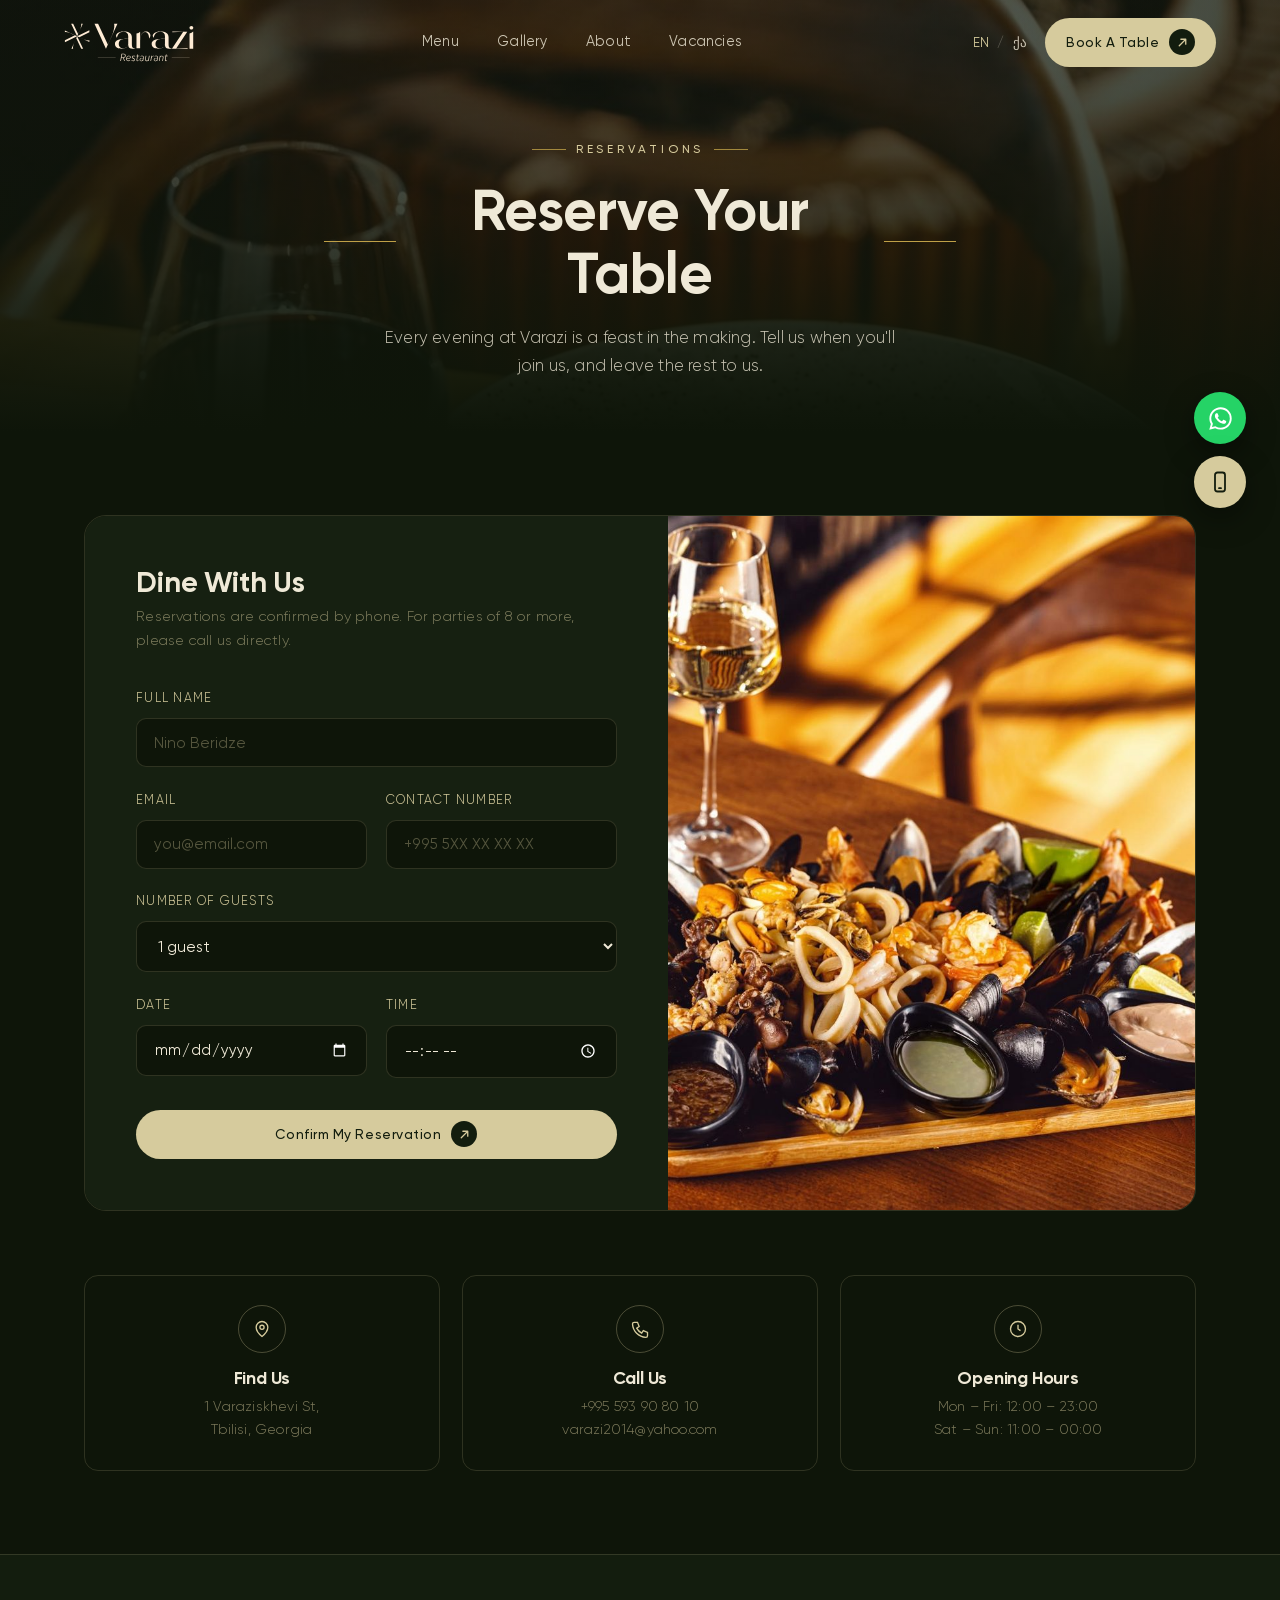
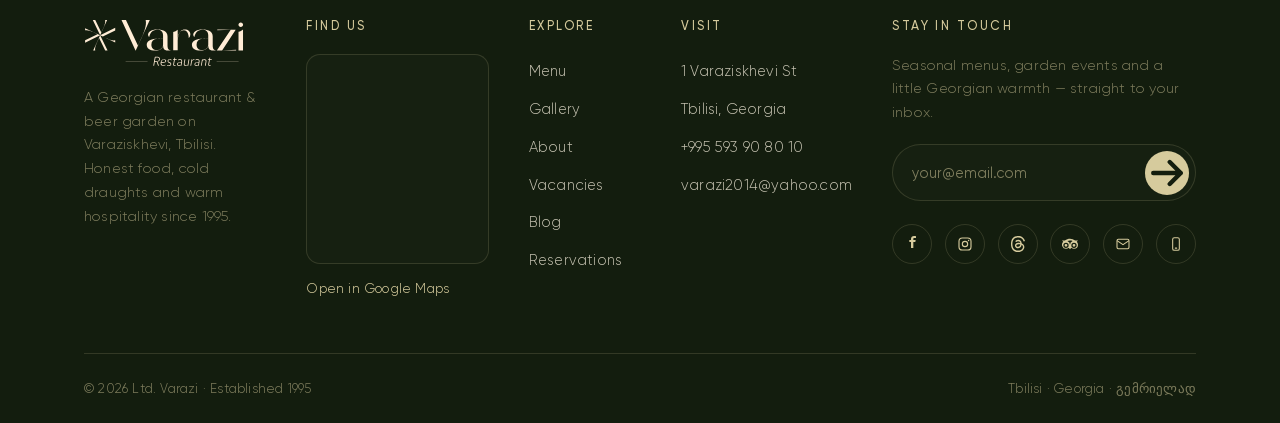
<file: reservations.html>
<!DOCTYPE html>
<html lang="en">
<head>
<meta charset="UTF-8" />
<meta name="viewport" content="width=device-width, initial-scale=1.0" />
<script>document.documentElement.classList.add('js');(function(){try{var L=localStorage.getItem('varazi-lang')||'en';document.documentElement.lang=L;if(L==='ka')document.documentElement.classList.add('lang-ka');}catch(e){}})();</script>
<title>Reservations — Varazi Georgian Restaurant & Beer Garden</title>
<meta name="description" content="Reserve your table at Varazi — Georgian restaurant and beer garden on Varaziskhevi, Tbilisi. Book online or call +995 593 90 80 10." />
<link rel="preconnect" href="https://fonts.googleapis.com" />
<link rel="preconnect" href="https://fonts.gstatic.com" crossorigin />
<link rel="stylesheet" href="assets/css/styles.css?v=20" />
</head>
<body>

<!-- ============ NAV ============ -->
<header class="nav">
  <a class="brand" href="index.html" aria-label="Varazi home">
    <img class="brand-logo" src="assets/img/varazi-logo.svg" alt="Varazi" />
  </a>
  <nav class="nav-links">
    <a href="menu.html">Menu</a>
    <a href="gallery.html">Gallery</a>
    <a href="about.html">About</a>
    <a href="vacancies.html">Vacancies</a>
  </nav>
  <div class="nav-cta">
    <div class="lang-switch" role="group" aria-label="Language">
      <button type="button" data-lang="en">EN</button><span>/</span><button type="button" data-lang="ka">ქა</button>
    </div>
    <a href="reservations.html" class="btn btn-primary">Book A Table
      <span class="ico"><svg viewBox="0 0 16 16" fill="none" stroke="currentColor" stroke-width="1.6" stroke-linecap="round" stroke-linejoin="round"><path d="M4 12 12 4M6 4h6v6"/></svg></span>
    </a>
    <button class="nav-toggle" aria-label="Open menu"><span></span><span></span><span></span></button>
  </div>
</header>
<div class="nav-mobile">
  <a href="menu.html">Menu</a><a href="gallery.html">Gallery</a><a href="about.html">About</a><a href="vacancies.html">Vacancies</a>
  <a href="reservations.html" class="btn btn-primary">Book A Table
    <span class="ico"><svg viewBox="0 0 16 16" fill="none" stroke="currentColor" stroke-width="1.6" stroke-linecap="round" stroke-linejoin="round"><path d="M4 12 12 4M6 4h6v6"/></svg></span>
  </a>
  <div class="lang-switch lang-switch-mobile" role="group" aria-label="Language">
    <button type="button" data-lang="en">English</button><span>/</span><button type="button" data-lang="ka">ქართული</button>
  </div>
</div>

<!-- ============ PAGE HERO ============ -->
<section class="page-hero" style="min-height:48vh">
  <div class="hero-bg"><img src="assets/img/table-for-1-3.jpg" alt="A candlelit table at Varazi" /></div>
  <div class="inner">
    <span class="eyebrow centered reveal">Reservations</span>
    <h1 class="reveal d1"><span class="deco-title">Reserve Your Table</span></h1>
    <p class="lead reveal d2" style="margin-inline:auto">Every evening at Varazi is a feast in the making. Tell us when you'll join us, and leave the rest to us.</p>
  </div>
</section>

<!-- ============ FORM ============ -->
<section class="section-pad">
  <div class="wrap">
    <div class="reserve-wrap reveal">
      <div class="reserve-form">
        <h2>Dine With Us</h2>
        <p class="sub">Reservations are confirmed by phone. For parties of 8 or more, please call us directly.</p>
        <form id="reservation-form">
          <div class="field">
            <label for="name">Full Name</label>
            <input type="text" id="name" name="name" placeholder="Nino Beridze" required />
          </div>
          <div class="field-row">
            <div class="field">
              <label for="email">Email</label>
              <input type="email" id="email" name="email" placeholder="you@email.com" required />
            </div>
            <div class="field">
              <label for="phone">Contact Number</label>
              <input type="tel" id="phone" name="phone" placeholder="+995 5XX XX XX XX" required />
            </div>
          </div>
          <div class="field">
            <label for="seats">Number of Guests</label>
            <select id="seats" name="seats">
              <option>1 guest</option><option>2 guests</option><option>3 guests</option>
              <option>4 guests</option><option>5 guests</option><option>6 guests</option>
              <option>7 guests</option><option>8+ (please call)</option>
            </select>
          </div>
          <div class="field-row">
            <div class="field">
              <label for="date">Date</label>
              <input type="date" id="date" name="date" required />
            </div>
            <div class="field">
              <label for="time">Time</label>
              <input type="time" id="time" name="time" required />
            </div>
          </div>
          <button type="submit" class="btn btn-primary">Confirm My Reservation
            <span class="ico"><svg viewBox="0 0 16 16" fill="none" stroke="currentColor" stroke-width="1.6" stroke-linecap="round" stroke-linejoin="round"><path d="M4 12 12 4M6 4h6v6"/></svg></span>
          </button>
          <p class="form-note"></p>
        </form>
      </div>
      <div class="reserve-pic"><img src="assets/img/seafood-plate.jpg" alt="An elegant plate at Varazi"></div>
    </div>

    <!-- Contact cards -->
    <div class="contact-strip">
      <div class="contact-card reveal">
        <div class="ci"><svg viewBox="0 0 24 24" width="20" fill="none" stroke="currentColor" stroke-width="1.6"><path d="M12 21s-7-5.5-7-11a7 7 0 0 1 14 0c0 5.5-7 11-7 11z"/><circle cx="12" cy="10" r="2.5"/></svg></div>
        <h4>Find Us</h4>
        <p>1 Varaziskhevi St,<br/>Tbilisi, Georgia</p>
      </div>
      <div class="contact-card reveal d1">
        <div class="ci"><svg viewBox="0 0 24 24" width="20" fill="none" stroke="currentColor" stroke-width="1.6"><path d="M5 4h4l2 5-3 2a14 14 0 0 0 6 6l2-3 5 2v4a2 2 0 0 1-2 2A17 17 0 0 1 3 6a2 2 0 0 1 2-2z"/></svg></div>
        <h4>Call Us</h4>
        <p><a href="tel:+995593908010">+995 593 90 80 10</a><br/>varazi2014@yahoo.com</p>
      </div>
      <div class="contact-card reveal d2">
        <div class="ci"><svg viewBox="0 0 24 24" width="20" fill="none" stroke="currentColor" stroke-width="1.6"><circle cx="12" cy="12" r="9"/><path d="M12 7v5l3 2"/></svg></div>
        <h4>Opening Hours</h4>
        <p>Mon – Fri: 12:00 – 23:00<br/>Sat – Sun: 11:00 – 00:00</p>
      </div>
    </div>
  </div>
</section>

<!-- ============ FOOTER ============ -->
<footer class="footer">
  <div class="wrap">
    <div class="footer-grid">
      <div>
        <a class="brand" href="index.html">
          <img class="brand-logo" src="assets/img/varazi-logo.svg" alt="Varazi" />
        </a>
        <p class="about">A Georgian restaurant &amp; beer garden on Varaziskhevi, Tbilisi. Honest food, cold draughts and warm hospitality since 1995.</p>
      </div>
      <div class="map">
        <h4>Find Us</h4>
        <div class="map-embed">
          <iframe src="https://www.openstreetmap.org/export/embed.html?bbox=44.77422%2C41.70745%2C44.78622%2C41.71545&amp;layer=mapnik&amp;marker=41.71145%2C44.78022" title="Varazi location map" loading="lazy" referrerpolicy="no-referrer-when-downgrade" allowfullscreen></iframe>
          <a class="map-overlay" href="https://www.google.com/maps/search/?api=1&amp;query=1+Varaziskhevi+Street,+Tbilisi,+Georgia" target="_blank" rel="noopener" aria-label="Open Varazi location in Google Maps"></a>
        </div>
        <a class="map-link" href="https://www.google.com/maps/search/?api=1&amp;query=1+Varaziskhevi+Street,+Tbilisi,+Georgia" target="_blank" rel="noopener">Open in Google Maps</a>
      </div>
      <div class="col">
        <h4>Explore</h4>
        <a href="menu.html">Menu</a><a href="gallery.html">Gallery</a><a href="about.html">About</a><a href="vacancies.html">Vacancies</a><a href="blog.html">Blog</a><a href="reservations.html">Reservations</a>
      </div>
      <div class="col">
        <h4>Visit</h4>
        <a href="#">1 Varaziskhevi St</a><a href="#">Tbilisi, Georgia</a><a href="tel:+995593908010">+995 593 90 80 10</a><a href="mailto:varazi2014@yahoo.com">varazi2014@yahoo.com</a>
      </div>
      <div class="news">
        <h4>Stay in Touch</h4>
        <p>Seasonal menus, garden events and a little Georgian warmth — straight to your inbox.</p>
        <form>
          <input type="email" placeholder="your@email.com" required aria-label="Email address" />
          <button type="submit" aria-label="Subscribe"><svg viewBox="0 0 16 16" fill="none" stroke="currentColor" stroke-width="1.6" stroke-linecap="round" stroke-linejoin="round"><path d="M3 8h10M9 4l4 4-4 4"/></svg></button>
        </form>
        <div class="socials">
          <a href="https://www.facebook.com/varazibeergarden/?locale=ka_GE" aria-label="Facebook"><svg viewBox="0 0 24 24" width="16" fill="currentColor"><path d="M14 9h3l.5-3H14V4.5c0-.8.3-1.5 1.5-1.5H18V.2C17.5.1 16.3 0 15 0c-2.7 0-4.5 1.6-4.5 4.6V6H8v3h2.5v9H14V9z"/></svg></a>
          <a href="https://www.instagram.com/restaurantvarazi/" aria-label="Instagram"><svg viewBox="0 0 24 24" width="16" fill="none" stroke="currentColor" stroke-width="1.7"><rect x="3" y="3" width="18" height="18" rx="5"/><circle cx="12" cy="12" r="4"/><circle cx="17.4" cy="6.6" r="1.1" fill="currentColor" stroke="none"/></svg></a>
          <a href="https://www.threads.net/@restaurantvarazi" target="_blank" rel="noopener" aria-label="Threads"><svg viewBox="0 0 24 24" width="16" fill="currentColor"><path d="M12.186 24h-.007c-3.581-.024-6.334-1.205-8.184-3.509C2.35 18.44 1.5 15.586 1.472 12.01v-.017c.03-3.579.879-6.43 2.525-8.482C5.845 1.205 8.6.024 12.18 0h.014c2.746.02 5.043.725 6.826 2.098 1.677 1.29 2.858 3.13 3.509 5.467l-2.04.569c-1.104-3.96-3.898-5.984-8.304-6.015-2.91.022-5.11.936-6.54 2.717C4.307 6.504 3.616 8.914 3.589 12c.027 3.086.718 5.496 2.057 7.164 1.43 1.783 3.631 2.698 6.54 2.717 2.623-.02 4.358-.631 5.8-2.045 1.647-1.613 1.618-3.593 1.09-4.798-.31-.71-.873-1.3-1.634-1.75-.192 1.352-.622 2.446-1.284 3.272-.886 1.102-2.14 1.704-3.73 1.79-1.202.065-2.361-.218-3.259-.801-1.063-.689-1.685-1.74-1.752-2.964-.065-1.19.408-2.285 1.33-3.082.88-.76 2.119-1.207 3.583-1.291a13.853 13.853 0 0 1 3.02.142c-.126-.742-.375-1.332-.75-1.757-.513-.586-1.308-.883-2.359-.89h-.029c-.844 0-1.992.232-2.721 1.32L7.734 7.847c.98-1.454 2.568-2.256 4.478-2.256h.044c3.194.02 5.097 1.975 5.287 5.388.108.046.216.094.321.142 1.49.7 2.58 1.761 3.154 3.07.797 1.82.871 4.79-1.548 7.158-1.85 1.81-4.094 2.628-7.277 2.65Zm1.003-11.69c-.242 0-.487.007-.739.021-1.836.103-2.98.946-2.916 2.143.067 1.256 1.452 1.839 2.784 1.767 1.224-.065 2.818-.543 3.086-3.71a10.5 10.5 0 0 0-2.215-.221z"/></svg></a>
          <a href="https://www.tripadvisor.com/Restaurant_Review-g294195-d16216231-Reviews-Varazi_Restaurant-Tbilisi.html" target="_blank" rel="noopener" aria-label="Tripadvisor"><svg viewBox="0 0 24 24" width="16" fill="currentColor"><path d="M12.006 4.295c-2.67 0-5.338.784-7.645 2.353H0l1.963 2.135a5.997 5.997 0 0 0 4.04 10.436 5.976 5.976 0 0 0 4.075-1.6L12 19.705l1.922-2.09a5.972 5.972 0 0 0 4.072 1.598 6 6 0 0 0 6-5.998 5.982 5.982 0 0 0-1.957-4.438l1.963-2.135h-4.361a13.505 13.505 0 0 0-7.633-2.347zM12 6.705c1.334 0 2.652.24 3.891.703a6.008 6.008 0 0 0-3.887 5.588 6.006 6.006 0 0 0-3.889-5.586A11.35 11.35 0 0 1 12 6.705zm-5.997 3.293a3.999 3.999 0 1 1 0 7.998 3.999 3.999 0 0 1 0-7.998zm11.994 0a3.999 3.999 0 1 1 0 7.998 3.999 3.999 0 0 1 0-7.998zm-11.994 1.9a2.1 2.1 0 1 0 0 4.199 2.1 2.1 0 0 0 0-4.2zm11.994 0a2.1 2.1 0 1 0 0 4.199 2.1 2.1 0 0 0 0-4.2z"/></svg></a>
          <a href="mailto:varazi2014@yahoo.com" aria-label="Email"><svg viewBox="0 0 24 24" width="16" fill="none" stroke="currentColor" stroke-width="1.6"><rect x="3" y="5" width="18" height="14" rx="2"/><path d="m3 7 9 6 9-6"/></svg></a>
          <a href="tel:+995593908010" aria-label="Call us"><svg viewBox="0 0 24 24" width="16" fill="none" stroke="currentColor" stroke-width="1.6" stroke-linecap="round"><rect x="7" y="2.5" width="10" height="19" rx="2.5"/><path d="M11 18.2h2"/></svg></a>
        </div>
      </div>
    </div>
    <div class="footer-bottom">
      <span>© <span id="year">2025</span> Ltd. Varazi · Established 1995</span>
      <span>Tbilisi · Georgia · გემრიელად</span>
    </div>
  </div>
</footer>
<!-- ============ WHATSAPP ============ -->
<button class="wa-fab" aria-label="Contact us on WhatsApp" aria-expanded="false" aria-controls="wa-pop">
  <svg viewBox="0 0 24 24" fill="currentColor" aria-hidden="true"><path d="M12.04 2C6.58 2 2.13 6.45 2.13 11.91c0 1.75.46 3.46 1.32 4.96L2 22l5.25-1.38a9.9 9.9 0 0 0 4.79 1.22h.01c5.46 0 9.91-4.45 9.91-9.91 0-2.65-1.03-5.14-2.9-7.01A9.82 9.82 0 0 0 12.04 2zm0 18.15h-.01a8.23 8.23 0 0 1-4.19-1.15l-.3-.18-3.12.82.83-3.04-.2-.31a8.2 8.2 0 0 1-1.26-4.38c0-4.54 3.7-8.24 8.25-8.24 2.2 0 4.27.86 5.83 2.42a8.19 8.19 0 0 1 2.41 5.83c0 4.54-3.7 8.23-8.24 8.23zm4.52-6.16c-.25-.12-1.47-.72-1.69-.81-.23-.08-.39-.12-.56.13-.16.24-.64.8-.79.97-.14.16-.29.18-.54.06-.25-.12-1.05-.39-1.99-1.23-.74-.66-1.23-1.47-1.38-1.72-.14-.25-.01-.38.11-.5.11-.11.25-.29.37-.43.12-.15.16-.25.25-.41.08-.17.04-.31-.02-.43-.06-.12-.56-1.34-.76-1.84-.2-.48-.41-.42-.56-.43-.14-.01-.31-.01-.47-.01-.17 0-.43.06-.66.31-.23.25-.86.85-.86 2.07 0 1.22.89 2.4 1.01 2.56.12.17 1.75 2.67 4.23 3.74.59.26 1.05.41 1.41.52.59.19 1.13.16 1.56.1.48-.07 1.47-.6 1.68-1.18.21-.58.21-1.07.14-1.18-.06-.11-.22-.17-.47-.29z"/></svg>
</button>
<div class="wa-pop" id="wa-pop" role="dialog" aria-label="WhatsApp">
  <button class="wa-close" aria-label="Close"><svg viewBox="0 0 16 16" fill="none" stroke="currentColor" stroke-width="2" stroke-linecap="round"><path d="M3 3l10 10M13 3 3 13"/></svg></button>
  <div class="wa-head">
    <span class="wa-avatar"><svg viewBox="0 0 24 24" fill="currentColor" aria-hidden="true"><path d="M12.04 2C6.58 2 2.13 6.45 2.13 11.91c0 1.75.46 3.46 1.32 4.96L2 22l5.25-1.38a9.9 9.9 0 0 0 4.79 1.22h.01c5.46 0 9.91-4.45 9.91-9.91 0-2.65-1.03-5.14-2.9-7.01A9.82 9.82 0 0 0 12.04 2zm0 18.15h-.01a8.23 8.23 0 0 1-4.19-1.15l-.3-.18-3.12.82.83-3.04-.2-.31a8.2 8.2 0 0 1-1.26-4.38c0-4.54 3.7-8.24 8.25-8.24 2.2 0 4.27.86 5.83 2.42a8.19 8.19 0 0 1 2.41 5.83c0 4.54-3.7 8.23-8.24 8.23zm4.52-6.16c-.25-.12-1.47-.72-1.69-.81-.23-.08-.39-.12-.56.13-.16.24-.64.8-.79.97-.14.16-.29.18-.54.06-.25-.12-1.05-.39-1.99-1.23-.74-.66-1.23-1.47-1.38-1.72-.14-.25-.01-.38.11-.5.11-.11.25-.29.37-.43.12-.15.16-.25.25-.41.08-.17.04-.31-.02-.43-.06-.12-.56-1.34-.76-1.84-.2-.48-.41-.42-.56-.43-.14-.01-.31-.01-.47-.01-.17 0-.43.06-.66.31-.23.25-.86.85-.86 2.07 0 1.22.89 2.4 1.01 2.56.12.17 1.75 2.67 4.23 3.74.59.26 1.05.41 1.41.52.59.19 1.13.16 1.56.1.48-.07 1.47-.6 1.68-1.18.21-.58.21-1.07.14-1.18-.06-.11-.22-.17-.47-.29z"/></svg></span>
    <div><h4>Varazi</h4><span class="wa-status">Typically replies within an hour</span></div>
  </div>
  <p>Questions about a table, a large group or the garden? Message us on WhatsApp.</p>
  <a class="wa-cta" href="https://wa.me/995593908010" target="_blank" rel="noopener">Chat on WhatsApp</a>
</div>
<a class="call-fab" href="tel:+995593908010" aria-label="Call Varazi">
  <svg viewBox="0 0 24 24" fill="none" stroke="currentColor" stroke-width="1.8" stroke-linecap="round"><rect x="7" y="2.5" width="10" height="19" rx="2.5"/><path d="M11 18.2h2"/></svg>
</a>


<script>
(function(){
  var els=[].slice.call(document.querySelectorAll('.reveal'));
  if(!els.length)return;
  var showAll=function(){els.forEach(function(e){e.classList.add('in');});};
  if('IntersectionObserver' in window){
    var io=new IntersectionObserver(function(en){
      en.forEach(function(x){if(x.isIntersecting){x.target.classList.add('in');io.unobserve(x.target);}});
    },{threshold:0.08,rootMargin:'0px 0px -5% 0px'});
    els.forEach(function(e){io.observe(e);});
    setTimeout(showAll,1200);
    window.addEventListener('load',function(){setTimeout(showAll,200);});
  } else { showAll(); }
})();
</script>
<script src="assets/js/i18n.js?v=3"></script>
<script src="assets/js/main.js?v=8"></script>
</body>
</html>
</file>
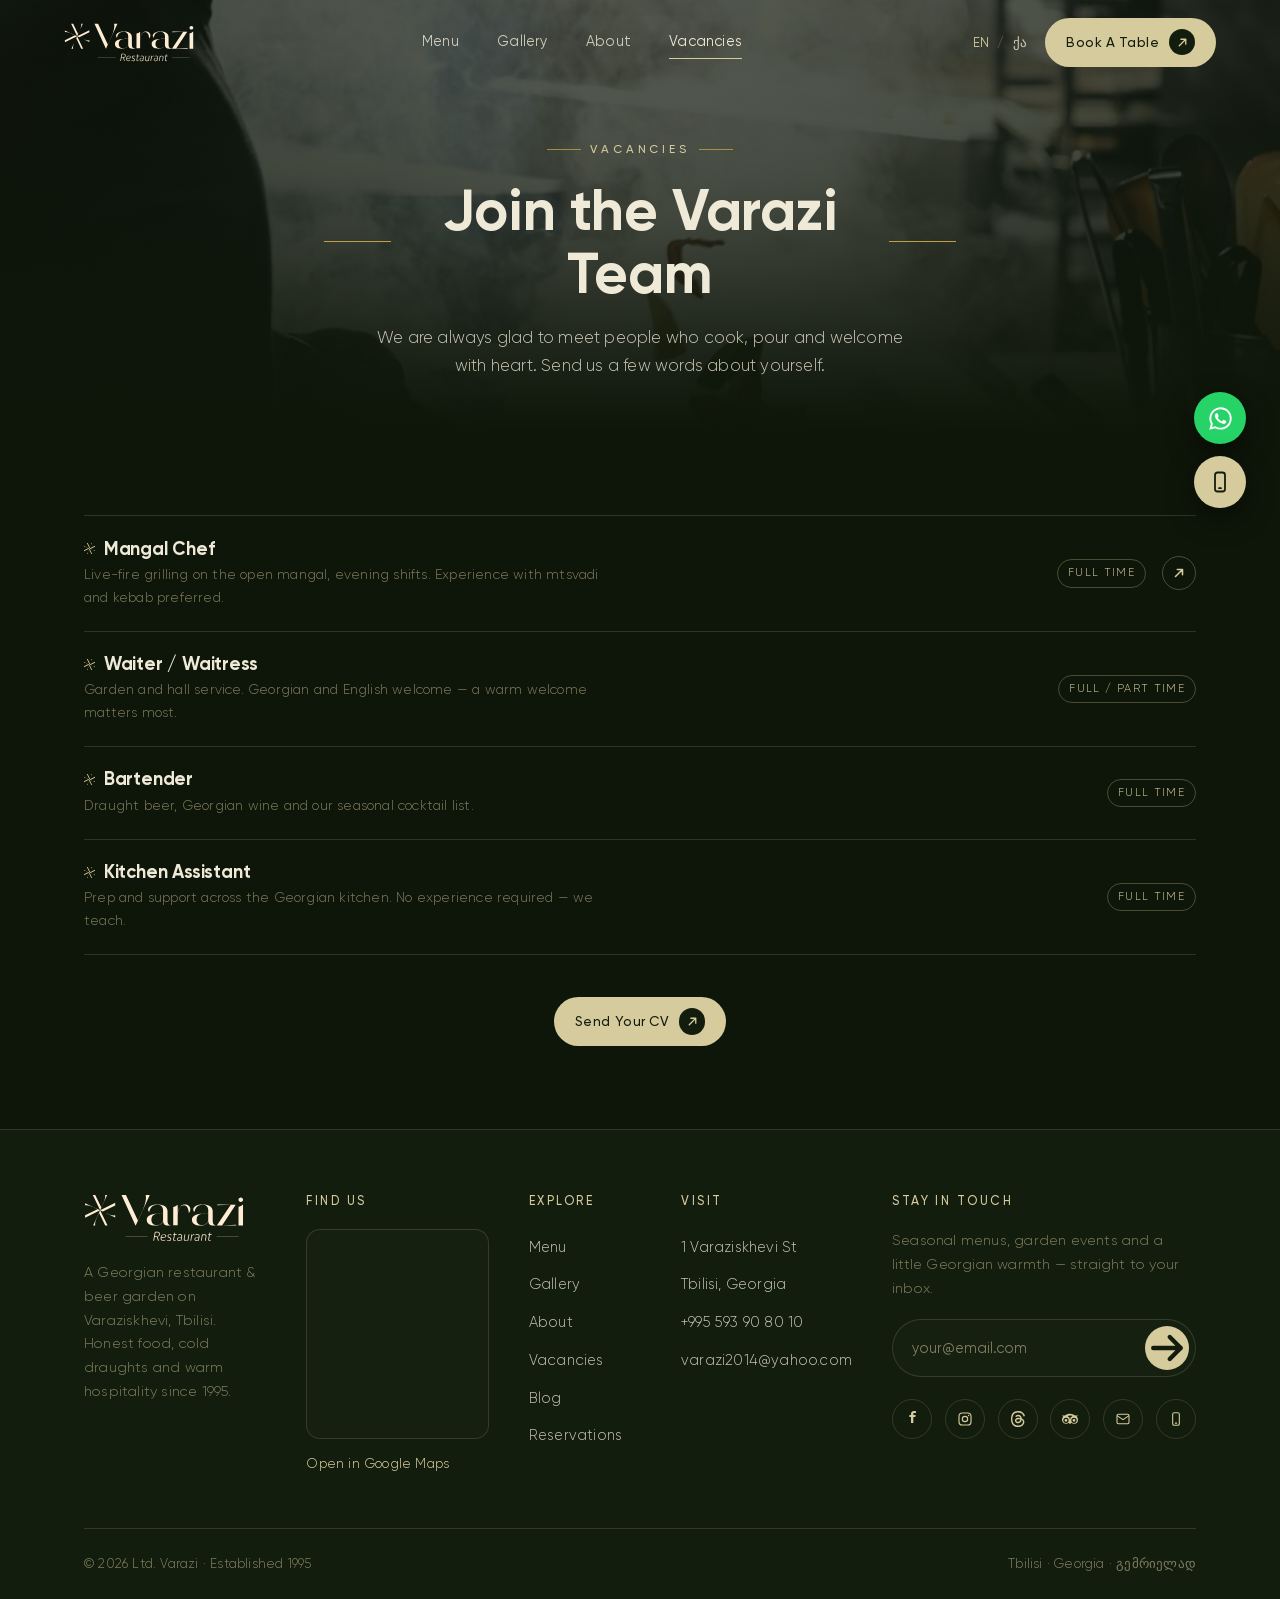
<file: vacancies.html>
<!DOCTYPE html>
<html lang="en">
<head>
<meta charset="UTF-8" />
<meta name="viewport" content="width=device-width, initial-scale=1.0" />
<script>document.documentElement.classList.add('js');(function(){try{var L=localStorage.getItem('varazi-lang')||'en';document.documentElement.lang=L;if(L==='ka')document.documentElement.classList.add('lang-ka');}catch(e){}})();</script>
<title>Vacancies — Varazi Georgian Restaurant &amp; Beer Garden</title>
<meta name="description" content="Join the Varazi team — open roles in our Georgian kitchen, on the mangal and in the beer garden on Varaziskhevi, Tbilisi." />
<link rel="preconnect" href="https://fonts.googleapis.com" />
<link rel="preconnect" href="https://fonts.gstatic.com" crossorigin />
<link rel="stylesheet" href="assets/css/styles.css?v=20" />
</head>
<body>

<!-- ============ NAV ============ -->
<header class="nav">
  <a class="brand" href="index.html" aria-label="Varazi home">
    <img class="brand-logo" src="assets/img/varazi-logo.svg" alt="Varazi" />
  </a>
  <nav class="nav-links">
    <a href="menu.html">Menu</a>
    <a href="gallery.html">Gallery</a>
    <a href="about.html">About</a>
    <a href="vacancies.html" class="active">Vacancies</a>
  </nav>
  <div class="nav-cta">
    <div class="lang-switch" role="group" aria-label="Language">
      <button type="button" data-lang="en">EN</button><span>/</span><button type="button" data-lang="ka">ქა</button>
    </div>
    <a href="reservations.html" class="btn btn-primary">Book A Table
      <span class="ico"><svg viewBox="0 0 16 16" fill="none" stroke="currentColor" stroke-width="1.6" stroke-linecap="round" stroke-linejoin="round"><path d="M4 12 12 4M6 4h6v6"/></svg></span>
    </a>
    <button class="nav-toggle" aria-label="Open menu"><span></span><span></span><span></span></button>
  </div>
</header>
<div class="nav-mobile">
  <a href="menu.html">Menu</a><a href="gallery.html">Gallery</a><a href="about.html">About</a><a href="vacancies.html">Vacancies</a>
  <a href="reservations.html" class="btn btn-primary">Book A Table
    <span class="ico"><svg viewBox="0 0 16 16" fill="none" stroke="currentColor" stroke-width="1.6" stroke-linecap="round" stroke-linejoin="round"><path d="M4 12 12 4M6 4h6v6"/></svg></span>
  </a>
  <div class="lang-switch lang-switch-mobile" role="group" aria-label="Language">
    <button type="button" data-lang="en">English</button><span>/</span><button type="button" data-lang="ka">ქართული</button>
  </div>
</div>

<!-- ============ PAGE HERO ============ -->
<section class="page-hero" style="min-height:48vh">
  <div class="hero-bg"><img src="assets/img/interior-kitchen.jpg" alt="The Varazi kitchen" /></div>
  <div class="inner">
    <span class="eyebrow centered reveal">Vacancies</span>
    <h1 class="reveal d1"><span class="deco-title">Join the Varazi Team</span></h1>
    <p class="lead reveal d2" style="margin-inline:auto">We are always glad to meet people who cook, pour and welcome with heart. Send us a few words about yourself.</p>
  </div>
</section>

<!-- ============ VACANCIES ============ -->
<section class="section-pad">
  <div class="wrap">
    <div class="vacancy-list reveal">
      <!-- A vacancy with its own page: give it <a class="vacancy" href="..."> and the
           .v-side wrapper below. Rows without a page stay as plain <div class="vacancy">. -->
      <a class="vacancy" href="vacancy-mangal-chef.html">
        <div class="v-main"><h3><span class="mark mark-bullet" aria-hidden="true"></span>Mangal Chef</h3><p>Live-fire grilling on the open mangal, evening shifts. Experience with mtsvadi and kebab preferred.</p></div>
        <span class="v-side">
          <span class="v-type">Full time</span>
          <span class="v-go" aria-hidden="true"><svg viewBox="0 0 16 16" fill="none" stroke="currentColor" stroke-width="1.8" stroke-linecap="round" stroke-linejoin="round"><path d="M4 12 12 4M6 4h6v6"/></svg></span>
        </span>
      </a>
      <div class="vacancy">
        <div class="v-main"><h3><span class="mark mark-bullet" aria-hidden="true"></span>Waiter / Waitress</h3><p>Garden and hall service. Georgian and English welcome — a warm welcome matters most.</p></div>
        <span class="v-type">Full / Part time</span>
      </div>
      <div class="vacancy">
        <div class="v-main"><h3><span class="mark mark-bullet" aria-hidden="true"></span>Bartender</h3><p>Draught beer, Georgian wine and our seasonal cocktail list.</p></div>
        <span class="v-type">Full time</span>
      </div>
      <div class="vacancy">
        <div class="v-main"><h3><span class="mark mark-bullet" aria-hidden="true"></span>Kitchen Assistant</h3><p>Prep and support across the Georgian kitchen. No experience required — we teach.</p></div>
        <span class="v-type">Full time</span>
      </div>
    </div>
    <div class="center reveal d1" style="margin-top:clamp(1.8rem,3.5vw,2.6rem)">
      <a href="mailto:varazi2014@yahoo.com?subject=Vacancy%20application" class="btn btn-primary">Send Your CV
        <span class="ico"><svg viewBox="0 0 16 16" fill="none" stroke="currentColor" stroke-width="1.6" stroke-linecap="round" stroke-linejoin="round"><path d="M4 12 12 4M6 4h6v6"/></svg></span>
      </a>
    </div>
  </div>
</section>

<!-- ============ FOOTER ============ -->
<footer class="footer">
  <div class="wrap">
    <div class="footer-grid">
      <div>
        <a class="brand" href="index.html">
          <img class="brand-logo" src="assets/img/varazi-logo.svg" alt="Varazi" />
        </a>
        <p class="about">A Georgian restaurant &amp; beer garden on Varaziskhevi, Tbilisi. Honest food, cold draughts and warm hospitality since 1995.</p>
      </div>
      <div class="map">
        <h4>Find Us</h4>
        <div class="map-embed">
          <iframe src="https://www.openstreetmap.org/export/embed.html?bbox=44.77422%2C41.70745%2C44.78622%2C41.71545&amp;layer=mapnik&amp;marker=41.71145%2C44.78022" title="Varazi location map" loading="lazy" referrerpolicy="no-referrer-when-downgrade" allowfullscreen></iframe>
          <a class="map-overlay" href="https://www.google.com/maps/search/?api=1&amp;query=1+Varaziskhevi+Street,+Tbilisi,+Georgia" target="_blank" rel="noopener" aria-label="Open Varazi location in Google Maps"></a>
        </div>
        <a class="map-link" href="https://www.google.com/maps/search/?api=1&amp;query=1+Varaziskhevi+Street,+Tbilisi,+Georgia" target="_blank" rel="noopener">Open in Google Maps</a>
      </div>
      <div class="col">
        <h4>Explore</h4>
        <a href="menu.html">Menu</a><a href="gallery.html">Gallery</a><a href="about.html">About</a><a href="vacancies.html">Vacancies</a><a href="blog.html">Blog</a><a href="reservations.html">Reservations</a>
      </div>
      <div class="col">
        <h4>Visit</h4>
        <a href="#">1 Varaziskhevi St</a><a href="#">Tbilisi, Georgia</a><a href="tel:+995593908010">+995 593 90 80 10</a><a href="mailto:varazi2014@yahoo.com">varazi2014@yahoo.com</a>
      </div>
      <div class="news">
        <h4>Stay in Touch</h4>
        <p>Seasonal menus, garden events and a little Georgian warmth — straight to your inbox.</p>
        <form>
          <input type="email" placeholder="your@email.com" required aria-label="Email address" />
          <button type="submit" aria-label="Subscribe"><svg viewBox="0 0 16 16" fill="none" stroke="currentColor" stroke-width="1.6" stroke-linecap="round" stroke-linejoin="round"><path d="M3 8h10M9 4l4 4-4 4"/></svg></button>
        </form>
        <div class="socials">
          <a href="https://www.facebook.com/varazibeergarden/?locale=ka_GE" aria-label="Facebook"><svg viewBox="0 0 24 24" width="16" fill="currentColor"><path d="M14 9h3l.5-3H14V4.5c0-.8.3-1.5 1.5-1.5H18V.2C17.5.1 16.3 0 15 0c-2.7 0-4.5 1.6-4.5 4.6V6H8v3h2.5v9H14V9z"/></svg></a>
          <a href="https://www.instagram.com/restaurantvarazi/" aria-label="Instagram"><svg viewBox="0 0 24 24" width="16" fill="none" stroke="currentColor" stroke-width="1.7"><rect x="3" y="3" width="18" height="18" rx="5"/><circle cx="12" cy="12" r="4"/><circle cx="17.4" cy="6.6" r="1.1" fill="currentColor" stroke="none"/></svg></a>
          <a href="https://www.threads.net/@restaurantvarazi" target="_blank" rel="noopener" aria-label="Threads"><svg viewBox="0 0 24 24" width="16" fill="currentColor"><path d="M12.186 24h-.007c-3.581-.024-6.334-1.205-8.184-3.509C2.35 18.44 1.5 15.586 1.472 12.01v-.017c.03-3.579.879-6.43 2.525-8.482C5.845 1.205 8.6.024 12.18 0h.014c2.746.02 5.043.725 6.826 2.098 1.677 1.29 2.858 3.13 3.509 5.467l-2.04.569c-1.104-3.96-3.898-5.984-8.304-6.015-2.91.022-5.11.936-6.54 2.717C4.307 6.504 3.616 8.914 3.589 12c.027 3.086.718 5.496 2.057 7.164 1.43 1.783 3.631 2.698 6.54 2.717 2.623-.02 4.358-.631 5.8-2.045 1.647-1.613 1.618-3.593 1.09-4.798-.31-.71-.873-1.3-1.634-1.75-.192 1.352-.622 2.446-1.284 3.272-.886 1.102-2.14 1.704-3.73 1.79-1.202.065-2.361-.218-3.259-.801-1.063-.689-1.685-1.74-1.752-2.964-.065-1.19.408-2.285 1.33-3.082.88-.76 2.119-1.207 3.583-1.291a13.853 13.853 0 0 1 3.02.142c-.126-.742-.375-1.332-.75-1.757-.513-.586-1.308-.883-2.359-.89h-.029c-.844 0-1.992.232-2.721 1.32L7.734 7.847c.98-1.454 2.568-2.256 4.478-2.256h.044c3.194.02 5.097 1.975 5.287 5.388.108.046.216.094.321.142 1.49.7 2.58 1.761 3.154 3.07.797 1.82.871 4.79-1.548 7.158-1.85 1.81-4.094 2.628-7.277 2.65Zm1.003-11.69c-.242 0-.487.007-.739.021-1.836.103-2.98.946-2.916 2.143.067 1.256 1.452 1.839 2.784 1.767 1.224-.065 2.818-.543 3.086-3.71a10.5 10.5 0 0 0-2.215-.221z"/></svg></a>
          <a href="https://www.tripadvisor.com/Restaurant_Review-g294195-d16216231-Reviews-Varazi_Restaurant-Tbilisi.html" target="_blank" rel="noopener" aria-label="Tripadvisor"><svg viewBox="0 0 24 24" width="16" fill="currentColor"><path d="M12.006 4.295c-2.67 0-5.338.784-7.645 2.353H0l1.963 2.135a5.997 5.997 0 0 0 4.04 10.436 5.976 5.976 0 0 0 4.075-1.6L12 19.705l1.922-2.09a5.972 5.972 0 0 0 4.072 1.598 6 6 0 0 0 6-5.998 5.982 5.982 0 0 0-1.957-4.438l1.963-2.135h-4.361a13.505 13.505 0 0 0-7.633-2.347zM12 6.705c1.334 0 2.652.24 3.891.703a6.008 6.008 0 0 0-3.887 5.588 6.006 6.006 0 0 0-3.889-5.586A11.35 11.35 0 0 1 12 6.705zm-5.997 3.293a3.999 3.999 0 1 1 0 7.998 3.999 3.999 0 0 1 0-7.998zm11.994 0a3.999 3.999 0 1 1 0 7.998 3.999 3.999 0 0 1 0-7.998zm-11.994 1.9a2.1 2.1 0 1 0 0 4.199 2.1 2.1 0 0 0 0-4.2zm11.994 0a2.1 2.1 0 1 0 0 4.199 2.1 2.1 0 0 0 0-4.2z"/></svg></a>
          <a href="mailto:varazi2014@yahoo.com" aria-label="Email"><svg viewBox="0 0 24 24" width="16" fill="none" stroke="currentColor" stroke-width="1.6"><rect x="3" y="5" width="18" height="14" rx="2"/><path d="m3 7 9 6 9-6"/></svg></a>
          <a href="tel:+995593908010" aria-label="Call us"><svg viewBox="0 0 24 24" width="16" fill="none" stroke="currentColor" stroke-width="1.6" stroke-linecap="round"><rect x="7" y="2.5" width="10" height="19" rx="2.5"/><path d="M11 18.2h2"/></svg></a>
        </div>
      </div>
    </div>
    <div class="footer-bottom">
      <span>© <span id="year">2025</span> Ltd. Varazi · Established 1995</span>
      <span>Tbilisi · Georgia · გემრიელად</span>
    </div>
  </div>
</footer>
<!-- ============ WHATSAPP ============ -->
<button class="wa-fab" aria-label="Contact us on WhatsApp" aria-expanded="false" aria-controls="wa-pop">
  <svg viewBox="0 0 24 24" fill="currentColor" aria-hidden="true"><path d="M12.04 2C6.58 2 2.13 6.45 2.13 11.91c0 1.75.46 3.46 1.32 4.96L2 22l5.25-1.38a9.9 9.9 0 0 0 4.79 1.22h.01c5.46 0 9.91-4.45 9.91-9.91 0-2.65-1.03-5.14-2.9-7.01A9.82 9.82 0 0 0 12.04 2zm0 18.15h-.01a8.23 8.23 0 0 1-4.19-1.15l-.3-.18-3.12.82.83-3.04-.2-.31a8.2 8.2 0 0 1-1.26-4.38c0-4.54 3.7-8.24 8.25-8.24 2.2 0 4.27.86 5.83 2.42a8.19 8.19 0 0 1 2.41 5.83c0 4.54-3.7 8.23-8.24 8.23zm4.52-6.16c-.25-.12-1.47-.72-1.69-.81-.23-.08-.39-.12-.56.13-.16.24-.64.8-.79.97-.14.16-.29.18-.54.06-.25-.12-1.05-.39-1.99-1.23-.74-.66-1.23-1.47-1.38-1.72-.14-.25-.01-.38.11-.5.11-.11.25-.29.37-.43.12-.15.16-.25.25-.41.08-.17.04-.31-.02-.43-.06-.12-.56-1.34-.76-1.84-.2-.48-.41-.42-.56-.43-.14-.01-.31-.01-.47-.01-.17 0-.43.06-.66.31-.23.25-.86.85-.86 2.07 0 1.22.89 2.4 1.01 2.56.12.17 1.75 2.67 4.23 3.74.59.26 1.05.41 1.41.52.59.19 1.13.16 1.56.1.48-.07 1.47-.6 1.68-1.18.21-.58.21-1.07.14-1.18-.06-.11-.22-.17-.47-.29z"/></svg>
</button>
<div class="wa-pop" id="wa-pop" role="dialog" aria-label="WhatsApp">
  <button class="wa-close" aria-label="Close"><svg viewBox="0 0 16 16" fill="none" stroke="currentColor" stroke-width="2" stroke-linecap="round"><path d="M3 3l10 10M13 3 3 13"/></svg></button>
  <div class="wa-head">
    <span class="wa-avatar"><svg viewBox="0 0 24 24" fill="currentColor" aria-hidden="true"><path d="M12.04 2C6.58 2 2.13 6.45 2.13 11.91c0 1.75.46 3.46 1.32 4.96L2 22l5.25-1.38a9.9 9.9 0 0 0 4.79 1.22h.01c5.46 0 9.91-4.45 9.91-9.91 0-2.65-1.03-5.14-2.9-7.01A9.82 9.82 0 0 0 12.04 2zm0 18.15h-.01a8.23 8.23 0 0 1-4.19-1.15l-.3-.18-3.12.82.83-3.04-.2-.31a8.2 8.2 0 0 1-1.26-4.38c0-4.54 3.7-8.24 8.25-8.24 2.2 0 4.27.86 5.83 2.42a8.19 8.19 0 0 1 2.41 5.83c0 4.54-3.7 8.23-8.24 8.23zm4.52-6.16c-.25-.12-1.47-.72-1.69-.81-.23-.08-.39-.12-.56.13-.16.24-.64.8-.79.97-.14.16-.29.18-.54.06-.25-.12-1.05-.39-1.99-1.23-.74-.66-1.23-1.47-1.38-1.72-.14-.25-.01-.38.11-.5.11-.11.25-.29.37-.43.12-.15.16-.25.25-.41.08-.17.04-.31-.02-.43-.06-.12-.56-1.34-.76-1.84-.2-.48-.41-.42-.56-.43-.14-.01-.31-.01-.47-.01-.17 0-.43.06-.66.31-.23.25-.86.85-.86 2.07 0 1.22.89 2.4 1.01 2.56.12.17 1.75 2.67 4.23 3.74.59.26 1.05.41 1.41.52.59.19 1.13.16 1.56.1.48-.07 1.47-.6 1.68-1.18.21-.58.21-1.07.14-1.18-.06-.11-.22-.17-.47-.29z"/></svg></span>
    <div><h4>Varazi</h4><span class="wa-status">Typically replies within an hour</span></div>
  </div>
  <p>Questions about a table, a large group or the garden? Message us on WhatsApp.</p>
  <a class="wa-cta" href="https://wa.me/995593908010" target="_blank" rel="noopener">Chat on WhatsApp</a>
</div>
<a class="call-fab" href="tel:+995593908010" aria-label="Call Varazi">
  <svg viewBox="0 0 24 24" fill="none" stroke="currentColor" stroke-width="1.8" stroke-linecap="round"><rect x="7" y="2.5" width="10" height="19" rx="2.5"/><path d="M11 18.2h2"/></svg>
</a>


<script>
(function(){
  var els=[].slice.call(document.querySelectorAll('.reveal'));
  if(!els.length)return;
  var showAll=function(){els.forEach(function(e){e.classList.add('in');});};
  if('IntersectionObserver' in window){
    var io=new IntersectionObserver(function(en){
      en.forEach(function(x){if(x.isIntersecting){x.target.classList.add('in');io.unobserve(x.target);}});
    },{threshold:0.08,rootMargin:'0px 0px -5% 0px'});
    els.forEach(function(e){io.observe(e);});
    setTimeout(showAll,1200);
    window.addEventListener('load',function(){setTimeout(showAll,200);});
  } else { showAll(); }
})();
</script>
<script src="assets/js/i18n.js?v=4"></script>
<script src="assets/js/main.js?v=8"></script>
</body>
</html>
</file>
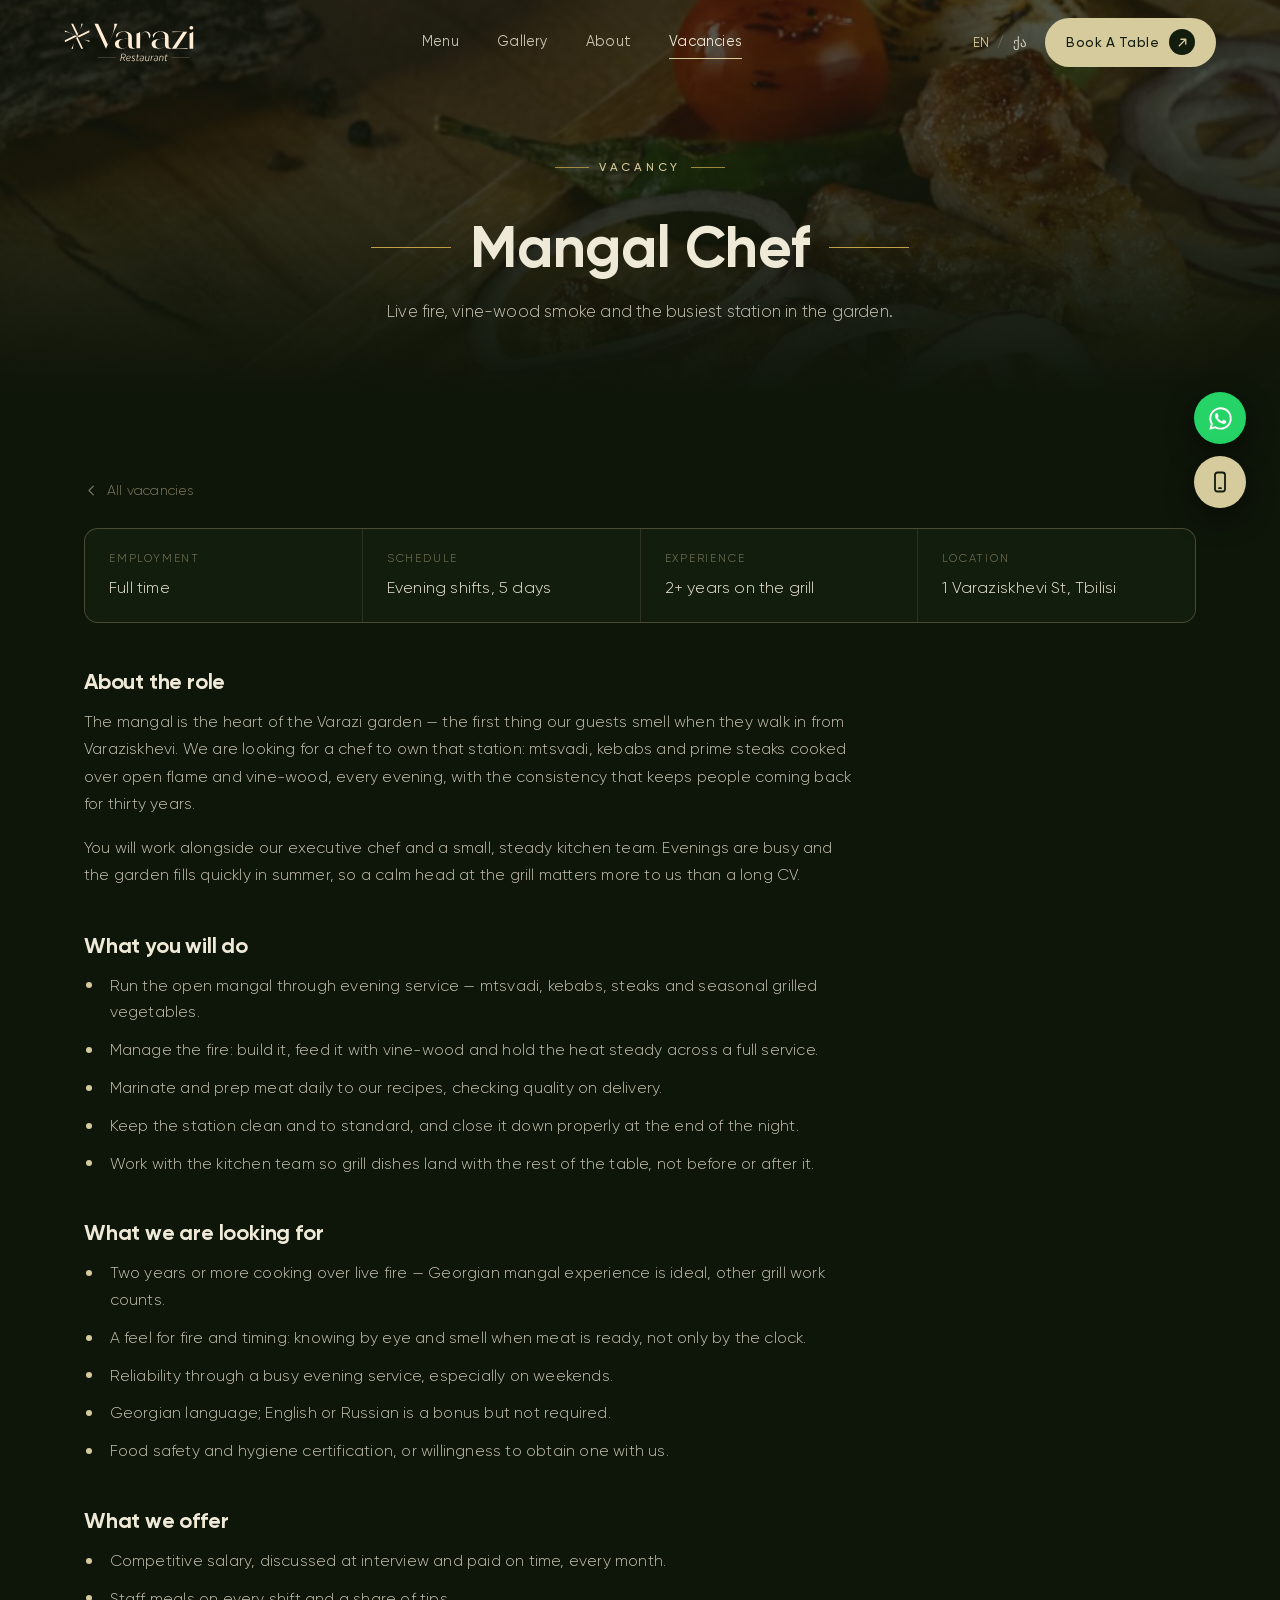
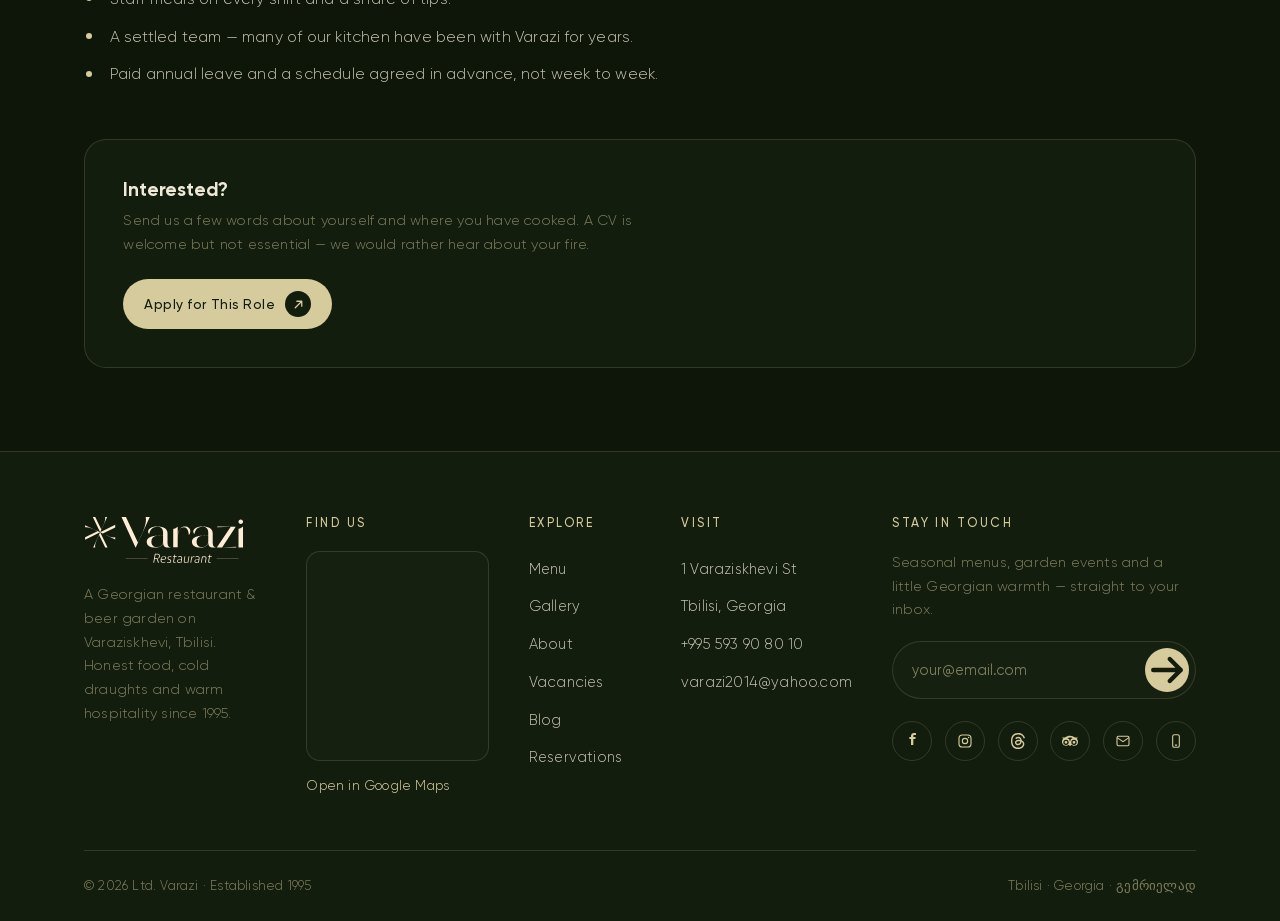
<file: vacancy-mangal-chef.html>
<!DOCTYPE html>
<html lang="en">
<head>
<meta charset="UTF-8" />
<meta name="viewport" content="width=device-width, initial-scale=1.0" />
<script>document.documentElement.classList.add('js');(function(){try{var L=localStorage.getItem('varazi-lang')||'en';document.documentElement.lang=L;if(L==='ka')document.documentElement.classList.add('lang-ka');}catch(e){}})();</script>
<title>Mangal Chef — Vacancies at Varazi</title>
<meta name="description" content="Mangal Chef vacancy at Varazi, Tbilisi — live-fire grilling on the open mangal. Full time, evening shifts. Apply with a few words about yourself." />
<link rel="preconnect" href="https://fonts.googleapis.com" />
<link rel="preconnect" href="https://fonts.gstatic.com" crossorigin />
<link rel="stylesheet" href="assets/css/styles.css?v=20" />
</head>
<body>

<!-- ============ NAV ============ -->
<header class="nav">
  <a class="brand" href="index.html" aria-label="Varazi home">
    <img class="brand-logo" src="assets/img/varazi-logo.svg" alt="Varazi" />
  </a>
  <nav class="nav-links">
    <a href="menu.html">Menu</a>
    <a href="gallery.html">Gallery</a>
    <a href="about.html">About</a>
    <a href="vacancies.html" class="active">Vacancies</a>
  </nav>
  <div class="nav-cta">
    <div class="lang-switch" role="group" aria-label="Language">
      <button type="button" data-lang="en">EN</button><span>/</span><button type="button" data-lang="ka">ქა</button>
    </div>
    <a href="reservations.html" class="btn btn-primary">Book A Table
      <span class="ico"><svg viewBox="0 0 16 16" fill="none" stroke="currentColor" stroke-width="1.6" stroke-linecap="round" stroke-linejoin="round"><path d="M4 12 12 4M6 4h6v6"/></svg></span>
    </a>
    <button class="nav-toggle" aria-label="Open menu"><span></span><span></span><span></span></button>
  </div>
</header>
<div class="nav-mobile">
  <a href="menu.html">Menu</a><a href="gallery.html">Gallery</a><a href="about.html">About</a><a href="vacancies.html">Vacancies</a>
  <a href="reservations.html" class="btn btn-primary">Book A Table
    <span class="ico"><svg viewBox="0 0 16 16" fill="none" stroke="currentColor" stroke-width="1.6" stroke-linecap="round" stroke-linejoin="round"><path d="M4 12 12 4M6 4h6v6"/></svg></span>
  </a>
  <div class="lang-switch lang-switch-mobile" role="group" aria-label="Language">
    <button type="button" data-lang="en">English</button><span>/</span><button type="button" data-lang="ka">ქართული</button>
  </div>
</div>

<!-- ============ PAGE HERO ============ -->
<section class="page-hero" style="min-height:44vh">
  <div class="hero-bg"><img src="assets/img/pork-mcvadi.jpg" alt="Mtsvadi over the open mangal" /></div>
  <div class="inner">
    <span class="eyebrow centered reveal">Vacancy</span>
    <h1 class="reveal d1"><span class="deco-title">Mangal Chef</span></h1>
    <p class="lead reveal d2" style="margin-inline:auto">Live fire, vine-wood smoke and the busiest station in the garden.</p>
  </div>
</section>

<!-- ============ VACANCY ============ -->
<section class="section-pad">
  <div class="wrap">

    <a class="v-back reveal" href="vacancies.html">
      <svg viewBox="0 0 24 24" fill="none" stroke="currentColor" stroke-width="2" stroke-linecap="round" stroke-linejoin="round"><path d="M15 5l-7 7 7 7"/></svg>
      All vacancies
    </a>

    <dl class="v-meta reveal">
      <div><dt>Employment</dt><dd>Full time</dd></div>
      <div><dt>Schedule</dt><dd>Evening shifts, 5 days</dd></div>
      <div><dt>Experience</dt><dd>2+ years on the grill</dd></div>
      <div><dt>Location</dt><dd>1 Varaziskhevi St, Tbilisi</dd></div>
    </dl>

    <div class="v-body reveal d1">
      <h2>About the role</h2>
      <p>The mangal is the heart of the Varazi garden — the first thing our guests smell when they walk in from Varaziskhevi. We are looking for a chef to own that station: mtsvadi, kebabs and prime steaks cooked over open flame and vine-wood, every evening, with the consistency that keeps people coming back for thirty years.</p>
      <p>You will work alongside our executive chef and a small, steady kitchen team. Evenings are busy and the garden fills quickly in summer, so a calm head at the grill matters more to us than a long CV.</p>

      <h2>What you will do</h2>
      <ul>
        <li>Run the open mangal through evening service — mtsvadi, kebabs, steaks and seasonal grilled vegetables.</li>
        <li>Manage the fire: build it, feed it with vine-wood and hold the heat steady across a full service.</li>
        <li>Marinate and prep meat daily to our recipes, checking quality on delivery.</li>
        <li>Keep the station clean and to standard, and close it down properly at the end of the night.</li>
        <li>Work with the kitchen team so grill dishes land with the rest of the table, not before or after it.</li>
      </ul>

      <h2>What we are looking for</h2>
      <ul>
        <li>Two years or more cooking over live fire — Georgian mangal experience is ideal, other grill work counts.</li>
        <li>A feel for fire and timing: knowing by eye and smell when meat is ready, not only by the clock.</li>
        <li>Reliability through a busy evening service, especially on weekends.</li>
        <li>Georgian language; English or Russian is a bonus but not required.</li>
        <li>Food safety and hygiene certification, or willingness to obtain one with us.</li>
      </ul>

      <h2>What we offer</h2>
      <ul>
        <li>Competitive salary, discussed at interview and paid on time, every month.</li>
        <li>Staff meals on every shift and a share of tips.</li>
        <li>A settled team — many of our kitchen have been with Varazi for years.</li>
        <li>Paid annual leave and a schedule agreed in advance, not week to week.</li>
      </ul>
    </div>

    <div class="v-apply reveal d2">
      <h3>Interested?</h3>
      <p>Send us a few words about yourself and where you have cooked. A CV is welcome but not essential — we would rather hear about your fire.</p>
      <a href="mailto:varazi2014@yahoo.com?subject=Application%3A%20Mangal%20Chef" class="btn btn-primary">Apply for This Role
        <span class="ico"><svg viewBox="0 0 16 16" fill="none" stroke="currentColor" stroke-width="1.6" stroke-linecap="round" stroke-linejoin="round"><path d="M4 12 12 4M6 4h6v6"/></svg></span>
      </a>
    </div>

  </div>
</section>

<!-- ============ FOOTER ============ -->
<footer class="footer">
  <div class="wrap">
    <div class="footer-grid">
      <div>
        <a class="brand" href="index.html">
          <img class="brand-logo" src="assets/img/varazi-logo.svg" alt="Varazi" />
        </a>
        <p class="about">A Georgian restaurant &amp; beer garden on Varaziskhevi, Tbilisi. Honest food, cold draughts and warm hospitality since 1995.</p>
      </div>
      <div class="map">
        <h4>Find Us</h4>
        <div class="map-embed">
          <iframe src="https://www.openstreetmap.org/export/embed.html?bbox=44.77422%2C41.70745%2C44.78622%2C41.71545&amp;layer=mapnik&amp;marker=41.71145%2C44.78022" title="Varazi location map" loading="lazy" referrerpolicy="no-referrer-when-downgrade" allowfullscreen></iframe>
          <a class="map-overlay" href="https://www.google.com/maps/search/?api=1&amp;query=1+Varaziskhevi+Street,+Tbilisi,+Georgia" target="_blank" rel="noopener" aria-label="Open Varazi location in Google Maps"></a>
        </div>
        <a class="map-link" href="https://www.google.com/maps/search/?api=1&amp;query=1+Varaziskhevi+Street,+Tbilisi,+Georgia" target="_blank" rel="noopener">Open in Google Maps</a>
      </div>
      <div class="col">
        <h4>Explore</h4>
        <a href="menu.html">Menu</a><a href="gallery.html">Gallery</a><a href="about.html">About</a><a href="vacancies.html">Vacancies</a><a href="blog.html">Blog</a><a href="reservations.html">Reservations</a>
      </div>
      <div class="col">
        <h4>Visit</h4>
        <a href="#">1 Varaziskhevi St</a><a href="#">Tbilisi, Georgia</a><a href="tel:+995593908010">+995 593 90 80 10</a><a href="mailto:varazi2014@yahoo.com">varazi2014@yahoo.com</a>
      </div>
      <div class="news">
        <h4>Stay in Touch</h4>
        <p>Seasonal menus, garden events and a little Georgian warmth — straight to your inbox.</p>
        <form>
          <input type="email" placeholder="your@email.com" required aria-label="Email address" />
          <button type="submit" aria-label="Subscribe"><svg viewBox="0 0 16 16" fill="none" stroke="currentColor" stroke-width="1.6" stroke-linecap="round" stroke-linejoin="round"><path d="M3 8h10M9 4l4 4-4 4"/></svg></button>
        </form>
        <div class="socials">
          <a href="https://www.facebook.com/varazibeergarden/?locale=ka_GE" aria-label="Facebook"><svg viewBox="0 0 24 24" width="16" fill="currentColor"><path d="M14 9h3l.5-3H14V4.5c0-.8.3-1.5 1.5-1.5H18V.2C17.5.1 16.3 0 15 0c-2.7 0-4.5 1.6-4.5 4.6V6H8v3h2.5v9H14V9z"/></svg></a>
          <a href="https://www.instagram.com/restaurantvarazi/" aria-label="Instagram"><svg viewBox="0 0 24 24" width="16" fill="none" stroke="currentColor" stroke-width="1.7"><rect x="3" y="3" width="18" height="18" rx="5"/><circle cx="12" cy="12" r="4"/><circle cx="17.4" cy="6.6" r="1.1" fill="currentColor" stroke="none"/></svg></a>
          <a href="https://www.threads.net/@restaurantvarazi" target="_blank" rel="noopener" aria-label="Threads"><svg viewBox="0 0 24 24" width="16" fill="currentColor"><path d="M12.186 24h-.007c-3.581-.024-6.334-1.205-8.184-3.509C2.35 18.44 1.5 15.586 1.472 12.01v-.017c.03-3.579.879-6.43 2.525-8.482C5.845 1.205 8.6.024 12.18 0h.014c2.746.02 5.043.725 6.826 2.098 1.677 1.29 2.858 3.13 3.509 5.467l-2.04.569c-1.104-3.96-3.898-5.984-8.304-6.015-2.91.022-5.11.936-6.54 2.717C4.307 6.504 3.616 8.914 3.589 12c.027 3.086.718 5.496 2.057 7.164 1.43 1.783 3.631 2.698 6.54 2.717 2.623-.02 4.358-.631 5.8-2.045 1.647-1.613 1.618-3.593 1.09-4.798-.31-.71-.873-1.3-1.634-1.75-.192 1.352-.622 2.446-1.284 3.272-.886 1.102-2.14 1.704-3.73 1.79-1.202.065-2.361-.218-3.259-.801-1.063-.689-1.685-1.74-1.752-2.964-.065-1.19.408-2.285 1.33-3.082.88-.76 2.119-1.207 3.583-1.291a13.853 13.853 0 0 1 3.02.142c-.126-.742-.375-1.332-.75-1.757-.513-.586-1.308-.883-2.359-.89h-.029c-.844 0-1.992.232-2.721 1.32L7.734 7.847c.98-1.454 2.568-2.256 4.478-2.256h.044c3.194.02 5.097 1.975 5.287 5.388.108.046.216.094.321.142 1.49.7 2.58 1.761 3.154 3.07.797 1.82.871 4.79-1.548 7.158-1.85 1.81-4.094 2.628-7.277 2.65Zm1.003-11.69c-.242 0-.487.007-.739.021-1.836.103-2.98.946-2.916 2.143.067 1.256 1.452 1.839 2.784 1.767 1.224-.065 2.818-.543 3.086-3.71a10.5 10.5 0 0 0-2.215-.221z"/></svg></a>
          <a href="https://www.tripadvisor.com/Restaurant_Review-g294195-d16216231-Reviews-Varazi_Restaurant-Tbilisi.html" target="_blank" rel="noopener" aria-label="Tripadvisor"><svg viewBox="0 0 24 24" width="16" fill="currentColor"><path d="M12.006 4.295c-2.67 0-5.338.784-7.645 2.353H0l1.963 2.135a5.997 5.997 0 0 0 4.04 10.436 5.976 5.976 0 0 0 4.075-1.6L12 19.705l1.922-2.09a5.972 5.972 0 0 0 4.072 1.598 6 6 0 0 0 6-5.998 5.982 5.982 0 0 0-1.957-4.438l1.963-2.135h-4.361a13.505 13.505 0 0 0-7.633-2.347zM12 6.705c1.334 0 2.652.24 3.891.703a6.008 6.008 0 0 0-3.887 5.588 6.006 6.006 0 0 0-3.889-5.586A11.35 11.35 0 0 1 12 6.705zm-5.997 3.293a3.999 3.999 0 1 1 0 7.998 3.999 3.999 0 0 1 0-7.998zm11.994 0a3.999 3.999 0 1 1 0 7.998 3.999 3.999 0 0 1 0-7.998zm-11.994 1.9a2.1 2.1 0 1 0 0 4.199 2.1 2.1 0 0 0 0-4.2zm11.994 0a2.1 2.1 0 1 0 0 4.199 2.1 2.1 0 0 0 0-4.2z"/></svg></a>
          <a href="mailto:varazi2014@yahoo.com" aria-label="Email"><svg viewBox="0 0 24 24" width="16" fill="none" stroke="currentColor" stroke-width="1.6"><rect x="3" y="5" width="18" height="14" rx="2"/><path d="m3 7 9 6 9-6"/></svg></a>
          <a href="tel:+995593908010" aria-label="Call us"><svg viewBox="0 0 24 24" width="16" fill="none" stroke="currentColor" stroke-width="1.6" stroke-linecap="round"><rect x="7" y="2.5" width="10" height="19" rx="2.5"/><path d="M11 18.2h2"/></svg></a>
        </div>
      </div>
    </div>
    <div class="footer-bottom">
      <span>© <span id="year">2025</span> Ltd. Varazi · Established 1995</span>
      <span>Tbilisi · Georgia · გემრიელად</span>
    </div>
  </div>
</footer>

<!-- ============ WHATSAPP ============ -->
<button class="wa-fab" aria-label="Contact us on WhatsApp" aria-expanded="false" aria-controls="wa-pop">
  <svg viewBox="0 0 24 24" fill="currentColor" aria-hidden="true"><path d="M12.04 2C6.58 2 2.13 6.45 2.13 11.91c0 1.75.46 3.46 1.32 4.96L2 22l5.25-1.38a9.9 9.9 0 0 0 4.79 1.22h.01c5.46 0 9.91-4.45 9.91-9.91 0-2.65-1.03-5.14-2.9-7.01A9.82 9.82 0 0 0 12.04 2zm0 18.15h-.01a8.23 8.23 0 0 1-4.19-1.15l-.3-.18-3.12.82.83-3.04-.2-.31a8.2 8.2 0 0 1-1.26-4.38c0-4.54 3.7-8.24 8.25-8.24 2.2 0 4.27.86 5.83 2.42a8.19 8.19 0 0 1 2.41 5.83c0 4.54-3.7 8.23-8.24 8.23zm4.52-6.16c-.25-.12-1.47-.72-1.69-.81-.23-.08-.39-.12-.56.13-.16.24-.64.8-.79.97-.14.16-.29.18-.54.06-.25-.12-1.05-.39-1.99-1.23-.74-.66-1.23-1.47-1.38-1.72-.14-.25-.01-.38.11-.5.11-.11.25-.29.37-.43.12-.15.16-.25.25-.41.08-.17.04-.31-.02-.43-.06-.12-.56-1.34-.76-1.84-.2-.48-.41-.42-.56-.43-.14-.01-.31-.01-.47-.01-.17 0-.43.06-.66.31-.23.25-.86.85-.86 2.07 0 1.22.89 2.4 1.01 2.56.12.17 1.75 2.67 4.23 3.74.59.26 1.05.41 1.41.52.59.19 1.13.16 1.56.1.48-.07 1.47-.6 1.68-1.18.21-.58.21-1.07.14-1.18-.06-.11-.22-.17-.47-.29z"/></svg>
</button>
<div class="wa-pop" id="wa-pop" role="dialog" aria-label="WhatsApp">
  <button class="wa-close" aria-label="Close"><svg viewBox="0 0 16 16" fill="none" stroke="currentColor" stroke-width="2" stroke-linecap="round"><path d="M3 3l10 10M13 3 3 13"/></svg></button>
  <div class="wa-head">
    <span class="wa-avatar"><svg viewBox="0 0 24 24" fill="currentColor" aria-hidden="true"><path d="M12.04 2C6.58 2 2.13 6.45 2.13 11.91c0 1.75.46 3.46 1.32 4.96L2 22l5.25-1.38a9.9 9.9 0 0 0 4.79 1.22h.01c5.46 0 9.91-4.45 9.91-9.91 0-2.65-1.03-5.14-2.9-7.01A9.82 9.82 0 0 0 12.04 2z"/></svg></span>
    <div><h4>Varazi</h4><span class="wa-status">Typically replies within an hour</span></div>
  </div>
  <p>Questions about a table, a large group or the garden? Message us on WhatsApp.</p>
  <a class="wa-cta" href="https://wa.me/995593908010" target="_blank" rel="noopener">Chat on WhatsApp</a>
</div>
<a class="call-fab" href="tel:+995593908010" aria-label="Call Varazi">
  <svg viewBox="0 0 24 24" fill="none" stroke="currentColor" stroke-width="1.8" stroke-linecap="round"><rect x="7" y="2.5" width="10" height="19" rx="2.5"/><path d="M11 18.2h2"/></svg>
</a>

<script>
(function(){
  var els=[].slice.call(document.querySelectorAll('.reveal'));
  if(!els.length)return;
  var showAll=function(){els.forEach(function(e){e.classList.add('in');});};
  if('IntersectionObserver' in window){
    var io=new IntersectionObserver(function(en){
      en.forEach(function(x){if(x.isIntersecting){x.target.classList.add('in');io.unobserve(x.target);}});
    },{threshold:0.08,rootMargin:'0px 0px -5% 0px'});
    els.forEach(function(e){io.observe(e);});
    setTimeout(showAll,1200);
    window.addEventListener('load',function(){setTimeout(showAll,200);});
  } else { showAll(); }
})();
</script>
<script src="assets/js/i18n.js?v=4"></script>
<script src="assets/js/main.js?v=8"></script>
</body>
</html>
</file>
<file: assets/css/styles.css>
/* ============================================================
   VARAZI — Restaurant & Beer Garden, Tbilisi
   Design system based on the Varazi brand book
   ============================================================ */

/* ---------- Fonts ---------- */
/* Noto Sans Georgian — Georgian text */
@import url('https://fonts.googleapis.com/css2?family=Noto+Sans+Georgian:wght@300;400;500;600;700&display=swap');

/* ---- Brand fonts (self-hosted) ---- */
/* Gilroy — primary sans (English / Latin), per brand book */
@font-face{font-family:'Gilroy';src:url('../fonts/Gilroy-Light.woff') format('woff');font-weight:300;font-style:normal;font-display:swap}
@font-face{font-family:'Gilroy';src:url('../fonts/Gilroy-Regular.woff') format('woff');font-weight:400;font-style:normal;font-display:swap}
@font-face{font-family:'Gilroy';src:url('../fonts/Gilroy-Medium.woff') format('woff');font-weight:500;font-style:normal;font-display:swap}
@font-face{font-family:'Gilroy';src:url('../fonts/Gilroy-SemiBold.woff') format('woff');font-weight:600;font-style:normal;font-display:swap}
@font-face{font-family:'Gilroy';src:url('../fonts/Gilroy-Bold.woff') format('woff');font-weight:700;font-style:normal;font-display:swap}
@font-face{font-family:'Gilroy';src:url('../fonts/Gilroy-ExtraBold.woff') format('woff');font-weight:800;font-style:normal;font-display:swap}
/* BPG Irubaqidze — Georgian, per brand book */
@font-face{font-family:'BPG Irubaqidze';src:url('../fonts/BPG-Irubaqidze.otf') format('opentype');font-weight:400;font-style:normal;font-display:swap}
/* Gilroy GEO — Georgian (only the Heavy weight was provided) */
@font-face{font-family:'Gilroy GEO';src:url('../fonts/GilroyGEO-Heavy.woff2') format('woff2'),url('../fonts/GilroyGEO-Heavy.woff') format('woff');font-weight:300 900;font-style:normal;font-display:swap}

/* ---------- Design tokens ---------- */
:root{
  /* Brand greens */
  --green-950:#0E1509;
  --green-900:#131D0E;
  --green-850:#162011;
  --green-800:#1A2615;
  --green-700:#22331B;
  --green-600:#2A3F23;
  --green-500:#3a5130;
  --olive:#526126;
  --sage:#98A869;

  /* Brand golds / warm */
  --gold:#D6CB9D;
  --gold-deep:#BFA047;
  --gold-bright:#D8B34A;
  --brass:#7B6823;
  --tan:#AA9C75;
  --red:#6D2324;

  /* Neutrals */
  --cream:#EFE9D7;
  --text:rgba(239,233,215,.82);
  --muted:rgba(214,203,157,.55);
  --line:rgba(214,203,157,.16);
  --line-strong:rgba(214,203,157,.30);

  /* Type */
  --serif:'Gilroy',-apple-system,Segoe UI,sans-serif;
  --geo:'Noto Serif Georgian',serif;
  --sans:'Gilroy',-apple-system,Segoe UI,Roboto,sans-serif;

  /* Layout */
  --wrap:1240px;
  --pad:clamp(20px,5vw,80px);
  --radius:14px;
  --radius-lg:22px;
  --ease:cubic-bezier(.22,.61,.36,1);
  --fab-edge:clamp(14px,3vw,34px);   /* inset for the stacked WhatsApp / back-to-top buttons */
}

/* ---------- Reset ---------- */
*,*::before,*::after{box-sizing:border-box;margin:0;padding:0}
html{scroll-behavior:smooth;-webkit-text-size-adjust:100%}
body{
  font-family:var(--sans);
  background:var(--green-950);
  color:var(--text);
  line-height:1.65;
  font-weight:300;
  letter-spacing:.2px;
  overflow-x:hidden;
  -webkit-font-smoothing:antialiased;
}
img{display:block;max-width:100%;height:auto}
a{color:inherit;text-decoration:none}
button{font-family:inherit;cursor:pointer;border:none;background:none;color:inherit}
ul{list-style:none}
::selection{background:var(--gold);color:var(--green-900)}

/* ---------- Typography ---------- */
h1,h2,h3,h4{font-family:var(--serif);font-weight:700;color:var(--cream);line-height:1.1;letter-spacing:-.2px}
.display{font-size:clamp(2.3rem,5.4vw,4.5rem);font-weight:800;letter-spacing:-.5px}
h2.section-title{font-size:clamp(1.8rem,3.6vw,2.7rem)}
.eyebrow{
  font-family:var(--sans);font-weight:500;font-size:.74rem;
  letter-spacing:.32em;text-transform:uppercase;color:var(--gold);
  display:inline-flex;align-items:center;gap:.8em;
}
.eyebrow::before{content:"";width:34px;height:1px;background:var(--gold-deep);opacity:.8}
.eyebrow.centered{justify-content:center}
.eyebrow.centered::after{content:"";width:34px;height:1px;background:var(--gold-deep);opacity:.8}
.lead{font-size:1.05rem;color:var(--text);max-width:48ch}
.geo{font-family:var(--geo)}

/* ---------- Layout helpers ---------- */
.wrap{max-width:var(--wrap);margin-inline:auto;padding-inline:var(--pad)}
section{position:relative}
.section-pad{padding-block:clamp(48px,6.5vw,96px)}
.center{text-align:center}
.muted{color:var(--muted)}

/* ---------- Buttons ---------- */
.btn{
  display:inline-flex;align-items:center;gap:.7em;
  font-family:var(--sans);font-weight:500;font-size:.86rem;letter-spacing:.04em;
  padding:.85em 1.5em;border-radius:999px;
  transition:all .35s var(--ease);white-space:nowrap;
}
.btn .ico{
  position:relative;
  display:grid;place-items:center;width:1.9em;height:1.9em;border-radius:50%;
  transition:transform .4s var(--ease),background .35s;
}
.btn svg{width:13px;height:13px}
.btn-primary{background:var(--gold);color:var(--green-900)}
.btn-primary .ico{background:var(--green-900);color:var(--gold)}
.btn-primary:hover{background:var(--gold-bright);transform:translateY(-2px)}
.btn-primary:hover .ico{transform:rotate(45deg)}
.btn-ghost{border:1px solid var(--line-strong);color:var(--cream)}
.btn-ghost .ico{background:rgba(214,203,157,.12);color:var(--gold)}
.btn-ghost:hover{border-color:var(--gold);background:rgba(214,203,157,.06)}
.btn-ghost:hover .ico{transform:rotate(45deg)}

/* ============================================================
   NAVBAR
   ============================================================ */
.nav{
  position:fixed;inset:0 0 auto 0;z-index:100;
  display:flex;align-items:center;justify-content:space-between;
  gap:2rem;padding:1.1rem var(--pad);
  transition:background .4s var(--ease),padding .4s var(--ease),border-color .4s;
  border-bottom:1px solid transparent;
}
.nav.scrolled{
  background:rgba(14,21,9,.86);backdrop-filter:blur(14px);
  border-bottom-color:var(--line);padding-block:.7rem;
}
.brand{display:flex;align-items:center;gap:.6rem;z-index:2}
.brand .mark{width:26px;height:26px;color:var(--gold);flex:none}
.brand .word{
  font-family:var(--serif);font-weight:600;font-size:1.5rem;
  letter-spacing:.22em;color:var(--cream);padding-left:.1em;
}
.brand-logo{width:130px;height:auto;flex:none;display:block;transition:width .4s var(--ease)}
.nav.scrolled .brand-logo{width:110px}
.footer .brand-logo{width:160px}

/* ---------- Language switch ---------- */
.lang-switch{display:flex;align-items:center;gap:.35rem;font-size:.82rem;font-weight:500;letter-spacing:.04em}
.lang-switch button{color:var(--text);padding:.2em .2em;transition:color .3s;font-family:inherit}
.lang-switch button:hover{color:var(--cream)}
.lang-switch button.active{color:var(--gold)}
.lang-switch span{opacity:.35}
.lang-switch-mobile{font-size:1.1rem;gap:.7rem;margin-top:.5rem}

/* ---------- Georgian language overrides ---------- */
html.lang-ka{--serif:'Noto Sans Georgian','Gilroy',sans-serif;--sans:'Noto Sans Georgian','Gilroy',sans-serif}
html.lang-ka h1,html.lang-ka h2,html.lang-ka h3,html.lang-ka h4{letter-spacing:0}
html.lang-ka .eyebrow,html.lang-ka .nav-links a{letter-spacing:.12em}
html.lang-ka .brand .word{letter-spacing:.1em}
/* Georgian headings run wider — size them so two-part titles stay on 2 lines */
html.lang-ka .section-title{font-size:clamp(1.5rem,2.6vw,2.05rem)}
html.lang-ka .sec-head .titles{max-width:46ch}
/* Georgian logo is taller — narrow it so both logos share the same height */
html.lang-ka .brand-logo{width:101px}
html.lang-ka .nav.scrolled .brand-logo{width:88px}
html.lang-ka .footer .brand-logo{width:126px}
.nav-links{display:flex;gap:2.4rem;align-items:center}
.nav-links a{
  font-size:.9rem;font-weight:400;color:var(--text);position:relative;padding:.2em 0;
  transition:color .3s;
}
.nav-links a::after{
  content:"";position:absolute;left:0;bottom:-2px;width:0;height:1px;
  background:var(--gold);transition:width .35s var(--ease);
}
.nav-links a:hover,.nav-links a.active{color:var(--cream)}
.nav-links a:hover::after,.nav-links a.active::after{width:100%}
.nav-cta{display:flex;align-items:center;gap:1rem;z-index:2}
.nav-mobile{display:none}
.nav-toggle{display:none;flex-direction:column;gap:5px;width:30px;height:24px;justify-content:center}
.nav-toggle span{height:1.5px;background:var(--cream);transition:.3s var(--ease);transform-origin:center}
.nav-toggle.open span:nth-child(1){transform:translateY(6.5px) rotate(45deg)}
.nav-toggle.open span:nth-child(2){opacity:0}
.nav-toggle.open span:nth-child(3){transform:translateY(-6.5px) rotate(-45deg)}

/* ============================================================
   HERO
   ============================================================ */
.hero{min-height:100svh;display:flex;align-items:center;position:relative;overflow:hidden}
.hero-bg{position:absolute;inset:0;z-index:0}
.hero-bg img{width:100%;height:100%;object-fit:cover;object-position:center}
.hero-bg::after{
  content:"";position:absolute;inset:0;
  background:
    linear-gradient(90deg,var(--green-950) 0%,rgba(14,21,9,.78) 38%,rgba(14,21,9,.25) 70%,rgba(14,21,9,.45) 100%),
    linear-gradient(0deg,var(--green-950) 2%,transparent 30%);
}
.hero-inner{position:relative;z-index:2;width:100%;padding-block:104px 48px}
.hero-dishes{display:flex;gap:1.2rem;margin-bottom:2.2rem}
.hero-dishes img{
  width:clamp(78px,9vw,120px);height:clamp(78px,9vw,120px);border-radius:50%;
  object-fit:cover;border:1px solid var(--line-strong);
  box-shadow:0 18px 40px rgba(0,0,0,.5);
}
.hero-dishes img:nth-child(2){transform:translateY(22px)}
.hero-dishes img:nth-child(3){transform:translateY(6px)}
.hero h1{margin:.4rem 0 1.4rem;max-width:14ch}
.hero .lead{margin-bottom:2.4rem}
.hero-actions{display:flex;gap:1rem;flex-wrap:wrap}
.scroll-hint{
  position:absolute;bottom:26px;left:50%;transform:translateX(-50%);z-index:2;
  font-size:.7rem;letter-spacing:.3em;text-transform:uppercase;color:var(--muted);
  display:flex;flex-direction:column;align-items:center;gap:.7rem;
}
.scroll-hint::after{content:"";width:1px;height:42px;background:linear-gradient(var(--gold),transparent);animation:pulse 2.2s infinite}
@keyframes pulse{0%,100%{opacity:.3}50%{opacity:1}}

/* ============================================================
   SECTION HEADER (shared)
   ============================================================ */
.sec-head{display:flex;justify-content:space-between;align-items:flex-end;gap:2rem;flex-wrap:wrap;margin-bottom:clamp(1.8rem,3.6vw,2.8rem)}
.sec-head .titles{max-width:40ch}
.sec-head h2{margin-top:1rem}
.sec-head .note{max-width:34ch;color:var(--text);font-size:.96rem}

/* ============================================================
   MENU CATEGORIES (home)
   ============================================================ */
.menu-feature{display:grid;grid-template-columns:1.1fr .9fr;gap:clamp(2rem,5vw,5rem);align-items:center}
.menu-list .m-item{
  display:block;padding:1.6rem 0;border-top:1px solid var(--line);
  transition:padding .4s var(--ease);
}
.menu-list .m-item:last-child{border-bottom:1px solid var(--line)}
.menu-list .m-item .row{display:flex;justify-content:space-between;align-items:center;gap:1rem}
.menu-list .m-item h3{font-size:clamp(1.5rem,2.6vw,2rem);transition:color .35s}
.menu-list .m-item p{margin-top:.5rem;font-size:.92rem;max-width:46ch;color:var(--muted)}
.menu-list .m-item .arrow{
  flex:none;width:28px;height:28px;display:grid;place-items:center;color:var(--gold);
  opacity:.6;transition:transform .45s var(--ease),opacity .3s var(--ease);
}
.menu-list .m-item .arrow svg{width:17px;height:17px;stroke-width:1.4}
.menu-list .m-item:hover{padding-left:1rem}
.menu-list .m-item:hover h3{color:var(--gold)}
.menu-list .m-item:hover .arrow{opacity:1;transform:translate(5px,-5px)}
.menu-feature-img{position:relative;border-radius:var(--radius-lg);overflow:hidden;aspect-ratio:4/5}
.menu-feature-img img{width:100%;height:100%;object-fit:cover;transition:transform 1.2s var(--ease)}
.menu-feature-img:hover img{transform:scale(1.06)}
.menu-feature-img .tag{
  position:absolute;left:1.2rem;bottom:1.2rem;background:rgba(14,21,9,.7);
  backdrop-filter:blur(6px);border:1px solid var(--line);padding:.5rem 1rem;border-radius:999px;
  font-size:.78rem;letter-spacing:.1em;color:var(--gold)
}

/* ============================================================
   SIGNATURE DISHES (carousel)
   ============================================================ */
.sig{background:var(--green-900)}
.sig-track-wrap{overflow:hidden}
.sig-track{display:flex;gap:1.4rem;cursor:ew-resize;touch-action:pan-y;user-select:none;will-change:transform}
.sig-card img{user-select:none;-webkit-user-drag:none}
.sig-card{
  flex:0 0 clamp(240px,28vw,330px);position:relative;border-radius:var(--radius-lg);
  overflow:hidden;aspect-ratio:3/4;
}
.sig-card img{width:100%;height:100%;object-fit:cover;transition:transform 1s var(--ease)}
.sig-card::after{content:"";position:absolute;inset:0;background:linear-gradient(0deg,rgba(14,21,9,.92),transparent 55%)}
.sig-card:hover img{transform:scale(1.07)}
.sig-card .cap{position:absolute;left:1.3rem;right:1.3rem;bottom:1.3rem;z-index:2}
.sig-card .cap small{color:var(--gold);font-size:.72rem;letter-spacing:.2em;text-transform:uppercase}
.sig-card .cap h3{font-size:1.3rem;margin-top:.35rem}
.sig-nav{display:flex;gap:.8rem;margin-top:2.2rem;justify-content:flex-end}
.sig-nav button{
  width:48px;height:48px;border-radius:50%;border:1px solid var(--line-strong);
  display:grid;place-items:center;color:var(--cream);transition:.3s
}
.sig-nav button:hover{background:var(--gold);color:var(--green-900);border-color:var(--gold)}
.sig-nav button:disabled{opacity:.3;cursor:default}
.sig-nav button:disabled:hover{background:none;color:var(--cream);border-color:var(--line-strong)}

/* ============================================================
   AMBIANCE GALLERY
   ============================================================ */
.gallery-row{display:grid;grid-template-columns:repeat(4,1fr);gap:1rem}
.gallery-row.trio{grid-template-columns:repeat(3,1fr)}   /* "Why Varazi" three-photo band */
.gallery-row figure{overflow:hidden;border-radius:var(--radius);position:relative;aspect-ratio:4/5}
.gallery-row img{width:100%;height:100%;object-fit:cover;transition:transform 1s var(--ease)}
.gallery-row figure:hover img{transform:scale(1.08)}

/* ============================================================
   STORY / ABOUT TEASER + STATS
   ============================================================ */
.story{display:grid;grid-template-columns:.9fr 1.1fr;gap:clamp(2rem,5vw,5rem);align-items:center}
.story-img{position:relative;border-radius:var(--radius-lg);overflow:hidden;aspect-ratio:4/5}
.story-img img{width:100%;height:100%;object-fit:cover}
.badge{
  position:absolute;top:1.2rem;left:1.2rem;display:inline-flex;align-items:center;gap:.5rem;
  background:rgba(14,21,9,.78);backdrop-filter:blur(6px);border:1px solid var(--line);
  padding:.5rem 1rem;border-radius:999px;font-size:.78rem;color:var(--gold)
}
.story blockquote{
  font-family:var(--serif);font-style:italic;font-size:clamp(1.2rem,2vw,1.5rem);
  color:var(--cream);border-left:2px solid var(--gold-deep);padding-left:1.4rem;margin:1.6rem 0 2rem;line-height:1.5
}
.stats{display:grid;grid-template-columns:repeat(4,1fr);gap:1px;background:var(--line);border:1px solid var(--line);border-radius:var(--radius);overflow:hidden;margin-top:clamp(2.2rem,4vw,3.4rem)}
.stat{background:var(--green-900);padding:2rem 1.6rem;transition:background .4s}
.stat:hover{background:var(--green-850)}
.stat h3{font-size:1.15rem;color:var(--gold);margin-bottom:.5rem}
.stat p{font-size:.86rem;color:var(--muted)}

/* ============================================================
   TESTIMONIALS
   ============================================================ */
.testi{background:var(--green-900)}
.testi-grid{display:grid;grid-template-columns:1fr 1fr;gap:1.6rem}
.testi-card{background:var(--green-850);border:1px solid var(--line);border-radius:var(--radius-lg);overflow:hidden;display:flex;flex-direction:column}
.testi-card .who{display:flex;align-items:center;gap:1rem;padding:1.6rem 1.6rem 0}
.testi-card .who img{width:54px;height:54px;border-radius:50%;object-fit:cover;border:1px solid var(--line-strong)}
.testi-card .who h4{font-size:1.05rem}
.testi-card .who span{font-size:.78rem;color:var(--muted)}
.testi-card .photo{margin:1.4rem 1.6rem;border-radius:var(--radius);overflow:hidden;aspect-ratio:16/9}
.testi-card .photo img{width:100%;height:100%;object-fit:cover}
.testi-card .body{padding:0 1.6rem 1.8rem}
.stars{color:var(--gold-bright);letter-spacing:.2em;font-size:.95rem;margin-bottom:.8rem}
.testi-card .body h3{font-size:1.3rem;margin-bottom:.7rem}
.testi-card .body p{font-size:.92rem;color:var(--text)}

/* ============================================================
   RESERVATION CTA (home)
   ============================================================ */
.reserve-cta{display:grid;grid-template-columns:1fr 1.1fr;gap:0;border-radius:var(--radius-lg);overflow:hidden;border:1px solid var(--line)}
.reserve-cta .info{background:var(--green-700);padding:clamp(2rem,4vw,3.4rem)}
.reserve-cta .info h2{margin:1rem 0 2rem}
.hours{display:grid;gap:1.4rem;margin-bottom:2rem}
.hours .h-row{display:flex;justify-content:space-between;border-bottom:1px dashed var(--line);padding-bottom:.9rem}
.hours .h-row .day{color:var(--gold);font-size:.9rem;letter-spacing:.05em}
.hours .h-row .time{color:var(--cream);font-family:var(--serif);font-size:1.05rem}
.addr{font-size:.9rem;color:var(--text);margin-bottom:2rem;line-height:1.8}
.addr strong{color:var(--gold);font-weight:500;display:block;letter-spacing:.1em;text-transform:uppercase;font-size:.74rem;margin-bottom:.3rem}
.reserve-cta .pic{position:relative;min-height:340px}
.reserve-cta .pic img{position:absolute;inset:0;width:100%;height:100%;object-fit:cover}

/* ============================================================
   FOOTER
   ============================================================ */
.footer{background:var(--green-900);border-top:1px solid var(--line);padding-top:clamp(2.8rem,5vw,4.4rem)}
.footer-grid{display:grid;grid-template-columns:1.3fr 1.3fr .8fr .8fr 1.4fr;gap:2.5rem}
.footer .brand{margin-bottom:1.2rem}
.footer .about{font-size:.9rem;color:var(--muted);max-width:32ch;margin-bottom:1.6rem}
.footer .socials{display:flex;gap:.8rem}
.footer .news .socials{margin-top:1.4rem}
.footer .socials a{width:40px;height:40px;border:1px solid var(--line);border-radius:50%;display:grid;place-items:center;color:var(--gold);transition:.3s}
.footer .socials a:hover{background:var(--gold);color:var(--green-900);border-color:var(--gold)}
.footer .map-embed{position:relative;border:1px solid var(--line);border-radius:var(--radius);overflow:hidden;height:210px;background:var(--green-850)}
.footer .map-embed .map-overlay{position:absolute;inset:0;z-index:2;cursor:pointer}
.footer .map-embed iframe{display:block;width:100%;height:100%;border:0;filter:grayscale(.2) contrast(.95)}
.footer .map-link{display:inline-block;font-size:.85rem;color:var(--gold);margin-top:.9rem;transition:color .3s}
.footer .map-link:hover{color:var(--gold-bright)}
.footer h4{font-family:var(--sans);font-size:.78rem;letter-spacing:.2em;text-transform:uppercase;color:var(--gold);margin-bottom:1.3rem;font-weight:500}
.footer .col a{display:block;font-size:.92rem;color:var(--text);padding:.42rem 0;transition:color .3s,padding-left .3s}
.footer .col a:hover{color:var(--gold);padding-left:.4rem}
.news p{font-size:.9rem;color:var(--muted);margin-bottom:1.2rem}
.news form{display:flex;gap:.6rem;background:var(--green-850);border:1px solid var(--line);border-radius:999px;padding:.35rem .35rem .35rem 1.2rem}
.news input{flex:1;background:none;border:none;color:var(--cream);font-family:var(--sans);font-size:.9rem;outline:none}
.news input::placeholder{color:var(--muted)}
.news button{width:44px;height:44px;border-radius:50%;background:var(--gold);color:var(--green-900);display:grid;place-items:center;flex:none;transition:.3s}
.news button:hover{background:var(--gold-bright)}
.footer-bottom{display:flex;justify-content:space-between;gap:1rem;flex-wrap:wrap;border-top:1px solid var(--line);margin-top:clamp(2.2rem,4vw,3.2rem);padding:1.5rem 0;font-size:.82rem;color:var(--muted)}

/* ---------- Back to top ---------- */
.back-to-top{
  position:fixed;right:var(--fab-edge);bottom:var(--fab-edge);z-index:90;
  width:48px;height:48px;border-radius:50%;display:grid;place-items:center;
  background:var(--gold);color:var(--green-900);
  border:none;box-shadow:0 10px 30px rgba(0,0,0,.35);cursor:pointer;
  opacity:0;transform:translateY(14px) scale(.9);pointer-events:none;
  transition:opacity .4s var(--ease),transform .4s var(--ease),background .3s
}
.back-to-top svg{width:20px;height:20px}
.back-to-top.show{opacity:1;transform:none;pointer-events:auto}
.back-to-top:hover{background:var(--gold-bright);transform:translateY(-3px)}

/* ============================================================
   PAGE HERO (inner pages)
   ============================================================ */
.page-hero{min-height:52vh;display:flex;align-items:center;justify-content:center;text-align:center;position:relative;overflow:hidden;padding-top:80px}
.page-hero .hero-bg::after{background:linear-gradient(0deg,var(--green-950),rgba(14,21,9,.55)),radial-gradient(ellipse at center,transparent,rgba(14,21,9,.5))}
.page-hero .inner{position:relative;z-index:2;max-width:760px;padding-inline:var(--pad)}
.page-hero h1{margin:1.2rem 0;font-size:clamp(2.1rem,4.6vw,3.6rem)}
.page-hero .deco-title{display:inline-flex;align-items:center;gap:1.2rem}
.page-hero .deco-title::before,.page-hero .deco-title::after{content:"";width:clamp(30px,8vw,80px);height:1px;background:var(--gold-deep)}

/* ============================================================
   ABOUT — TIMELINE
   ============================================================ */
.timeline{position:relative;max-width:1000px;margin-inline:auto}
.timeline::before{content:"";position:absolute;left:50%;top:0;bottom:0;width:1px;background:var(--line);transform:translateX(-50%)}
.t-item{display:grid;grid-template-columns:1fr 1fr;gap:clamp(2rem,6vw,5rem);align-items:center;margin-bottom:clamp(3rem,7vw,6rem);position:relative}
.t-item .t-img{border-radius:var(--radius-lg);overflow:hidden;aspect-ratio:4/3}
.t-item .t-img img{width:100%;height:100%;object-fit:cover;transition:transform 1.1s var(--ease)}
.t-item .t-img:hover img{transform:scale(1.06)}
.t-item .dot{position:absolute;left:50%;top:50%;transform:translate(-50%,-50%);width:14px;height:14px;border-radius:50%;background:var(--gold);border:3px solid var(--green-950);box-shadow:0 0 0 4px rgba(214,203,157,.12)}
.t-item:nth-child(even) .t-img{order:2}
.t-item .t-text .yr{font-family:var(--serif);font-size:clamp(2.4rem,5vw,3.6rem);color:var(--cream);line-height:1}
.t-item .t-text .label{color:var(--gold);font-size:.78rem;letter-spacing:.2em;text-transform:uppercase;margin-bottom:.6rem;display:block}
.t-item .t-text p{margin-top:1rem;color:var(--text);font-size:.96rem}

/* ============================================================
   TEAM
   ============================================================ */
.team-grid{display:grid;grid-template-columns:repeat(3,1fr);gap:1.4rem}
.team-card{position:relative;border-radius:var(--radius-lg);overflow:hidden;aspect-ratio:3/4}
.team-card img{width:100%;height:100%;object-fit:cover;transition:transform 1s var(--ease)}
.team-card::after{content:"";position:absolute;inset:0;background:linear-gradient(0deg,rgba(14,21,9,.9),transparent 50%)}
.team-card:hover img{transform:scale(1.06)}
.team-card .info{position:absolute;left:1.4rem;bottom:1.4rem;z-index:2}
.team-card .info h3{font-size:1.35rem}
.team-card .info span{color:var(--gold);font-size:.82rem;letter-spacing:.1em}

/* ============================================================
   MENU PAGE
   ============================================================ */
.menu-tabs{display:flex;gap:.7rem;flex-wrap:wrap;justify-content:center;margin-bottom:clamp(2.5rem,5vw,4rem)}
.menu-tabs button{
  padding:.6em 1.4em;border-radius:999px;border:1px solid var(--line-strong);
  font-size:.85rem;color:var(--text);letter-spacing:.04em;transition:.3s
}
.menu-tabs button:hover{border-color:var(--gold);color:var(--cream)}
.menu-tabs button.active{background:var(--gold);color:var(--green-900);border-color:var(--gold)}
.menu-cat{margin-bottom:clamp(2.6rem,5vw,4.2rem);scroll-margin-top:110px}
.menu-cat .cat-head{display:flex;align-items:center;gap:1.5rem;margin-bottom:2.6rem}
/* Category mark — line icons in place of the old photo thumbnails.
   The icon box is sized in px, not %: the portrait icons (bottle, tall glass)
   have no definite height to resolve a percentage against, so they would size
   from their own ratio and spill out of the circle. */
.menu-cat .cat-head .cicon{
  width:84px;height:84px;border-radius:50%;flex:none;
  display:grid;place-items:center;
  border:1px solid var(--line-strong);background:var(--green-900);
}
.menu-cat .cat-head .cicon img{width:46px;height:46px;object-fit:contain;display:block}
/* Categories still waiting on artwork show the brand mark instead */
.menu-cat .cat-head .cicon.is-placeholder{opacity:.5}
.menu-cat .cat-head .cicon.is-placeholder img{width:30px;height:30px}
.menu-cat .cat-head h2{font-size:clamp(1.8rem,3.5vw,2.6rem)}
.menu-cat .cat-head p{font-size:.9rem;color:var(--muted);margin-top:.3rem}
.dish-grid{display:grid;grid-template-columns:1fr 1fr;gap:1.6rem 3.5rem}
.dish{display:flex;gap:1.2rem;align-items:flex-start;padding-bottom:1.5rem;border-bottom:1px solid var(--line)}
.dish .dimg{width:74px;height:74px;border-radius:12px;object-fit:cover;flex:none}
.dish .d-main{flex:1}
.dish .d-top{display:flex;justify-content:space-between;align-items:baseline;gap:.6rem}
.dish .d-top h3{font-size:1.12rem;font-family:var(--serif);color:var(--cream)}
.dish .dots{flex:1;border-bottom:1px dotted var(--line-strong);margin:0 .4rem;transform:translateY(-4px)}
.dish .price{font-family:var(--serif);color:var(--gold);font-size:1.1rem;white-space:nowrap}
.dish p{font-size:.84rem;color:var(--muted);margin-top:.35rem}
.dish .tag-v{display:inline-block;margin-top:.5rem;font-size:.66rem;letter-spacing:.12em;text-transform:uppercase;color:var(--sage);border:1px solid var(--line-strong);padding:.1em .6em;border-radius:999px}

/* ============================================================
   RESERVATION PAGE — FORM
   ============================================================ */
.reserve-wrap{display:grid;grid-template-columns:1.05fr .95fr;border:1px solid var(--line);border-radius:var(--radius-lg);overflow:hidden}
.reserve-form{background:var(--green-850);padding:clamp(2rem,4vw,3.6rem)}
.reserve-form h2{font-size:1.8rem;margin-bottom:.4rem}
.reserve-form .sub{color:var(--muted);font-size:.9rem;margin-bottom:2.2rem}
.field{margin-bottom:1.4rem}
.field-row{display:grid;grid-template-columns:1fr 1fr;gap:1.2rem}
.field label{display:block;font-size:.78rem;letter-spacing:.1em;text-transform:uppercase;color:var(--gold);margin-bottom:.6rem}
.field input,.field select{
  width:100%;background:var(--green-950);border:1px solid var(--line);border-radius:10px;
  padding:.95em 1.1em;color:var(--cream);font-family:var(--sans);font-size:.95rem;outline:none;transition:.3s
}
.field input::placeholder{color:rgba(214,203,157,.35)}
.field input:focus,.field select:focus{border-color:var(--gold);background:var(--green-900)}
.field input[type=date],.field input[type=time]{color-scheme:dark}
.reserve-form .btn-primary{width:100%;justify-content:center;margin-top:.6rem}
.reserve-pic{position:relative;min-height:400px}
.reserve-pic img{position:absolute;inset:0;width:100%;height:100%;object-fit:cover}
.form-note{margin-top:1.2rem;font-size:.82rem;color:var(--sage);text-align:center;display:none}
.form-note.show{display:block}
.contact-strip{display:grid;grid-template-columns:repeat(3,1fr);gap:1.4rem;margin-top:clamp(3rem,5vw,4.5rem)}
.contact-card{border:1px solid var(--line);border-radius:var(--radius);padding:1.8rem;text-align:center;transition:.4s}
.contact-card:hover{background:var(--green-900)}
.contact-card .ci{width:48px;height:48px;border-radius:50%;border:1px solid var(--line-strong);display:grid;place-items:center;color:var(--gold);margin:0 auto 1rem}
.contact-card h4{font-family:var(--serif);font-size:1.1rem;margin-bottom:.4rem}
.contact-card p{font-size:.88rem;color:var(--muted)}

/* ============================================================
   BLOG
   ============================================================ */
.blog-grid{display:grid;grid-template-columns:repeat(3,1fr);gap:1.6rem}
.post{border:1px solid var(--line);border-radius:var(--radius-lg);overflow:hidden;background:var(--green-900);transition:.4s var(--ease)}
.post:hover{transform:translateY(-6px);border-color:var(--line-strong)}
.post .pimg{aspect-ratio:16/10;overflow:hidden}
.post .pimg img{width:100%;height:100%;object-fit:cover;transition:transform 1s var(--ease)}
.post:hover .pimg img{transform:scale(1.06)}
.post .pbody{padding:1.6rem}
.post .meta{font-size:.74rem;letter-spacing:.14em;text-transform:uppercase;color:var(--gold);margin-bottom:.8rem}
.post h3{font-size:1.3rem;margin-bottom:.7rem;line-height:1.25}
.post p{font-size:.9rem;color:var(--muted)}

/* ============================================================
   GALLERY PAGE
   ============================================================ */
.gallery-tabs{display:flex;gap:.6rem;justify-content:center;margin-bottom:clamp(1.4rem,2.6vw,2.1rem)}
.gallery-tabs button{padding:.62em 1.8em;border-radius:999px;border:1px solid var(--line-strong);font-size:.9rem;color:var(--text);letter-spacing:.06em;transition:.3s}
.gallery-tabs button:hover{border-color:var(--gold);color:var(--cream)}
.gallery-tabs button.active{background:var(--gold);color:var(--green-900);border-color:var(--gold)}
.gal-panel{display:none}
.gal-panel.active{display:block}
.gal-filters{display:flex;gap:.5rem;flex-wrap:wrap;justify-content:center;margin-bottom:clamp(1.4rem,2.6vw,2.1rem)}
.gal-filters button{padding:.45em 1.15em;border-radius:999px;border:1px solid var(--line);font-size:.8rem;color:var(--muted);transition:.3s}
.gal-filters button:hover{border-color:var(--gold);color:var(--cream)}
.gal-filters button.active{border-color:var(--gold);color:var(--gold);background:rgba(214,203,157,.08)}
.gal-grid{display:grid;grid-template-columns:repeat(4,1fr);gap:1rem}
.gal-item{position:relative;display:block;overflow:hidden;border-radius:var(--radius);aspect-ratio:4/5;background:var(--green-900)}
.gal-item img{width:100%;height:100%;object-fit:cover;transition:transform 1s var(--ease)}
.gal-item:hover img{transform:scale(1.07)}
.gal-item[hidden]{display:none}
/* Food tiles are links through to the matching menu category */
.gal-tag{
  position:absolute;left:0;right:0;bottom:0;z-index:2;padding:1.6rem .9rem .9rem;
  background:linear-gradient(0deg,rgba(14,21,9,.92),transparent);
  font-size:.82rem;color:var(--cream);display:flex;flex-direction:column;gap:.15rem;
  opacity:0;transform:translateY(6px);transition:opacity .35s var(--ease),transform .35s var(--ease)
}
.gal-item:hover .gal-tag,.gal-item:focus-visible .gal-tag{opacity:1;transform:none}
.gal-tag em{font-style:normal;font-size:.68rem;letter-spacing:.14em;text-transform:uppercase;color:var(--gold)}
.gal-empty{display:none;text-align:center;color:var(--muted);padding:3rem 0}
.gal-note{text-align:center;color:var(--muted);font-size:.92rem;margin-bottom:clamp(1.4rem,2.5vw,2rem)}
.gal-item{cursor:zoom-in}

/* ---------- Lightbox (click a gallery photo to enlarge) ---------- */
.lightbox{
  position:fixed;inset:0;z-index:200;display:grid;place-items:center;padding:clamp(12px,3vw,32px);
  background:rgba(10,15,7,.94);-webkit-backdrop-filter:blur(6px);backdrop-filter:blur(6px);
  opacity:0;pointer-events:none;transition:opacity .3s var(--ease)
}
.lightbox.open{opacity:1;pointer-events:auto}
.lb-stage{display:flex;flex-direction:column;align-items:center;gap:1rem;max-width:100%}
.lb-frame{display:grid;place-items:center;max-width:100%}
.lb-img{
  display:block;max-width:min(1100px,88vw);max-height:74vh;width:auto;height:auto;
  border-radius:var(--radius);box-shadow:0 30px 80px rgba(0,0,0,.6);
  opacity:0;transform:scale(.985);transition:opacity .35s var(--ease),transform .35s var(--ease)
}
.lb-img.ready{opacity:1;transform:none}
.lb-cap{display:flex;flex-direction:column;align-items:center;gap:.5rem;text-align:center}
.lb-title{color:var(--cream);font-size:.98rem}
.lb-count{color:var(--muted);font-size:.76rem;letter-spacing:.16em}
.lb-menu{
  display:inline-block;margin-top:.2rem;font-size:.76rem;letter-spacing:.14em;text-transform:uppercase;
  color:var(--gold);border-bottom:1px solid var(--line-strong);padding-bottom:.15em;transition:.3s
}
.lb-menu:hover{color:var(--gold-bright);border-color:var(--gold-bright)}
.lb-menu[hidden]{display:none}
.lb-btn{
  position:absolute;z-index:2;width:48px;height:48px;border-radius:50%;display:grid;place-items:center;
  background:var(--gold);color:var(--green-900);border:none;cursor:pointer;
  box-shadow:0 10px 30px rgba(0,0,0,.45);transition:transform .3s var(--ease),background .3s
}
.lb-btn:hover{background:var(--gold-bright);transform:scale(1.06)}
.lb-btn[hidden]{display:none}
.lb-btn svg{width:22px;height:22px}
.lb-prev{left:clamp(10px,2.4vw,28px);top:50%;margin-top:-24px}
.lb-next{right:clamp(10px,2.4vw,28px);top:50%;margin-top:-24px}
.lb-close{top:clamp(10px,2.4vw,28px);right:clamp(10px,2.4vw,28px);width:44px;height:44px}
.lb-close svg{width:17px;height:17px}

/* ---------- Gallery: video ---------- */
.video-grid{display:grid;grid-template-columns:repeat(3,1fr);gap:1.2rem}
/* Gallery video tab: one landscape feature, then the vertical reels — same cards as the home page */
.video-feature{max-width:840px;margin:0 auto clamp(1.2rem,2.5vw,2rem)}
.reel-grid{display:grid;grid-template-columns:repeat(5,1fr);gap:1rem}
.video-card{position:relative;display:block;border-radius:var(--radius);overflow:hidden;aspect-ratio:16/9;background:var(--green-900);border:1px solid var(--line)}
.video-card img{width:100%;height:100%;object-fit:cover;transition:transform 1s var(--ease)}
.video-card:hover img{transform:scale(1.06)}
.video-card iframe{width:100%;height:100%;border:0;display:block}
/* Only the poster/facade cards get the scrim — a real <div class="video-card"><iframe> stays clickable */
a.video-card::after{content:"";position:absolute;inset:0;pointer-events:none;background:linear-gradient(0deg,rgba(14,21,9,.85),transparent 60%)}
.video-play{
  position:absolute;top:50%;left:50%;transform:translate(-50%,-50%);z-index:2;
  width:54px;height:54px;border-radius:50%;display:grid;place-items:center;
  background:rgba(239,233,215,.92);color:var(--green-900);
  transition:transform .35s var(--ease),background .3s
}
.video-play svg{width:22px;height:22px;margin-left:2px}
.video-card:hover .video-play{transform:translate(-50%,-50%) scale(1.1);background:var(--gold)}
.video-cap{position:absolute;left:1.1rem;right:1.1rem;bottom:.9rem;z-index:2;font-size:.9rem;color:var(--cream);font-family:var(--serif)}
/* Clips play here on the site instead of opening Instagram.
   Reels are vertical, so the frame defaults to 9:16 and widens for landscape clips. */
.vbox-frame{
  width:min(420px,92vw);aspect-ratio:9/16;max-height:84vh;
  border-radius:var(--radius);overflow:hidden;background:#000;box-shadow:0 30px 80px rgba(0,0,0,.6)
}
.vbox-frame.wide{width:min(980px,92vw);aspect-ratio:16/9}
/* Instagram supplies its own chrome and white background — give it room instead of a fixed ratio */
.vbox-frame.ig{width:min(400px,92vw);aspect-ratio:auto;height:min(84vh,720px);background:#fff}
.vbox-frame iframe,.vbox-frame video{width:100%;height:100%;border:0;display:block}

/* ============================================================
   INSTAGRAM REELS
   ============================================================ */
.reels{background:var(--green-900)}
.reels .ig-handle{color:var(--gold);border-bottom:1px solid transparent;transition:border-color .3s}
.reels .ig-handle:hover{border-bottom-color:var(--gold)}
/* The strip scrolls natively (swipe / trackpad / arrows) but the browser
   scrollbar is hidden — edge fades and hover arrows carry the affordance. */
.reels-viewport{position:relative}
.reels-track{
  display:grid;grid-auto-flow:column;grid-auto-columns:clamp(150px,17vw,200px);gap:1rem;
  overflow-x:auto;scroll-snap-type:x proximity;scroll-behavior:smooth;
  scrollbar-width:none;-ms-overflow-style:none;
}
.reels-track::-webkit-scrollbar{display:none}

/* Fades tell you the strip continues; they only show on the side you can travel */
.reels-viewport::before,.reels-viewport::after{
  content:"";position:absolute;top:0;bottom:0;width:clamp(40px,7vw,80px);z-index:2;
  pointer-events:none;opacity:0;transition:opacity .35s var(--ease)
}
.reels-viewport::before{left:0;background:linear-gradient(90deg,var(--green-900),transparent)}
.reels-viewport::after{right:0;background:linear-gradient(270deg,var(--green-900),transparent)}
.reels-viewport.can-prev::before,.reels-viewport.can-next::after{opacity:1}

.reels-nav{
  position:absolute;top:50%;transform:translateY(-50%);z-index:3;
  width:46px;height:46px;border-radius:50%;display:grid;place-items:center;
  background:rgba(14,21,9,.72);-webkit-backdrop-filter:blur(8px);backdrop-filter:blur(8px);
  border:1px solid var(--line-strong);color:var(--cream);
  opacity:0;pointer-events:none;
  transition:opacity .3s var(--ease),background .3s,color .3s,border-color .3s
}
.reels-nav svg{width:18px;height:18px}
.reels-nav.prev{left:10px}
.reels-nav.next{right:10px}
.reels-nav:hover{background:var(--gold);color:var(--green-900);border-color:var(--gold)}
/* Reveal on hover, or whenever a keyboard lands on them */
.reels-viewport:hover .reels-nav:not([disabled]),
.reels-nav:focus-visible{opacity:1;pointer-events:auto}
.reels-nav[disabled]{opacity:0;pointer-events:none}

/* Touch has swiping, so the arrows would only be in the way */
@media(hover:none){.reels-nav{display:none}}
.reel-card{position:relative;display:block;border-radius:var(--radius);overflow:hidden;aspect-ratio:9/16;scroll-snap-align:start;background:var(--green-850)}
.reel-card img{width:100%;height:100%;object-fit:cover;transition:transform 1s var(--ease)}
.reel-card:hover img{transform:scale(1.07)}
.reel-card::after{content:"";position:absolute;inset:0;pointer-events:none;background:linear-gradient(0deg,rgba(14,21,9,.6),transparent 55%)}
.reel-play{
  position:absolute;right:.7rem;bottom:.7rem;z-index:2;width:34px;height:34px;border-radius:50%;
  display:grid;place-items:center;background:rgba(14,21,9,.6);backdrop-filter:blur(6px);
  border:1px solid var(--line);color:var(--cream);transition:.3s
}
.reel-play svg{width:15px;height:15px;margin-left:1px}
.reel-card:hover .reel-play{background:var(--gold);color:var(--green-900);border-color:var(--gold)}

/* ============================================================
   INTRO
   The mark turns on the deep green, then the whole sheet fades to
   reveal the page. It is only ever displayed when JS is running and
   has a CSS failsafe, so a broken script can never hold the site shut.
   ============================================================ */
.intro{display:none}
html.js.intro-on .intro{
  display:grid;place-items:center;overflow:hidden;   /* clips the mark as it grows past the edges */
  position:fixed;inset:0;z-index:200;background:var(--green-950);
  animation:intro-failsafe .6s var(--ease) 5.5s forwards;   /* only if the script never runs */
}
/* The symbol fills the viewport and makes one slow half-turn, like a lock
   being turned open — then the sheet lifts off it. The SVG carries its own
   faded gradients, so it is painted as an image rather than a flat mask.

   Rotation uses the individual `rotate` property and the exit uses `scale`,
   deliberately kept apart: if both rode on `transform`, cancelling the
   animation at exit would reset the turn to 0deg and the mark would visibly
   jump backwards. Kept separate, the turn simply carries on through the fade. */
/* Sized against BOTH axes (not vmax) so the whole mark stays on screen —
   on a tall phone vmax follows the height and the arms get cropped. */
.intro-mark{
  width:min(92vw,74vh);height:min(92vw,74vh);
  background:url('../img/intro-symbol.svg') center/contain no-repeat;
  rotate:0deg;
  animation:intro-turn 3.1s cubic-bezier(.4,0,.25,1) forwards;
  /* Opacity runs longer than the scale and on a near-symmetric curve, so the
     mark holds its presence a moment before thinning out across a long tail
     rather than dropping away the instant the exit begins. */
  transition:scale 1.15s var(--ease),opacity 1.35s cubic-bezier(.45,0,.55,1);
}
@keyframes intro-turn{from{rotate:0deg}to{rotate:180deg}}

/* Hold the page still behind the sheet */
html.js.intro-on:not(.intro-done) body{overflow:hidden}

/* The exit: the turn keeps easing to its stop while the mark opens out and fades,
   then the sheet follows it off a beat later so the two fades overlap. */
html.js.intro-on.intro-done .intro-mark{scale:1.12;opacity:0}
html.js.intro-on.intro-done .intro{
  animation:none;opacity:0;visibility:hidden;
  transition:opacity .95s var(--ease) .4s,visibility 0s linear 1.35s;
}
@keyframes intro-failsafe{to{opacity:0;visibility:hidden}}
@media(prefers-reduced-motion:reduce){
  .intro-mark{animation:none;rotate:none;transition-duration:.3s}
}

/* ============================================================
   BRAND MARK
   The logo sparkle (assets/icons/varazi-mark.svg), used three ways:
   a slow-turning accent, a loading spinner, and a bullet / pin.
   Inline <svg> inherits currentColor; the mask version is for
   pseudo-elements where there is no element to inline into.
   ============================================================ */
@keyframes mark-spin{to{transform:rotate(360deg)}}
.mark{
  display:inline-block;flex:none;width:1em;height:1em;background:currentColor;
  -webkit-mask:url('../icons/varazi-mark.svg') center/contain no-repeat;
  mask:url('../icons/varazi-mark.svg') center/contain no-repeat;
}

/* Accent — the slow turn on the story badge */
.spin-star{animation:spin-star 9s linear infinite}
@keyframes spin-star{to{transform:rotate(360deg)}}

/* Bullet / pin */
.mark-bullet{color:var(--gold);width:.6em;height:.6em}
.mark-pin{color:var(--gold);width:.95em;height:.95em;position:relative;top:.14em}

/* Spinner — for anything actually loading */
.spinner{width:2rem;height:2rem;color:var(--gold);animation:mark-spin 1.1s linear infinite}

/* Gallery tiles: the mark turns behind an image until it arrives.
   Only runs while .is-loading is set, so idle tiles cost nothing. */
.gal-item img{position:relative;z-index:1}
.gal-item.is-loading::before{
  content:"";position:absolute;top:50%;left:50%;width:26px;height:26px;margin:-13px 0 0 -13px;z-index:0;
  background:var(--gold);opacity:.45;
  -webkit-mask:url('../icons/varazi-mark.svg') center/contain no-repeat;
  mask:url('../icons/varazi-mark.svg') center/contain no-repeat;
  animation:mark-spin 1.1s linear infinite;
}

/* Submit buttons: the arrow becomes the turning mark while sending */
.btn.is-sending{pointer-events:none}
.btn.is-sending:hover{transform:none}
.btn.is-sending .ico svg{opacity:0}
.btn.is-sending .ico::after{
  content:"";position:absolute;inset:20%;background:currentColor;
  -webkit-mask:url('../icons/varazi-mark.svg') center/contain no-repeat;
  mask:url('../icons/varazi-mark.svg') center/contain no-repeat;
  animation:mark-spin 1.1s linear infinite;
}

/* A spinner should still read as "working", so slow it rather than stop it */
@media(prefers-reduced-motion:reduce){
  .spinner,.gal-item.is-loading::before,.btn.is-sending .ico::after{animation-duration:3s}
}

/* ============================================================
   VACANCIES
   ============================================================ */
.vacancy-list{border-top:1px solid var(--line)}
.vacancy{display:flex;align-items:center;justify-content:space-between;gap:1.5rem;padding:1.4rem 0;border-bottom:1px solid var(--line);transition:padding .35s var(--ease)}
.vacancy:hover{padding-left:.8rem}
.vacancy .v-main h3{font-size:1.15rem;margin-bottom:.25rem;display:flex;align-items:center;gap:.55rem}
.vacancy .v-main p{font-size:.86rem;color:var(--muted);max-width:60ch}
.vacancy .v-type{flex:none;font-size:.7rem;letter-spacing:.12em;text-transform:uppercase;color:var(--gold);border:1px solid var(--line-strong);padding:.35em .9em;border-radius:999px;white-space:nowrap}
/* A listing that has its own detail page becomes a link and shows an arrow */
a.vacancy{text-decoration:none;color:inherit}
a.vacancy .v-side{display:flex;align-items:center;gap:1rem;flex:none}
a.vacancy .v-go{
  width:34px;height:34px;border-radius:50%;display:grid;place-items:center;flex:none;
  border:1px solid var(--line-strong);color:var(--gold);transition:.35s var(--ease)
}
a.vacancy .v-go svg{width:14px;height:14px}
a.vacancy:hover .v-go{background:var(--gold);color:var(--green-900);border-color:var(--gold)}
a.vacancy:hover h3{color:var(--gold)}

/* ---------- Single vacancy page ---------- */
.v-meta{display:flex;flex-wrap:wrap;gap:1px;background:var(--line);border:1px solid var(--line);border-radius:var(--radius);overflow:hidden;margin-bottom:clamp(2rem,4vw,3rem)}
.v-meta div{flex:1 1 180px;background:var(--green-900);padding:1.3rem 1.5rem}
.v-meta dt{font-size:.7rem;letter-spacing:.16em;text-transform:uppercase;color:var(--muted);margin-bottom:.4rem}
.v-meta dd{font-size:1rem;color:var(--cream);font-family:var(--serif)}
.v-body{max-width:70ch}
.v-body h2{font-size:1.35rem;color:var(--cream);margin:clamp(2rem,3.5vw,2.8rem) 0 .9rem}
.v-body h2:first-child{margin-top:0}
.v-body p{color:var(--text);font-size:.98rem;margin-bottom:1rem;line-height:1.75}
.v-body ul{list-style:none;margin-bottom:1rem}
.v-body li{position:relative;padding-left:1.6rem;margin-bottom:.7rem;color:var(--text);font-size:.98rem;line-height:1.7}
.v-body li::before{content:"";position:absolute;left:.15rem;top:.62em;width:6px;height:6px;border-radius:50%;background:var(--gold)}
.v-apply{
  margin-top:clamp(2.4rem,4vw,3.4rem);padding:clamp(1.6rem,3vw,2.4rem);
  border:1px solid var(--line);border-radius:var(--radius-lg);background:var(--green-900)
}
.v-apply h3{font-size:1.2rem;margin-bottom:.6rem}
.v-apply p{color:var(--muted);font-size:.9rem;margin-bottom:1.4rem;max-width:52ch}
.v-back{display:inline-flex;align-items:center;gap:.5rem;color:var(--muted);font-size:.88rem;margin-bottom:1.6rem;transition:color .3s}
.v-back:hover{color:var(--gold)}
.v-back svg{width:15px;height:15px}

/* ============================================================
   WHATSAPP FLOATING CONTACT
   ============================================================ */
/* WhatsApp + call buttons float in the middle of the RIGHT edge;
   back-to-top keeps the bottom-right corner to itself. */
.wa-fab{
  position:fixed;right:var(--fab-edge);top:calc(50% - 58px);z-index:95;
  width:52px;height:52px;border-radius:50%;display:grid;place-items:center;
  background:#25D366;color:#fff;box-shadow:0 10px 30px rgba(0,0,0,.4);
  transition:transform .35s var(--ease),box-shadow .3s
}
.wa-fab svg{width:27px;height:27px}
.wa-fab:hover{transform:translateY(-3px) scale(1.05)}
.call-fab{
  position:fixed;right:var(--fab-edge);top:calc(50% + 6px);z-index:95;
  width:52px;height:52px;border-radius:50%;display:grid;place-items:center;
  background:var(--gold);color:var(--green-900);box-shadow:0 10px 30px rgba(0,0,0,.4);
  transition:transform .35s var(--ease),box-shadow .3s,background .3s
}
.call-fab svg{width:24px;height:24px}
.call-fab:hover{transform:translateY(-3px) scale(1.05);background:var(--gold-bright)}
.wa-pop{
  position:fixed;right:calc(var(--fab-edge) + 64px);top:calc(50% - 120px);z-index:96;
  width:min(300px,calc(100vw - 2 * var(--fab-edge) - 64px));background:var(--green-850);border:1px solid var(--line);
  border-radius:var(--radius);padding:1.2rem;box-shadow:0 24px 60px rgba(0,0,0,.5);
  opacity:0;transform:translateX(10px) scale(.97);pointer-events:none;transform-origin:100% 50%;
  transition:opacity .3s var(--ease),transform .3s var(--ease)
}
.wa-pop.open{opacity:1;transform:none;pointer-events:auto}
.wa-pop .wa-head{display:flex;align-items:center;gap:.7rem;margin-bottom:.7rem}
.wa-pop .wa-avatar{width:38px;height:38px;border-radius:50%;background:#25D366;display:grid;place-items:center;color:#fff;flex:none}
.wa-pop .wa-avatar svg{width:21px;height:21px}
.wa-pop h4{font-size:.98rem}
.wa-pop .wa-status{font-size:.72rem;color:var(--sage)}
.wa-pop p{font-size:.86rem;color:var(--muted);margin-bottom:1rem}
.wa-pop .wa-cta{display:flex;align-items:center;justify-content:center;gap:.5rem;min-height:44px;background:#25D366;color:#fff;font-size:.85rem;font-weight:500;padding:.7em 1em;border-radius:999px;transition:.3s}
.wa-pop .wa-cta:hover{background:#1fb855}
.wa-close{position:absolute;top:.6rem;right:.7rem;width:24px;height:24px;display:grid;place-items:center;color:var(--muted);border-radius:50%;transition:.3s}
/* Small X, thumb-sized hit area */
.wa-close::after{content:"";position:absolute;top:50%;left:50%;transform:translate(-50%,-50%);width:44px;height:44px}
.wa-close svg{width:13px;height:13px}
.wa-close:hover{color:var(--cream);background:rgba(214,203,157,.1)}

/* ============================================================
   SCROLL REVEAL
   ============================================================ */
/* Content is visible by default; only hidden (for animation) when JS is active.
   NOTE: the .in rule must be at least as specific as the hiding rule below,
   or opacity:0 wins and content never appears. */
html.js .reveal{opacity:0;transform:translateY(34px);transition:opacity .9s var(--ease),transform .9s var(--ease)}
html.js .reveal.in{opacity:1;transform:none}
.reveal.d1{transition-delay:.1s}.reveal.d2{transition-delay:.2s}.reveal.d3{transition-delay:.3s}.reveal.d4{transition-delay:.4s}

/* ============================================================
   RESPONSIVE
   ============================================================ */
@media(max-width:980px){
  .nav-links,.nav-cta .btn,.nav-cta .lang-switch{display:none}
  .nav-toggle{display:flex}
  .nav-mobile{
    position:fixed;inset:0;z-index:99;background:rgba(14,21,9,.97);backdrop-filter:blur(10px);
    display:flex;flex-direction:column;align-items:center;justify-content:center;gap:1.3rem;
    opacity:0;pointer-events:none;transition:opacity .4s
  }
  .nav-mobile.open{opacity:1;pointer-events:auto}
  /* :not(.btn) matters — .btn pads in em, so inheriting this size balloons it */
  .nav-mobile a:not(.btn){
    font-family:var(--serif);font-size:1.35rem;color:var(--cream);
    min-height:44px;display:flex;align-items:center
  }
  .nav-mobile .btn{margin-top:.6rem;font-size:.95rem}
  .menu-feature,.story,.reserve-cta,.reserve-wrap{grid-template-columns:1fr}
  .reserve-cta .pic,.reserve-pic{min-height:300px;order:-1}
  .stats{grid-template-columns:1fr 1fr}
  .gallery-row{grid-template-columns:repeat(2,1fr)}
  .testi-grid,.team-grid,.blog-grid,.dish-grid,.contact-strip,.footer-grid{grid-template-columns:1fr}
  .footer-grid{gap:2rem}
  .team-grid{grid-template-columns:1fr 1fr}
  .timeline::before{left:18px}
  .t-item{grid-template-columns:1fr;gap:1.2rem;padding-left:48px}
  .t-item:nth-child(even) .t-img{order:0}
  .t-item .dot{left:18px}
  .menu-feature-img{aspect-ratio:16/10}
  .gal-grid{grid-template-columns:repeat(3,1fr)}
  .video-grid{grid-template-columns:repeat(2,1fr)}
  .reel-grid{grid-template-columns:repeat(3,1fr)}
  .vacancy{flex-direction:column;align-items:flex-start;gap:.6rem}
}
@media(max-width:560px){
  .team-grid{grid-template-columns:1fr}
  .field-row{grid-template-columns:1fr}
  .hero-dishes img:nth-child(2),.hero-dishes img:nth-child(3){transform:none}
  .stats{grid-template-columns:1fr}
  .sec-head{flex-direction:column;align-items:flex-start}
  h2.section-title{font-size:1.6rem}
  html.lang-ka .section-title{font-size:1.4rem}
  .gal-grid{grid-template-columns:repeat(2,1fr)}
  .video-grid{grid-template-columns:1fr}
  .reel-grid{grid-template-columns:repeat(2,1fr)}
  /* three tall photos would run very long on a phone — go one-up and wide */
  .gallery-row.trio{grid-template-columns:1fr}
  .gallery-row.trio figure{aspect-ratio:16/10}
}

/* ============================================================
   PHONE-FIRST ERGONOMICS
   Touch targets are kept at 44px minimum, and any strip that would
   wrap into several rows on a phone becomes a single swipeable row.
   ============================================================ */
@media(max-width:980px){
  /* Hit areas grow; the visual size of the mark stays put */
  .nav-toggle{position:relative}
  .nav-toggle::after{content:"";position:absolute;top:50%;left:50%;transform:translate(-50%,-50%);width:44px;height:44px}
  .lang-switch-mobile button{min-height:44px;display:inline-flex;align-items:center}
  .nav .brand{min-height:44px}  /* the logo is the Home button now */
  .footer .socials{gap:.6rem}
  .footer .socials a{width:44px;height:44px}
  .footer .col a{min-height:44px;display:flex;align-items:center}
  .map-link{min-height:44px;display:inline-flex;align-items:center}
  .menu-tabs button,.gallery-tabs button,.gal-filters button{min-height:44px}

  /* Category strips: one swipeable row, bleeding to the screen edges,
     instead of four stacked rows eating the fold */
  .menu-tabs,.gal-filters{
    flex-wrap:nowrap;justify-content:flex-start;overflow-x:auto;
    scroll-snap-type:x proximity;-webkit-overflow-scrolling:touch;scrollbar-width:none;
    margin-inline:calc(var(--pad) * -1);padding-inline:var(--pad);
  }
  .menu-tabs::-webkit-scrollbar,.gal-filters::-webkit-scrollbar{display:none}
  .menu-tabs button,.gal-filters button{flex:none;scroll-snap-align:start}
}

/* Touch devices have no cursor to steer the signature marquee with,
   so it becomes a normal swipe strip (the JS marquee bows out to match). */
@media(hover:none){
  .sig-track-wrap{overflow-x:auto;scroll-snap-type:x proximity;-webkit-overflow-scrolling:touch;scrollbar-width:none}
  .sig-track-wrap::-webkit-scrollbar{display:none}
  .sig-track{touch-action:auto;cursor:default;padding-inline:var(--pad)}
  .sig-card{scroll-snap-align:center}
}

@media(prefers-reduced-motion:reduce){
  .spin-star{animation:none}
}
</file>
